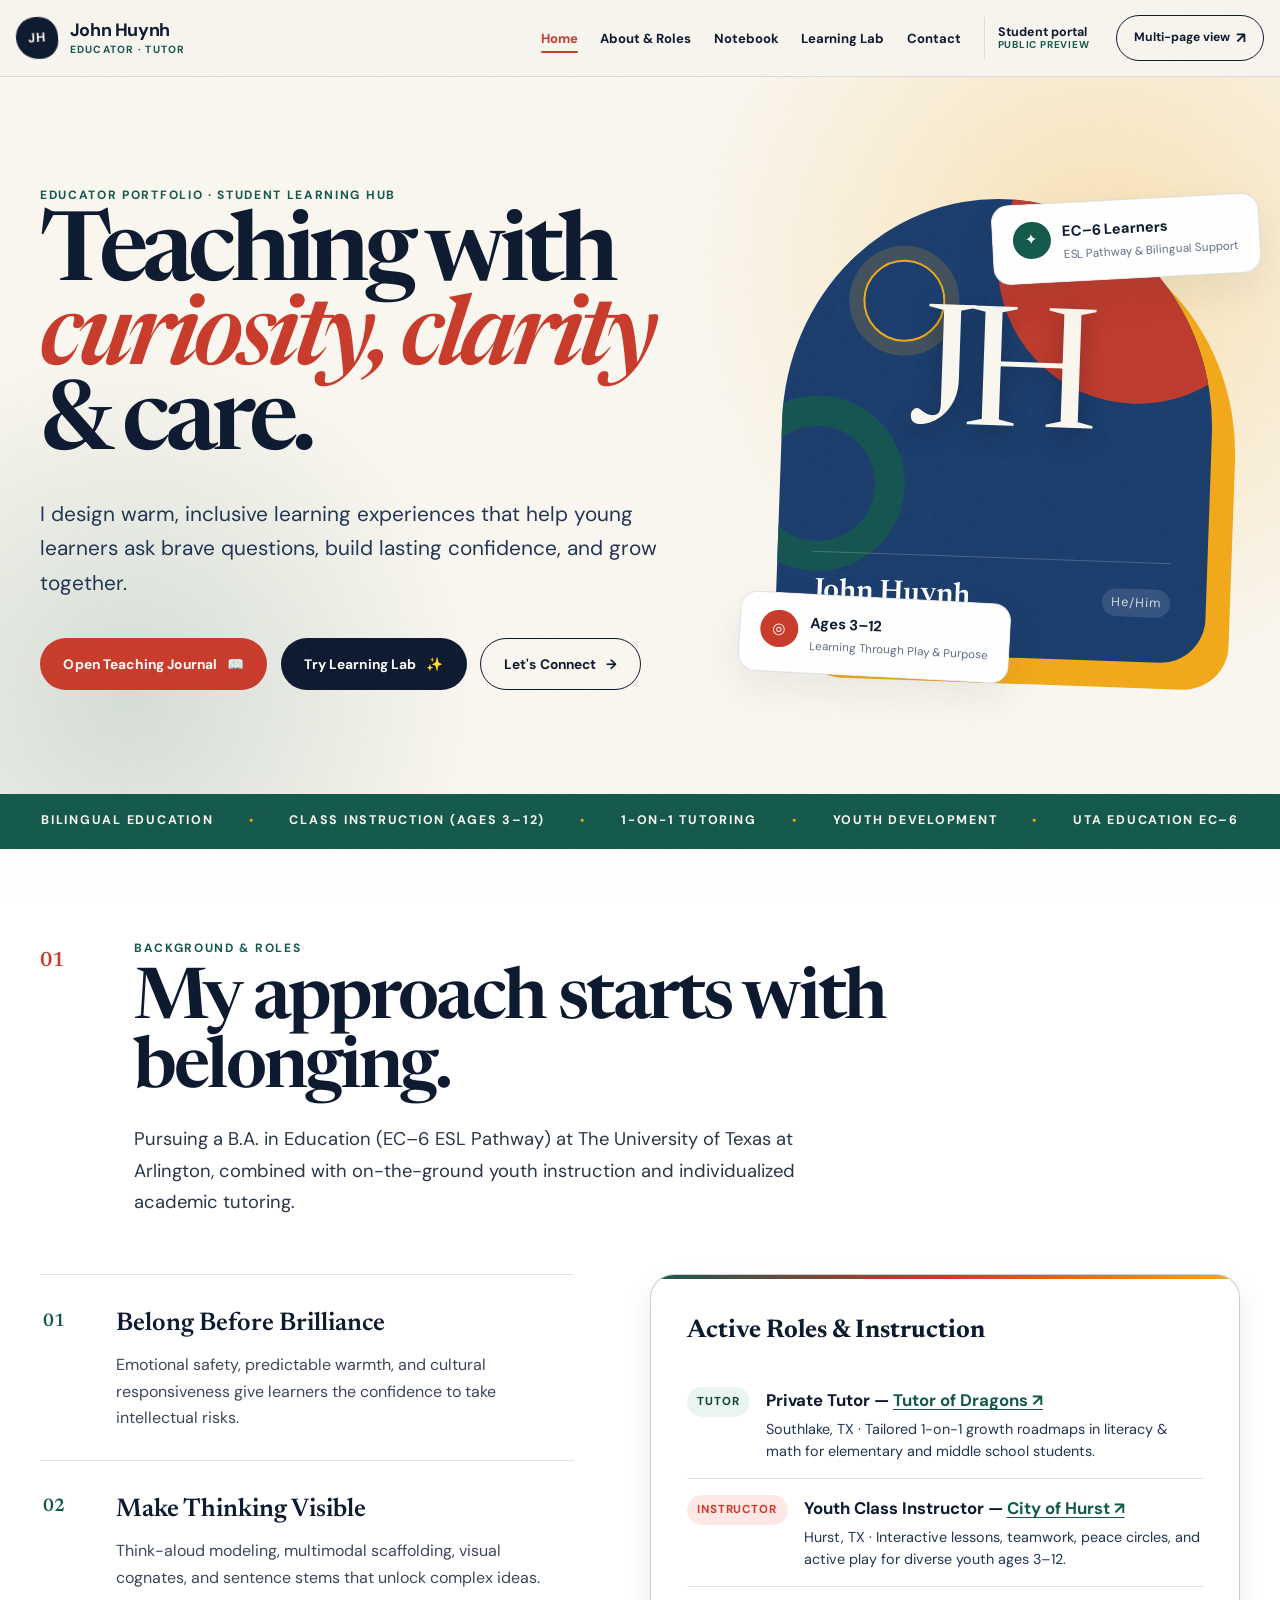
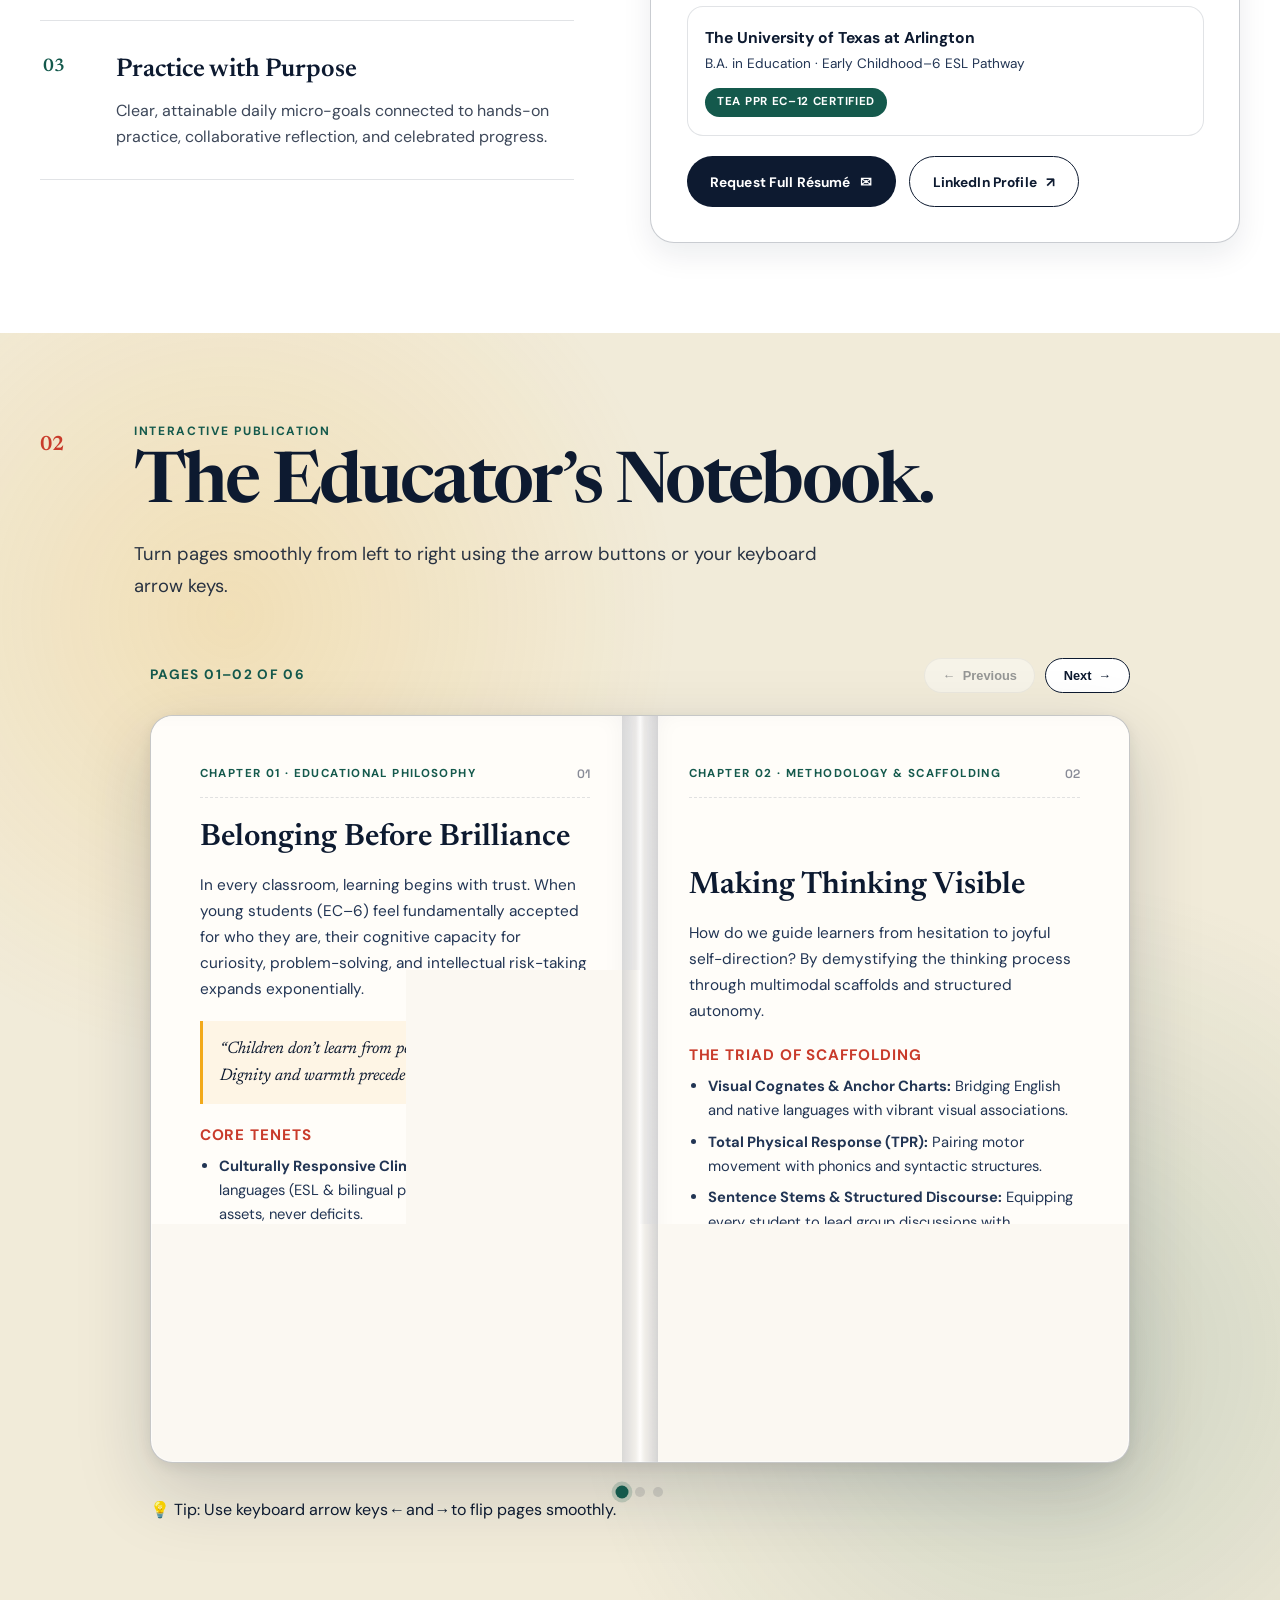
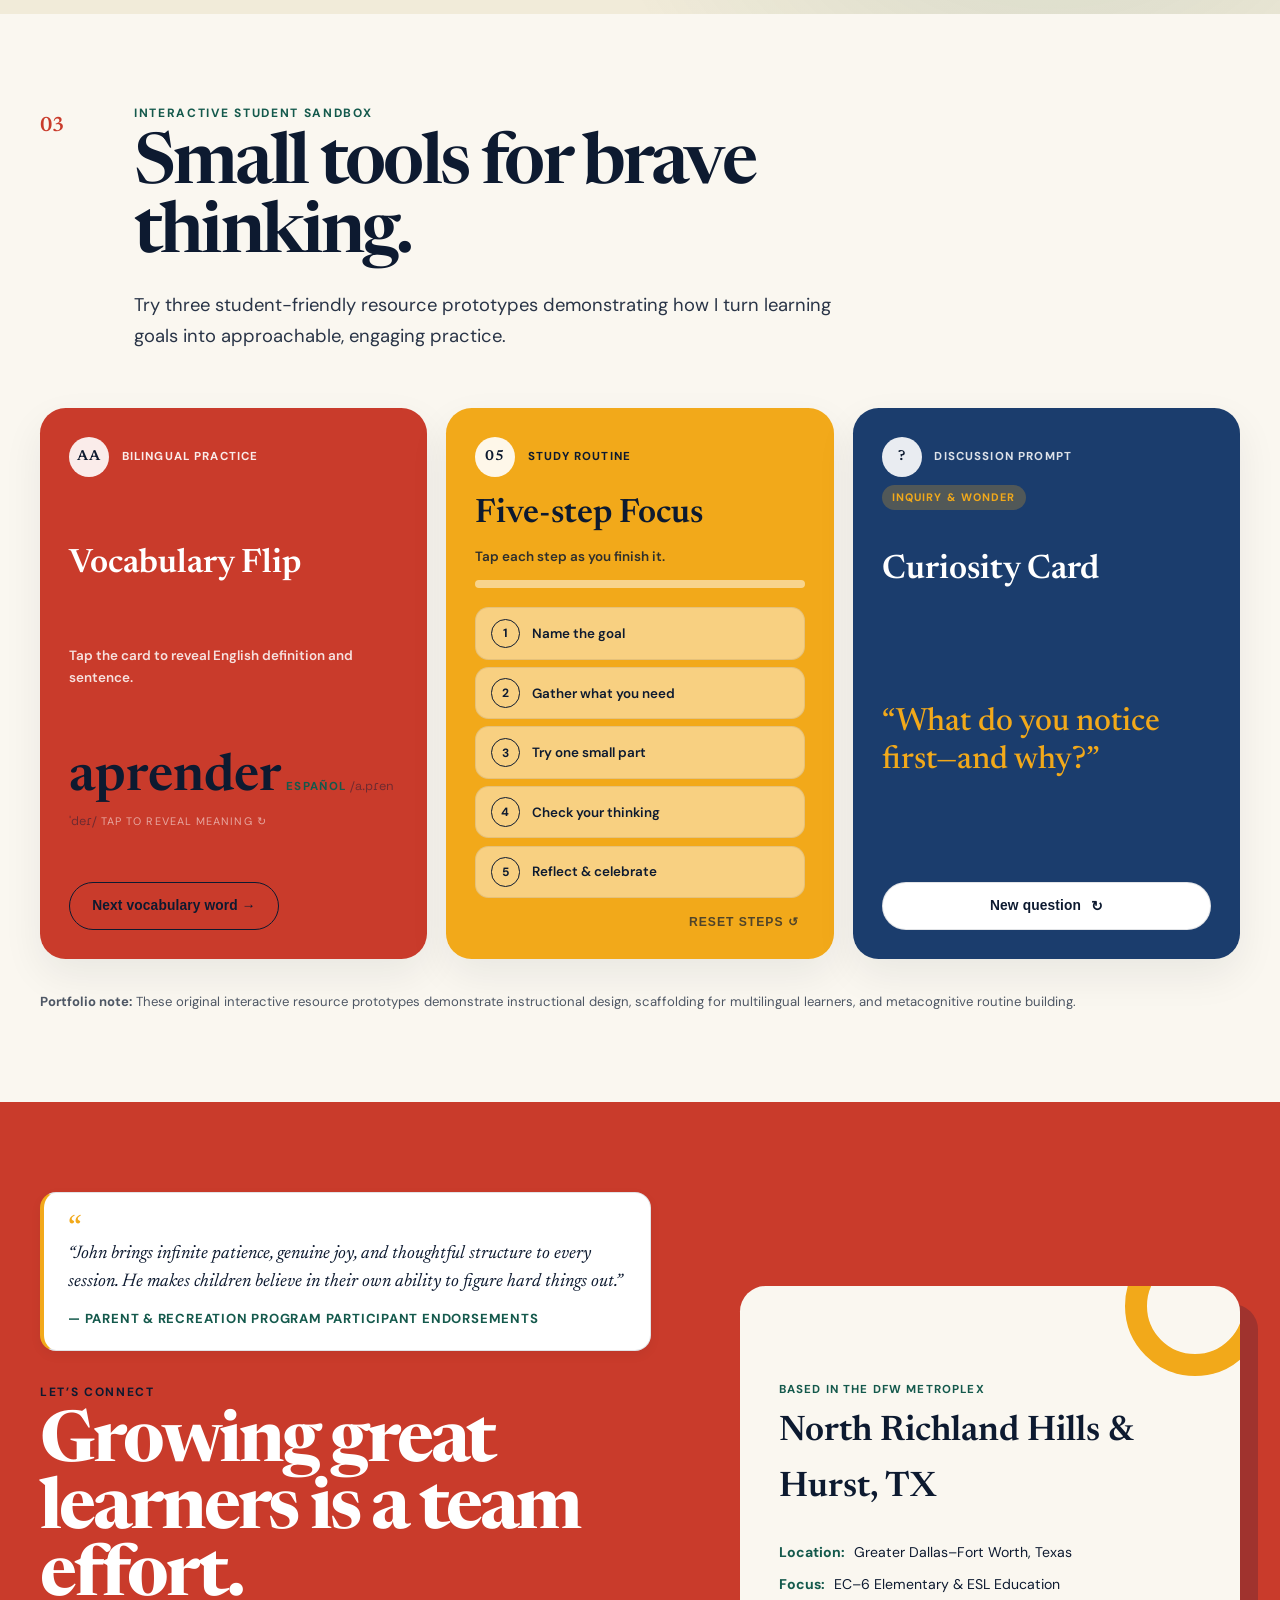
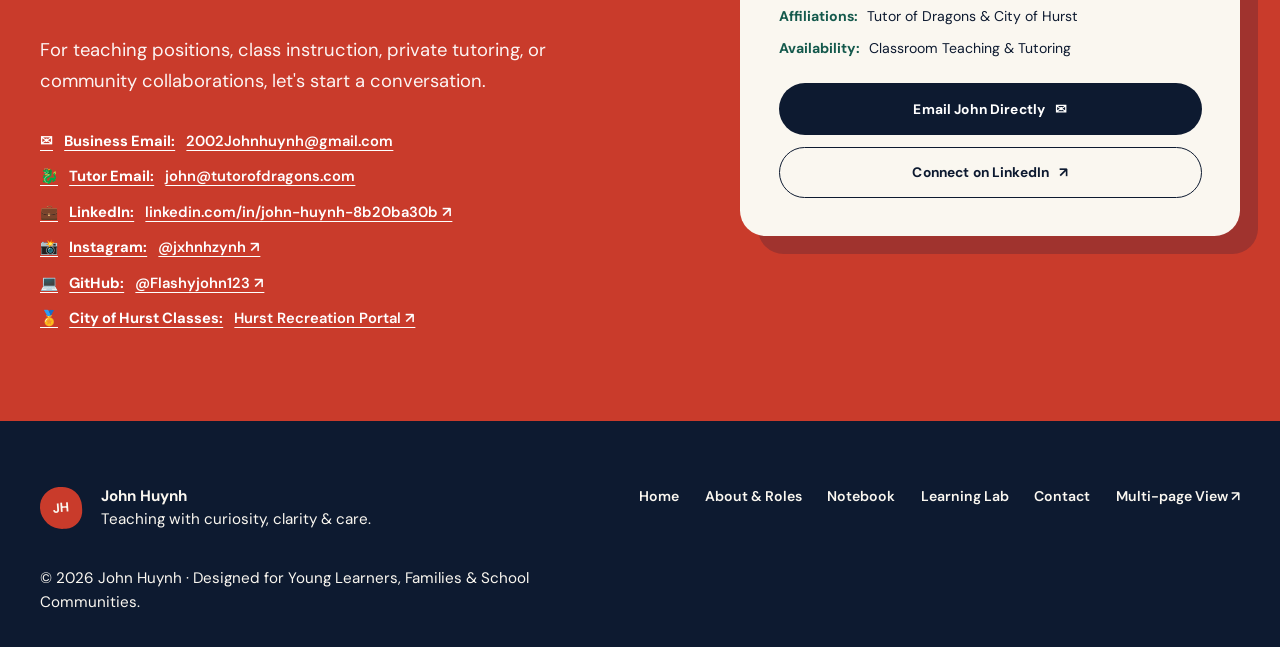
<file: index.html>
<!DOCTYPE html>
<html lang="en">
<head>
  <meta charset="utf-8" />
  <meta name="viewport" content="width=device-width, initial-scale=1" />
  <title>John Huynh — Educator &amp; Tutor Portfolio</title>
  <meta name="description" content="Explore John Huynh’s educator portfolio, interactive teaching journal, learning lab, background, and contact details." />
  <meta property="og:title" content="John Huynh — Educator &amp; Tutor Portfolio" />
  <meta property="og:description" content="Teaching with curiosity, clarity &amp; care. Bilingual EC–6 educator, class instructor, and private tutor." />
  <link rel="stylesheet" href="css/style.css" />
  <link rel="icon" href="data:image/svg+xml,<svg xmlns='http://www.w3.org/2000/svg' viewBox='0 0 100 100'><text y='.9em' font-size='90'>🎓</text></svg>" />
</head>
<body>
  <a class="skip-link" href="#main-content">Skip to content</a>

  <!-- SITE HEADER (Streamlined 5-Tab Navigation) -->
  <header class="site-header">
    <nav class="nav-shell" aria-label="Primary navigation">
      <a class="brand" href="index.html#home">
        <span class="brand-mark" aria-hidden="true">JH</span>
        <span class="brand-copy">
          <strong>John Huynh</strong>
          <small>Educator · Tutor</small>
        </span>
      </a>

      <button class="menu-toggle" type="button" aria-expanded="false" aria-controls="site-menu">
        <span class="sr-only">Open navigation</span>
        <span aria-hidden="true">Menu ☰</span>
      </button>

      <div class="nav-menu" id="site-menu">
        <div class="nav-links">
          <a href="#home" class="active" aria-current="page">Home</a>
          <a href="#about">About &amp; Roles</a>
          <a href="#book">Notebook</a>
          <a href="#projects">Learning Lab</a>
          <a href="#contact">Contact</a>
        </div>
        <a class="student-link" href="student.html">
          Student portal <small>Public preview</small>
        </a>
        <a class="format-link" href="multi.html" title="Switch to separate multi-page views">
          Multi-page view <span aria-hidden="true">↗</span>
        </a>
      </div>
    </nav>
  </header>

  <main id="main-content">
    <!-- 1. HERO SECTION -->
    <section class="hero section-block" id="home" aria-labelledby="hero-title">
      <div class="hero-grid content-shell">
        <div class="hero-copy">
          <p class="eyebrow">Educator portfolio · Student learning hub</p>
          <h1 id="hero-title">
            Teaching with<br />
            <em>curiosity, clarity</em><br />
            &amp; care.
          </h1>
          <p class="hero-lede">
            I design warm, inclusive learning experiences that help young learners ask brave questions, build lasting confidence, and grow together.
          </p>
          <div class="button-row">
            <a class="button button-coral" href="#book">
              Open Teaching Journal <span aria-hidden="true">📖</span>
            </a>
            <a class="button button-primary" href="#projects">
              Try Learning Lab <span aria-hidden="true">✨</span>
            </a>
            <a class="button button-ghost" href="#contact">
              Let's Connect <span aria-hidden="true">→</span>
            </a>
          </div>
        </div>

        <div class="hero-visual" aria-label="John Huynh, bilingual educator and tutor">
          <div class="portrait-card">
            <span class="portrait-sun" aria-hidden="true"></span>
            <span class="portrait-initials" aria-hidden="true">JH</span>
            <p>
              <strong>John Huynh</strong>
              <span>He/Him</span>
            </p>
          </div>
          <div class="note-card note-one">
            <span aria-hidden="true">✦</span>
            <strong>EC–6 Learners</strong>
            <small>ESL Pathway &amp; Bilingual Support</small>
          </div>
          <div class="note-card note-two">
            <span aria-hidden="true">◎</span>
            <strong>Ages 3–12</strong>
            <small>Learning Through Play &amp; Purpose</small>
          </div>
        </div>
      </div>

      <div class="hero-ribbon" aria-label="Professional focus">
        <span>Bilingual Education</span>
        <i>•</i>
        <span>Class Instruction (Ages 3–12)</span>
        <i>•</i>
        <span>1-on-1 Tutoring</span>
        <i>•</i>
        <span>Youth Development</span>
        <i>•</i>
        <span>UTA Education EC–6</span>
      </div>
    </section>

    <!-- 2. ABOUT & BACKGROUND (Unified Snapshot: Philosophy, Key Roles & Credentials) -->
    <section class="section-block about-section" id="about" aria-labelledby="about-title">
      <div class="content-shell">
        <header class="section-heading">
          <span class="section-number">01</span>
          <div>
            <p class="eyebrow">Background &amp; Roles</p>
            <h2 id="about-heading">My approach starts with belonging.</h2>
            <p class="section-intro">
              Pursuing a B.A. in Education (EC–6 ESL Pathway) at The University of Texas at Arlington, combined with on-the-ground youth instruction and individualized academic tutoring.
            </p>
          </div>
        </header>

        <div class="about-grid">
          <!-- Left: Teaching Principles -->
          <div class="principles-list">
            <article>
              <span>01</span>
              <div>
                <h3>Belong Before Brilliance</h3>
                <p>Emotional safety, predictable warmth, and cultural responsiveness give learners the confidence to take intellectual risks.</p>
              </div>
            </article>
            <article>
              <span>02</span>
              <div>
                <h3>Make Thinking Visible</h3>
                <p>Think-aloud modeling, multimodal scaffolding, visual cognates, and sentence stems that unlock complex ideas.</p>
              </div>
            </article>
            <article>
              <span>03</span>
              <div>
                <h3>Practice with Purpose</h3>
                <p>Clear, attainable daily micro-goals connected to hands-on practice, collaborative reflection, and celebrated progress.</p>
              </div>
            </article>
          </div>

          <!-- Right: Key Roles & Credentials Card -->
          <div class="compact-creds-card">
            <h3>Active Roles &amp; Instruction</h3>
            
            <div class="compact-role">
              <div class="compact-role-badge">Tutor</div>
              <div>
                <h4>Private Tutor — <a href="https://tutorofdragons.com/" target="_blank" rel="noopener noreferrer">Tutor of Dragons ↗</a></h4>
                <p>Southlake, TX · Tailored 1-on-1 growth roadmaps in literacy &amp; math for elementary and middle school students.</p>
              </div>
            </div>

            <div class="compact-role">
              <div class="compact-role-badge coral">Instructor</div>
              <div>
                <h4>Youth Class Instructor — <a href="https://txhurst.myvscloud.com/webtrac/web/splash.html?interfaceparameter=webtrac_1" target="_blank" rel="noopener noreferrer">City of Hurst ↗</a></h4>
                <p>Hurst, TX · Interactive lessons, teamwork, peace circles, and active play for diverse youth ages 3–12.</p>
              </div>
            </div>

            <div class="compact-edu-strip">
              <div>
                <strong>The University of Texas at Arlington</strong>
                <span>B.A. in Education · Early Childhood–6 ESL Pathway</span>
              </div>
              <span class="edu-tag">TEA PPR EC–12 Certified</span>
            </div>

            <div class="button-row" style="margin-top: 1.25rem;">
              <a class="button button-primary" href="mailto:2002Johnhuynh@gmail.com?subject=Request%20for%20John%20Huynh%20Resume">
                Request Full Résumé <span aria-hidden="true">✉</span>
              </a>
              <a class="button button-ghost" href="https://www.linkedin.com/in/john-huynh-8b20ba30b" target="_blank" rel="noopener noreferrer">
                LinkedIn Profile <span aria-hidden="true">↗</span>
              </a>
            </div>
          </div>
        </div>
      </div>
    </section>

    <!-- 3. INTERACTIVE FLIPBOOK (Flipping Teaching Journal) -->
    <section class="section-block book-section" id="book" aria-labelledby="book-title">
      <div class="content-shell">
        <header class="section-heading">
          <span class="section-number">02</span>
          <div>
            <p class="eyebrow">Interactive Publication</p>
            <h2 id="book-title">The Educator’s Notebook.</h2>
            <p class="section-intro">
              Turn pages smoothly from left to right using the arrow buttons or your keyboard arrow keys.
            </p>
          </div>
        </header>

        <div class="book-wrapper">
          <div class="book-controls-bar">
            <div class="book-meta" id="book-spread-label">
              Pages 01–02 of 06
            </div>
            <div class="book-nav-buttons">
              <button class="book-btn" id="book-prev" type="button" aria-label="Turn page left">
                <span aria-hidden="true">←</span> Previous
              </button>
              <button class="book-btn" id="book-next" type="button" aria-label="Turn page right">
                Next <span aria-hidden="true">→</span>
              </button>
            </div>
          </div>

          <!-- Book spread container -->
          <div class="book-container" id="interactive-book" role="region" aria-live="polite">
            <div class="book-spine-line" aria-hidden="true"></div>

            <!-- Page 1 (Left) -->
            <article class="book-page book-page-left" id="page-left">
              <!-- Injected by js/main.js -->
            </article>

            <!-- Page 2 (Right) -->
            <article class="book-page book-page-right" id="page-right">
              <!-- Injected by js/main.js -->
            </article>
          </div>

          <div class="book-indicators" id="book-dots" role="tablist" aria-label="Page navigation dots"></div>

          <div class="book-keyboard-hint">
            <span aria-hidden="true">💡</span> Tip: Use keyboard arrow keys <kbd>←</kbd> and <kbd>→</kbd> to flip pages smoothly.
          </div>
        </div>
      </div>
    </section>

    <!-- 4. LEARNING LAB (Interactive Student Sandbox: Vocab Flip, 5-Step Focus & Curiosity Deck) -->
    <section class="section-block lab-section" id="projects" aria-labelledby="lab-title">
      <div class="content-shell">
        <header class="section-heading">
          <span class="section-number">03</span>
          <div>
            <p class="eyebrow">Interactive Student Sandbox</p>
            <h2 id="lab-title">Small tools for brave thinking.</h2>
            <p class="section-intro">
              Try three student-friendly resource prototypes demonstrating how I turn learning goals into approachable, engaging practice.
            </p>
          </div>
        </header>

        <div class="lab-grid">
          <!-- Tool 1: Vocabulary Flip -->
          <article class="tool-card tool-vocab">
            <div class="tool-top">
              <span class="tool-icon" aria-hidden="true">Aa</span>
              <span>Bilingual Practice</span>
            </div>
            <h3>Vocabulary Flip</h3>
            <p class="tool-instruction">Tap the card to reveal English definition and sentence.</p>

            <div class="vocab-card-wrap">
              <div class="vocab-card" id="vocab-card" tabindex="0" role="button" aria-label="Vocabulary flashcard. Click to flip.">
                <div class="vocab-face vocab-front">
                  <span class="vocab-lang">Español · Spanish</span>
                  <div class="vocab-word">aprender</div>
                  <div class="vocab-meta">[ah-pren-DEHR] · verb</div>
                  <span class="vocab-prompt">Tap to flip ↻</span>
                </div>
                <div class="vocab-face vocab-back">
                  <span class="vocab-lang">English Meaning</span>
                  <div class="vocab-definition">To acquire knowledge or skill through study, experience, or being taught.</div>
                  <div class="vocab-example">“Every mistake helps our brains grow and learn something new.”</div>
                  <span class="vocab-prompt">Tap to flip back ↺</span>
                </div>
              </div>
            </div>

            <div class="tool-actions">
              <button class="button button-ghost" id="vocab-next-btn" type="button">Next vocabulary word →</button>
            </div>
          </article>

          <!-- Tool 2: Five-step Focus -->
          <article class="tool-card tool-focus">
            <div class="tool-top">
              <span class="tool-icon" aria-hidden="true">05</span>
              <span>Study Routine</span>
            </div>
            <h3>Five-step Focus</h3>
            <p class="tool-instruction">Tap each step as you finish it.</p>
            
            <div class="focus-progress" role="progressbar" aria-valuemin="0" aria-valuemax="5" aria-valuenow="0" aria-label="0 of 5 study steps complete">
              <span style="width: 0%"></span>
            </div>

            <ol class="focus-list">
              <li>
                <button type="button">
                  <span aria-hidden="true">1</span> Name the goal
                </button>
              </li>
              <li>
                <button type="button">
                  <span aria-hidden="true">2</span> Gather what you need
                </button>
              </li>
              <li>
                <button type="button">
                  <span aria-hidden="true">3</span> Try one small part
                </button>
              </li>
              <li>
                <button type="button">
                  <span aria-hidden="true">4</span> Check your thinking
                </button>
              </li>
              <li>
                <button type="button">
                  <span aria-hidden="true">5</span> Reflect &amp; celebrate
                </button>
              </li>
            </ol>

            <div class="focus-reset-row">
              <button class="focus-reset-btn" id="focus-reset" type="button">Reset Steps ↺</button>
            </div>
          </article>

          <!-- Tool 3: Curiosity Cards -->
          <article class="tool-card tool-prompt">
            <div>
              <div class="tool-top">
                <span class="tool-icon" aria-hidden="true">?</span>
                <span>Discussion Prompt</span>
              </div>
              <span class="prompt-badge" id="prompt-badge">Inquiry &amp; Wonder</span>
            </div>
            
            <h3>Curiosity Card</h3>
            <blockquote>“What do you notice first—and why?”</blockquote>
            
            <button class="button button-light" id="prompt-next-btn" type="button">
              New question <span aria-hidden="true">↻</span>
            </button>
          </article>
        </div>

        <p class="content-note">
          <strong>Portfolio note:</strong> These original interactive resource prototypes demonstrate instructional design, scaffolding for multilingual learners, and metacognitive routine building.
        </p>
      </div>
    </section>

    <!-- 5. TESTIMONIAL & CONTACT (Consolidated Connection Hub) -->
    <section class="section-block contact-section" id="contact" aria-labelledby="contact-title">
      <div class="content-shell contact-grid">
        <div>
          <div class="quote-mini">
            <span class="quote-mark" aria-hidden="true">“</span>
            <p>
              “John brings infinite patience, genuine joy, and thoughtful structure to every session. He makes children believe in their own ability to figure hard things out.”
            </p>
            <small>— Parent &amp; Recreation Program Participant Endorsements</small>
          </div>

          <p class="eyebrow" style="margin-top: 2rem;">Let’s connect</p>
          <h2 id="contact-title">Growing great learners is a team effort.</h2>
          <p class="contact-desc">
            For teaching positions, class instruction, private tutoring, or community collaborations, let's start a conversation.
          </p>
          
          <div class="contact-channels">
            <a class="channel-link" href="mailto:2002Johnhuynh@gmail.com">
              <span>✉</span> <strong>Business Email:</strong> 2002Johnhuynh@gmail.com
            </a>
            <a class="channel-link" href="mailto:john@tutorofdragons.com">
              <span>🐉</span> <strong>Tutor Email:</strong> john@tutorofdragons.com
            </a>
            <a class="channel-link" href="https://www.linkedin.com/in/john-huynh-8b20ba30b" target="_blank" rel="noopener noreferrer">
              <span>💼</span> <strong>LinkedIn:</strong> linkedin.com/in/john-huynh-8b20ba30b ↗
            </a>
            <a class="channel-link" href="https://instagram.com/jxhnhzynh" target="_blank" rel="noopener noreferrer">
              <span>📸</span> <strong>Instagram:</strong> @jxhnhzynh ↗
            </a>
            <a class="channel-link" href="https://github.com/Flashyjohn123" target="_blank" rel="noopener noreferrer">
              <span>💻</span> <strong>GitHub:</strong> @Flashyjohn123 ↗
            </a>
            <a class="channel-link" href="https://txhurst.myvscloud.com/webtrac/web/splash.html?interfaceparameter=webtrac_1" target="_blank" rel="noopener noreferrer">
              <span>🏅</span> <strong>City of Hurst Classes:</strong> Hurst Recreation Portal ↗
            </a>
          </div>
        </div>

        <div class="contact-card">
          <span class="contact-orbit" aria-hidden="true"></span>
          <p>Based in the DFW Metroplex</p>
          <h3>North Richland Hills &amp; Hurst, TX</h3>

          <ul class="contact-info-list">
            <li><span>Location:</span> Greater Dallas–Fort Worth, Texas</li>
            <li><span>Focus:</span> EC–6 Elementary &amp; ESL Education</li>
            <li><span>Affiliations:</span> Tutor of Dragons &amp; City of Hurst</li>
            <li><span>Availability:</span> Classroom Teaching &amp; Tutoring</li>
          </ul>

          <div style="display: grid; gap: 0.75rem; margin-top: 1.5rem;">
            <a class="button button-primary" href="mailto:2002Johnhuynh@gmail.com?subject=Connecting%20with%20John%20Huynh">
              Email John Directly <span aria-hidden="true">✉</span>
            </a>
            <a class="button button-ghost" href="https://www.linkedin.com/in/john-huynh-8b20ba30b" target="_blank" rel="noopener noreferrer">
              Connect on LinkedIn <span aria-hidden="true">↗</span>
            </a>
          </div>
        </div>
      </div>
    </section>
  </main>

  <!-- FOOTER -->
  <footer class="site-footer">
    <div class="footer-shell">
      <div>
        <span class="brand-mark" aria-hidden="true">JH</span>
        <p>
          <strong>John Huynh</strong><br />
          Teaching with curiosity, clarity &amp; care.
        </p>
      </div>

      <div class="footer-links">
        <a href="#home">Home</a>
        <a href="#about">About &amp; Roles</a>
        <a href="#book">Notebook</a>
        <a href="#projects">Learning Lab</a>
        <a href="#contact">Contact</a>
        <a href="multi.html">Multi-page View ↗</a>
      </div>

      <p class="copyright">
        © 2026 John Huynh · Designed for Young Learners, Families &amp; School Communities.
      </p>
    </div>
  </footer>

  <script src="js/main.js"></script>
</body>
</html>
</file>
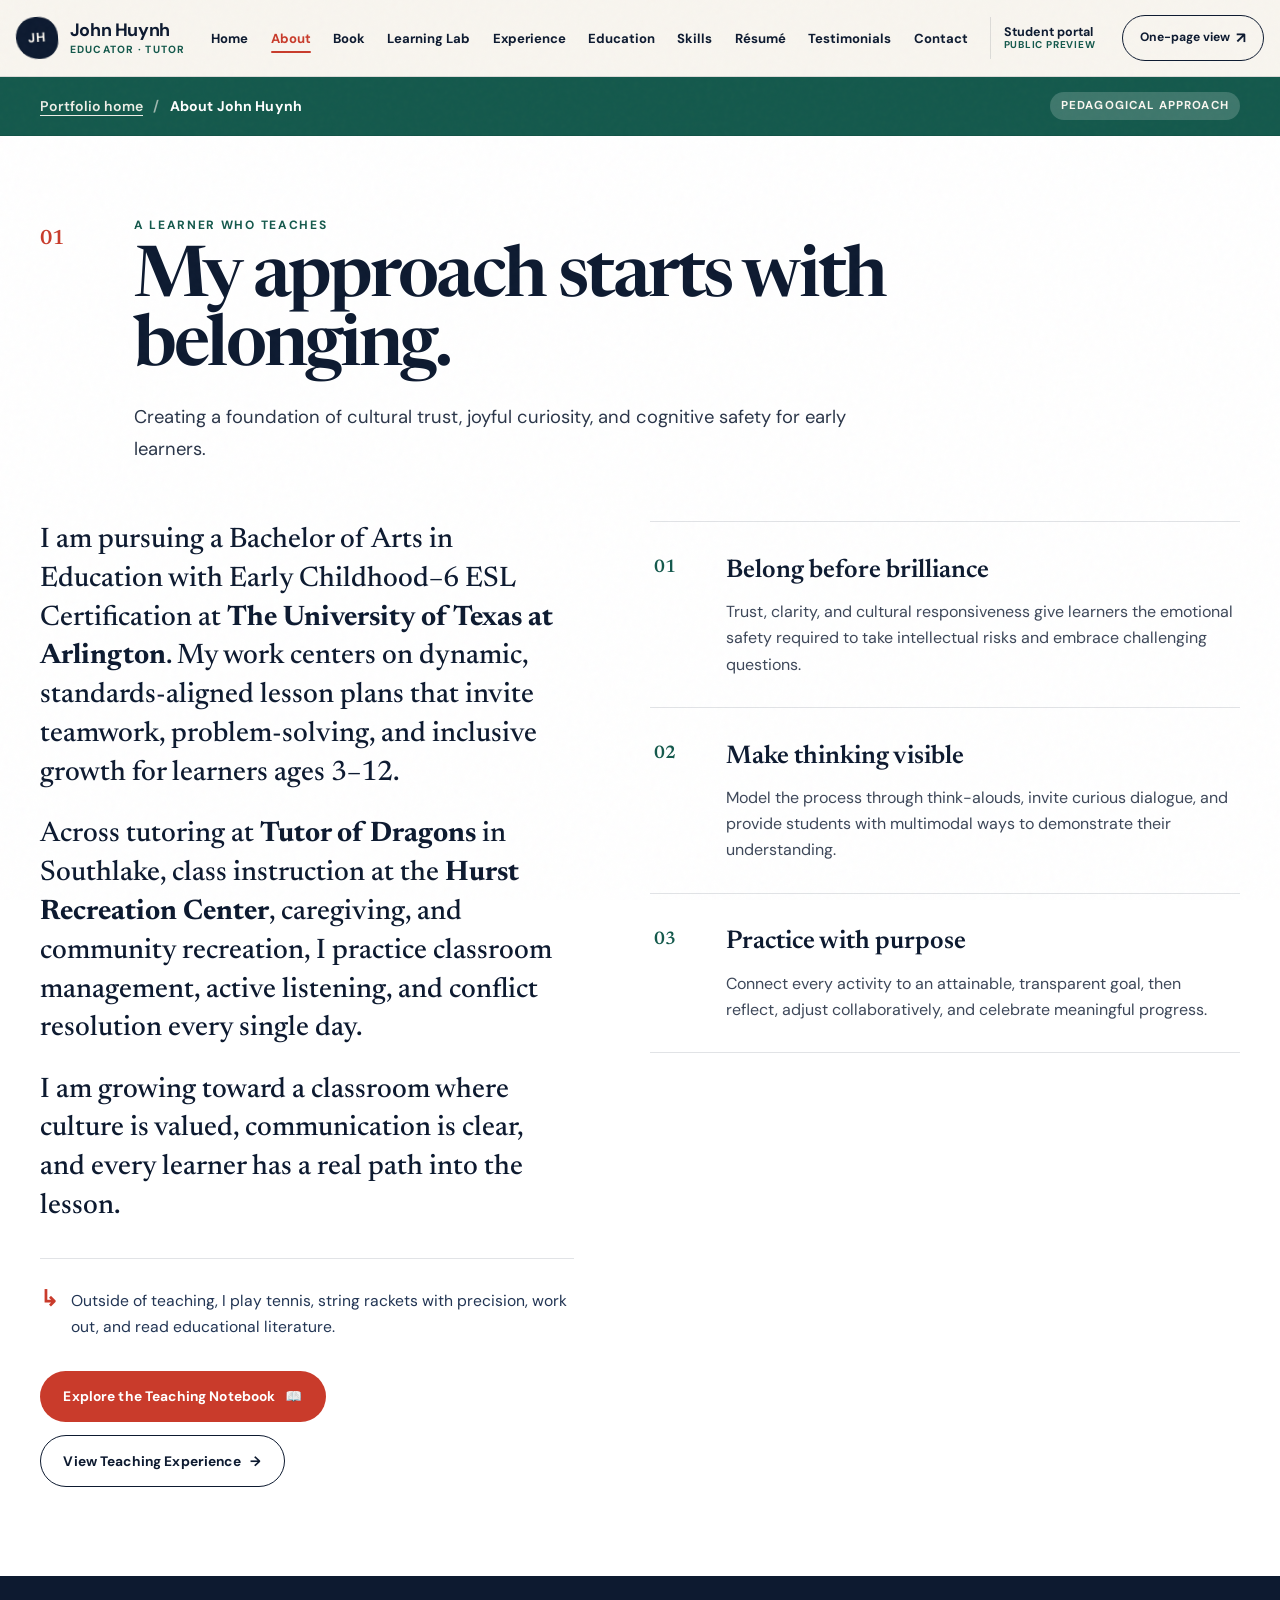
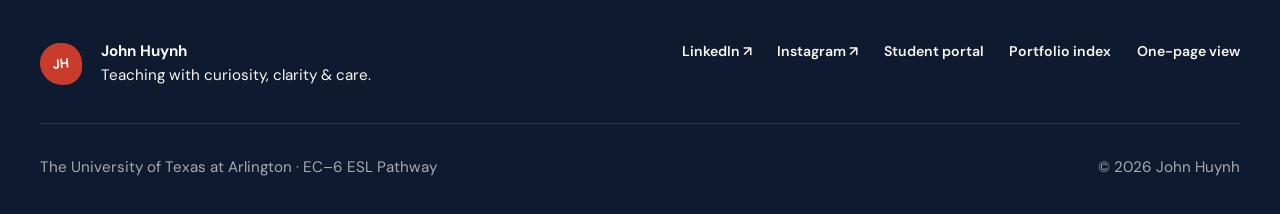
<file: about.html>
<!DOCTYPE html>
<html lang="en">
<head>
  <meta charset="utf-8" />
  <meta name="viewport" content="width=device-width, initial-scale=1" />
  <title>About | John Huynh — Educator &amp; Tutor</title>
  <meta name="description" content="Learn about John Huynh’s educational philosophy, classroom management approach, and bilingual preparation at UT Arlington." />
  <link rel="stylesheet" href="css/style.css" />
  <link rel="icon" href="data:image/svg+xml,<svg xmlns='http://www.w3.org/2000/svg' viewBox='0 0 100 100'><text y='.9em' font-size='90'>🎓</text></svg>" />
</head>
<body>
  <a class="skip-link" href="#main-content">Skip to content</a>

  <!-- SITE HEADER (Matching image-1.png) -->
  <header class="site-header">
    <nav class="nav-shell" aria-label="Primary navigation">
      <a class="brand" href="multi.html">
        <span class="brand-mark" aria-hidden="true">JH</span>
        <span class="brand-copy">
          <strong>John Huynh</strong>
          <small>Educator · Tutor</small>
        </span>
      </a>

      <button class="menu-toggle" type="button" aria-expanded="false" aria-controls="site-menu">
        <span class="sr-only">Open navigation</span>
        <span aria-hidden="true">Menu ☰</span>
      </button>

      <div class="nav-menu" id="site-menu">
        <div class="nav-links">
          <a href="multi.html">Home</a>
          <a href="about.html" class="active" aria-current="page">About</a>
          <a href="book.html">Book</a>
          <a href="learning-lab.html">Learning Lab</a>
          <a href="experience.html">Experience</a>
          <a href="education.html">Education</a>
          <a href="skills.html">Skills</a>
          <a href="resume.html">Résumé</a>
          <a href="testimonials.html">Testimonials</a>
          <a href="contact.html">Contact</a>
        </div>
        <a class="student-link" href="student.html">
          Student portal <small>Public preview</small>
        </a>
        <a class="format-link" href="index.html#about" title="View on continuous one-page format">
          One-page view <span aria-hidden="true">↗</span>
        </a>
      </div>
    </nav>
  </header>

  <main id="main-content" class="multi-main">
    <!-- TEAL BREADCRUMB BANNER (As shown in image-1.png) -->
    <div class="page-banner">
      <div class="content-shell">
        <a href="multi.html">Portfolio home</a>
        <span class="banner-sep" aria-hidden="true">/</span>
        <strong>About John Huynh</strong>
        <span class="banner-tag">Pedagogical Approach</span>
      </div>
    </div>

    <!-- ABOUT SECTION CONTENT -->
    <section class="section-block about-section" id="about">
      <div class="content-shell">
        <header class="section-heading">
          <span class="section-number">01</span>
          <div>
            <p class="eyebrow">A learner who teaches</p>
            <h2>My approach starts with belonging.</h2>
            <p class="section-intro">
              Creating a foundation of cultural trust, joyful curiosity, and cognitive safety for early learners.
            </p>
          </div>
        </header>

        <div class="about-grid">
          <div class="about-copy">
            <p>
              I am pursuing a Bachelor of Arts in Education with Early Childhood–6 ESL Certification at <strong>The University of Texas at Arlington</strong>. My work centers on dynamic, standards-aligned lesson plans that invite teamwork, problem-solving, and inclusive growth for learners ages 3–12.
            </p>
            <p>
              Across tutoring at <strong>Tutor of Dragons</strong> in Southlake, class instruction at the <strong>Hurst Recreation Center</strong>, caregiving, and community recreation, I practice classroom management, active listening, and conflict resolution every single day.
            </p>
            <p>
              I am growing toward a classroom where culture is valued, communication is clear, and every learner has a real path into the lesson.
            </p>
            <p class="human-note">
              <span aria-hidden="true">↳</span>
              Outside of teaching, I play tennis, string rackets with precision, work out, and read educational literature.
            </p>

            <div class="button-row" style="margin-top: 2rem;">
              <a class="button button-coral" href="book.html">
                Explore the Teaching Notebook <span aria-hidden="true">📖</span>
              </a>
              <a class="button button-ghost" href="experience.html">
                View Teaching Experience <span aria-hidden="true">→</span>
              </a>
            </div>
          </div>

          <div class="principles-list">
            <article>
              <span>01</span>
              <div>
                <h3>Belong before brilliance</h3>
                <p>Trust, clarity, and cultural responsiveness give learners the emotional safety required to take intellectual risks and embrace challenging questions.</p>
              </div>
            </article>
            <article>
              <span>02</span>
              <div>
                <h3>Make thinking visible</h3>
                <p>Model the process through think-alouds, invite curious dialogue, and provide students with multimodal ways to demonstrate their understanding.</p>
              </div>
            </article>
            <article>
              <span>03</span>
              <div>
                <h3>Practice with purpose</h3>
                <p>Connect every activity to an attainable, transparent goal, then reflect, adjust collaboratively, and celebrate meaningful progress.</p>
              </div>
            </article>
          </div>
        </div>
      </div>
    </section>
  </main>

  <!-- FOOTER -->
  <footer class="site-footer">
    <div class="footer-shell">
      <div>
        <span class="brand-mark" aria-hidden="true">JH</span>
        <p>
          <strong>John Huynh</strong><br />
          Teaching with curiosity, clarity &amp; care.
        </p>
      </div>

      <div class="footer-links">
        <a href="https://www.linkedin.com/in/john-huynh-8b20ba30b" target="_blank" rel="noreferrer">LinkedIn ↗</a>
        <a href="https://instagram.com/jxhnhzynh" target="_blank" rel="noreferrer">Instagram ↗</a>
        <a href="student.html">Student portal</a>
        <a href="multi.html">Portfolio index</a>
        <a href="index.html#about">One-page view</a>
      </div>

      <p class="footer-note">
        <span>The University of Texas at Arlington · EC–6 ESL Pathway</span>
        <span>© 2026 John Huynh</span>
      </p>
    </div>
  </footer>

  <script src="js/main.js"></script>
</body>
</html>
</file>
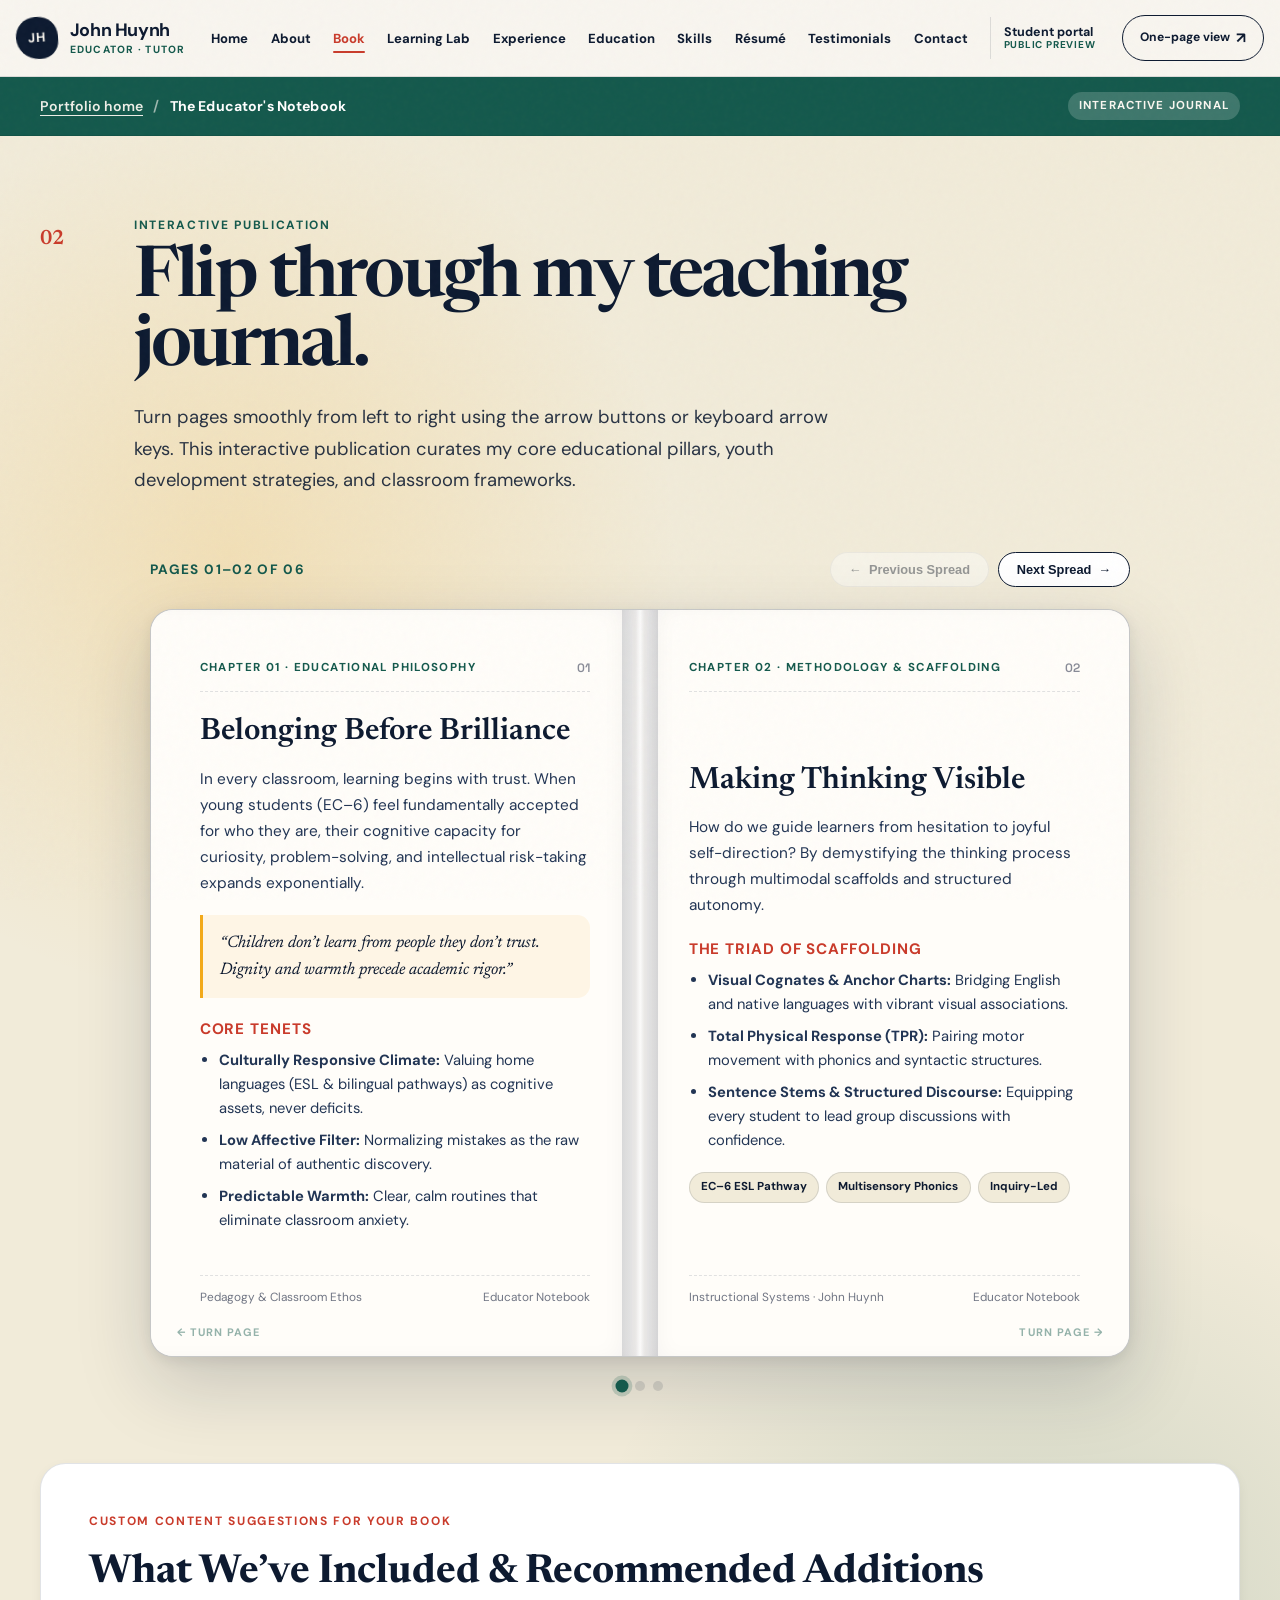
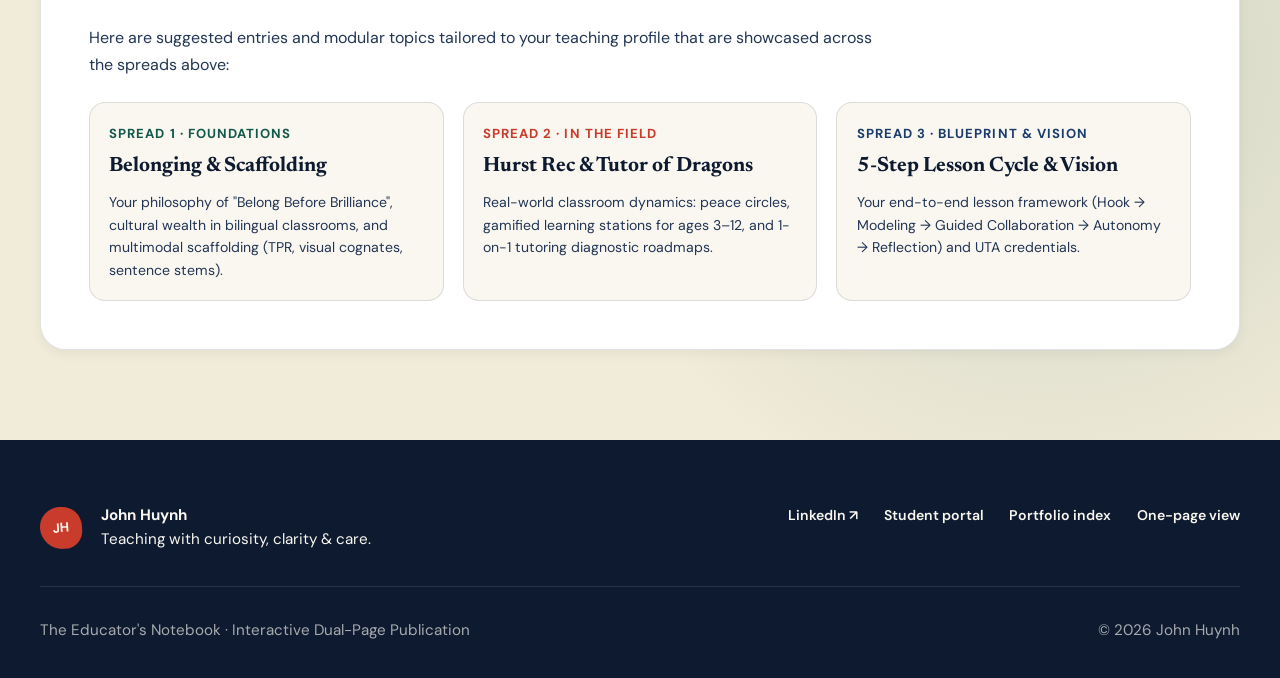
<file: book.html>
<!DOCTYPE html>
<html lang="en">
<head>
  <meta charset="utf-8" />
  <meta name="viewport" content="width=device-width, initial-scale=1" />
  <title>The Educator's Notebook | John Huynh</title>
  <meta name="description" content="Flip through John Huynh’s interactive teaching notebook with pedagogical philosophy, tutoring methodologies, and lesson frameworks." />
  <link rel="stylesheet" href="css/style.css" />
  <link rel="icon" href="data:image/svg+xml,<svg xmlns='http://www.w3.org/2000/svg' viewBox='0 0 100 100'><text y='.9em' font-size='90'>📖</text></svg>" />
</head>
<body>
  <a class="skip-link" href="#main-content">Skip to content</a>

  <!-- SITE HEADER (Matching image-1.png) -->
  <header class="site-header">
    <nav class="nav-shell" aria-label="Primary navigation">
      <a class="brand" href="multi.html">
        <span class="brand-mark" aria-hidden="true">JH</span>
        <span class="brand-copy">
          <strong>John Huynh</strong>
          <small>Educator · Tutor</small>
        </span>
      </a>

      <button class="menu-toggle" type="button" aria-expanded="false" aria-controls="site-menu">
        <span class="sr-only">Open navigation</span>
        <span aria-hidden="true">Menu ☰</span>
      </button>

      <div class="nav-menu" id="site-menu">
        <div class="nav-links">
          <a href="multi.html">Home</a>
          <a href="about.html">About</a>
          <a href="book.html" class="active" aria-current="page">Book</a>
          <a href="learning-lab.html">Learning Lab</a>
          <a href="experience.html">Experience</a>
          <a href="education.html">Education</a>
          <a href="skills.html">Skills</a>
          <a href="resume.html">Résumé</a>
          <a href="testimonials.html">Testimonials</a>
          <a href="contact.html">Contact</a>
        </div>
        <a class="student-link" href="student.html">
          Student portal <small>Public preview</small>
        </a>
        <a class="format-link" href="index.html#book" title="View on continuous one-page format">
          One-page view <span aria-hidden="true">↗</span>
        </a>
      </div>
    </nav>
  </header>

  <main id="main-content" class="multi-main">
    <!-- TEAL BREADCRUMB BANNER (As shown in image-1.png) -->
    <div class="page-banner">
      <div class="content-shell">
        <a href="multi.html">Portfolio home</a>
        <span class="banner-sep" aria-hidden="true">/</span>
        <strong>The Educator's Notebook</strong>
        <span class="banner-tag">Interactive Journal</span>
      </div>
    </div>

    <!-- BOOK SECTION -->
    <section class="section-block book-section" id="book">
      <div class="content-shell">
        <header class="section-heading">
          <span class="section-number">02</span>
          <div>
            <p class="eyebrow">Interactive Publication</p>
            <h2>Flip through my teaching journal.</h2>
            <p class="section-intro">
              Turn pages smoothly from left to right using the arrow buttons or keyboard arrow keys. This interactive publication curates my core educational pillars, youth development strategies, and classroom frameworks.
            </p>
          </div>
        </header>

        <div class="book-wrapper">
          <div class="book-controls-bar">
            <div class="book-meta" id="book-spread-label">
              Pages 01–02 of 06
            </div>
            <div class="book-nav-buttons">
              <button class="book-btn" id="book-prev" type="button" aria-label="Turn page left">
                <span aria-hidden="true">←</span> Previous Spread
              </button>
              <button class="book-btn" id="book-next" type="button" aria-label="Turn page right">
                Next Spread <span aria-hidden="true">→</span>
              </button>
            </div>
          </div>

          <!-- 3D Open Book Container -->
          <div class="book-container" id="interactive-book">
            <div class="book-spine-line" aria-hidden="true"></div>
            <div class="book-page book-page-left">
              <!-- Injected by js/main.js -->
            </div>
            <div class="book-page book-page-right">
              <!-- Injected by js/main.js -->
            </div>
          </div>

          <div class="book-indicators" id="book-dots" role="tablist" aria-label="Page navigation dots">
            <!-- Injected by js/main.js -->
          </div>
        </div>

        <!-- Curated Suggestions for John's Book -->
        <div style="margin-top: 4.5rem; background: var(--white); border: 1px solid var(--line); border-radius: 1.6rem; padding: clamp(1.8rem, 4vw, 3rem); box-shadow: var(--shadow-sm);">
          <p class="eyebrow" style="color: var(--coral);">Custom Content Suggestions For Your Book</p>
          <h3 style="font-family: var(--serif); font-size: clamp(1.8rem, 3.5vw, 2.5rem); margin: 0 0 1.2rem; color: var(--ink);">
            What We’ve Included &amp; Recommended Additions
          </h3>
          <p style="line-height: 1.7; color: var(--ink-light); max-width: 800px;">
            Here are suggested entries and modular topics tailored to your teaching profile that are showcased across the spreads above:
          </p>

          <div style="display: grid; grid-template-columns: repeat(auto-fit, minmax(280px, 1fr)); gap: 1.2rem; margin-top: 1.5rem;">
            <div style="padding: 1.2rem; background: var(--paper); border-radius: 1rem; border: 1px solid var(--line);">
              <strong style="color: var(--teal); font-size: 0.82rem; text-transform: uppercase; letter-spacing: 0.08em; display: block; margin-bottom: 0.4rem;">Spread 1 · Foundations</strong>
              <h4 style="font-family: var(--serif); font-size: 1.3rem; margin: 0 0 0.5rem;">Belonging &amp; Scaffolding</h4>
              <p style="font-size: 0.88rem; margin: 0; line-height: 1.6; color: var(--ink-light);">
                Your philosophy of "Belong Before Brilliance", cultural wealth in bilingual classrooms, and multimodal scaffolding (TPR, visual cognates, sentence stems).
              </p>
            </div>

            <div style="padding: 1.2rem; background: var(--paper); border-radius: 1rem; border: 1px solid var(--line);">
              <strong style="color: var(--coral); font-size: 0.82rem; text-transform: uppercase; letter-spacing: 0.08em; display: block; margin-bottom: 0.4rem;">Spread 2 · In the Field</strong>
              <h4 style="font-family: var(--serif); font-size: 1.3rem; margin: 0 0 0.5rem;">Hurst Rec &amp; Tutor of Dragons</h4>
              <p style="font-size: 0.88rem; margin: 0; line-height: 1.6; color: var(--ink-light);">
                Real-world classroom dynamics: peace circles, gamified learning stations for ages 3–12, and 1-on-1 tutoring diagnostic roadmaps.
              </p>
            </div>

            <div style="padding: 1.2rem; background: var(--paper); border-radius: 1rem; border: 1px solid var(--line);">
              <strong style="color: var(--indigo); font-size: 0.82rem; text-transform: uppercase; letter-spacing: 0.08em; display: block; margin-bottom: 0.4rem;">Spread 3 · Blueprint &amp; Vision</strong>
              <h4 style="font-family: var(--serif); font-size: 1.3rem; margin: 0 0 0.5rem;">5-Step Lesson Cycle &amp; Vision</h4>
              <p style="font-size: 0.88rem; margin: 0; line-height: 1.6; color: var(--ink-light);">
                Your end-to-end lesson framework (Hook → Modeling → Guided Collaboration → Autonomy → Reflection) and UTA credentials.
              </p>
            </div>
          </div>
        </div>
      </div>
    </section>
  </main>

  <!-- FOOTER -->
  <footer class="site-footer">
    <div class="footer-shell">
      <div>
        <span class="brand-mark" aria-hidden="true">JH</span>
        <p>
          <strong>John Huynh</strong><br />
          Teaching with curiosity, clarity &amp; care.
        </p>
      </div>

      <div class="footer-links">
        <a href="https://www.linkedin.com/in/john-huynh-8b20ba30b" target="_blank" rel="noreferrer">LinkedIn ↗</a>
        <a href="student.html">Student portal</a>
        <a href="multi.html">Portfolio index</a>
        <a href="index.html#book">One-page view</a>
      </div>

      <p class="footer-note">
        <span>The Educator's Notebook · Interactive Dual-Page Publication</span>
        <span>© 2026 John Huynh</span>
      </p>
    </div>
  </footer>

  <script src="js/main.js"></script>
</body>
</html>
</file>
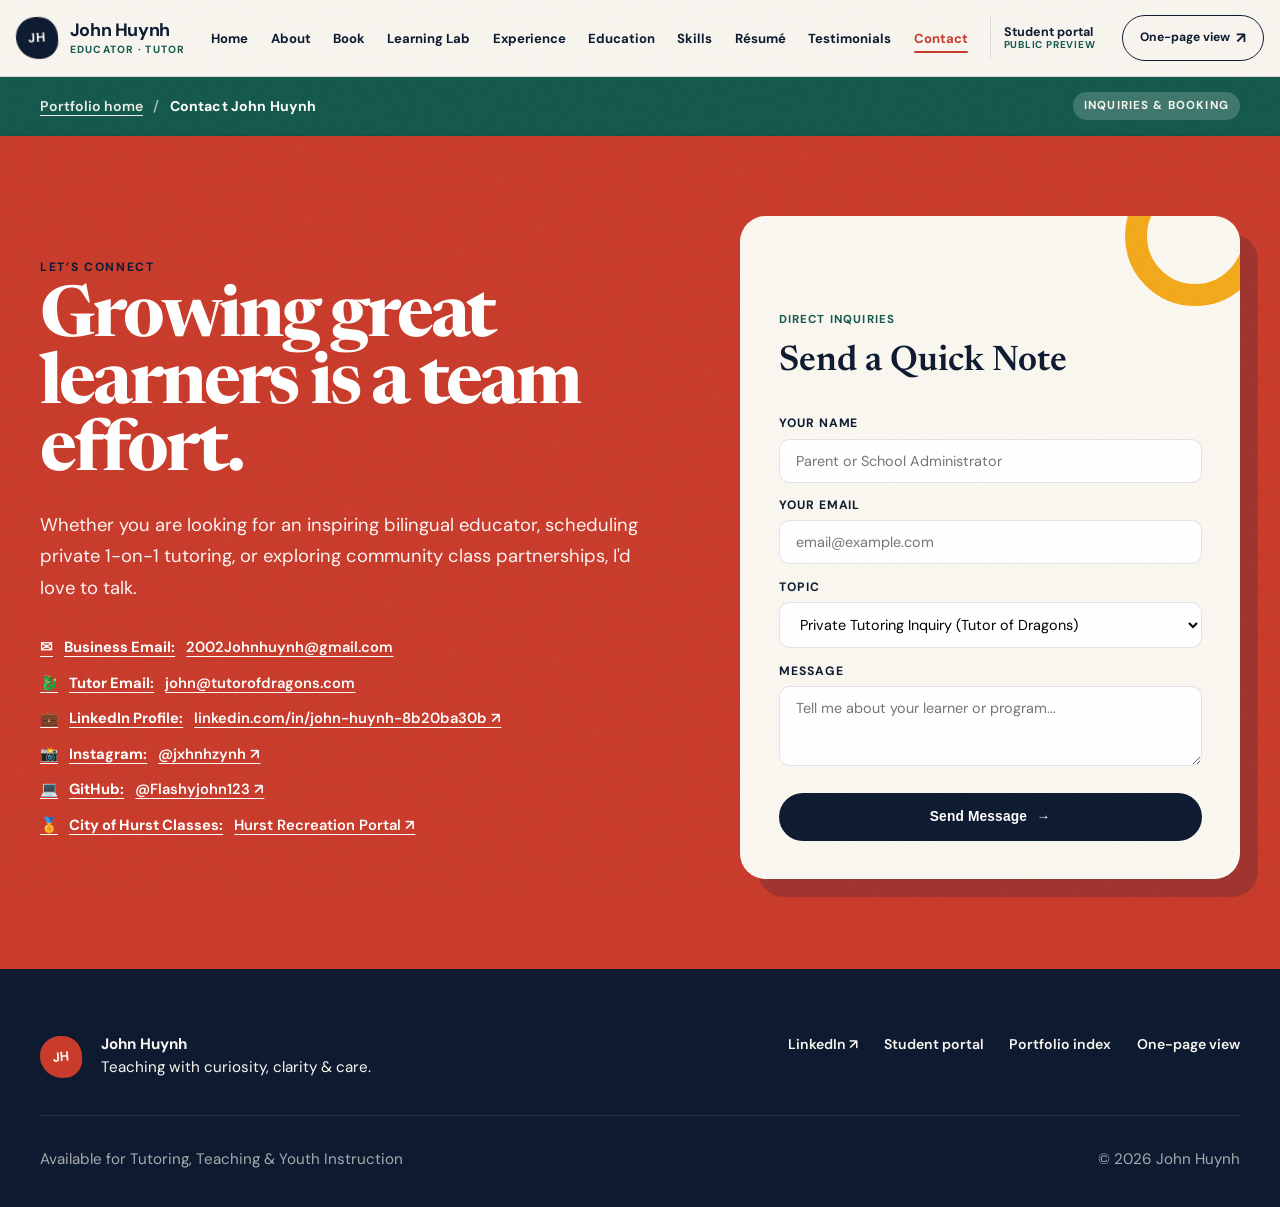
<file: contact.html>
<!DOCTYPE html>
<html lang="en">
<head>
  <meta charset="utf-8" />
  <meta name="viewport" content="width=device-width, initial-scale=1" />
  <title>Contact &amp; Connect | John Huynh — Educator &amp; Tutor</title>
  <meta name="description" content="Get in touch with John Huynh for teaching roles, tutoring sessions at Tutor of Dragons, and youth classes in Hurst, TX." />
  <link rel="stylesheet" href="css/style.css" />
  <link rel="icon" href="data:image/svg+xml,<svg xmlns='http://www.w3.org/2000/svg' viewBox='0 0 100 100'><text y='.9em' font-size='90'>📬</text></svg>" />
</head>
<body>
  <a class="skip-link" href="#main-content">Skip to content</a>

  <!-- SITE HEADER (Matching image-1.png) -->
  <header class="site-header">
    <nav class="nav-shell" aria-label="Primary navigation">
      <a class="brand" href="multi.html">
        <span class="brand-mark" aria-hidden="true">JH</span>
        <span class="brand-copy">
          <strong>John Huynh</strong>
          <small>Educator · Tutor</small>
        </span>
      </a>

      <button class="menu-toggle" type="button" aria-expanded="false" aria-controls="site-menu">
        <span class="sr-only">Open navigation</span>
        <span aria-hidden="true">Menu ☰</span>
      </button>

      <div class="nav-menu" id="site-menu">
        <div class="nav-links">
          <a href="multi.html">Home</a>
          <a href="about.html">About</a>
          <a href="book.html">Book</a>
          <a href="learning-lab.html">Learning Lab</a>
          <a href="experience.html">Experience</a>
          <a href="education.html">Education</a>
          <a href="skills.html">Skills</a>
          <a href="resume.html">Résumé</a>
          <a href="testimonials.html">Testimonials</a>
          <a href="contact.html" class="active" aria-current="page">Contact</a>
        </div>
        <a class="student-link" href="student.html">
          Student portal <small>Public preview</small>
        </a>
        <a class="format-link" href="index.html#contact" title="View on continuous one-page format">
          One-page view <span aria-hidden="true">↗</span>
        </a>
      </div>
    </nav>
  </header>

  <main id="main-content" class="multi-main">
    <!-- TEAL BREADCRUMB BANNER (As shown in image-1.png) -->
    <div class="page-banner">
      <div class="content-shell">
        <a href="multi.html">Portfolio home</a>
        <span class="banner-sep" aria-hidden="true">/</span>
        <strong>Contact John Huynh</strong>
        <span class="banner-tag">Inquiries &amp; Booking</span>
      </div>
    </div>

    <!-- CONTACT SECTION -->
    <section class="section-block contact-section" id="contact">
      <div class="content-shell contact-grid">
        <div>
          <p class="eyebrow">Let’s connect</p>
          <h2>Growing great learners is a team effort.</h2>
          <p class="contact-desc">
            Whether you are looking for an inspiring bilingual educator, scheduling private 1-on-1 tutoring, or exploring community class partnerships, I'd love to talk.
          </p>
          
          <div class="contact-channels">
            <a class="channel-link" href="mailto:2002Johnhuynh@gmail.com">
              <span>✉</span> <strong>Business Email:</strong> 2002Johnhuynh@gmail.com
            </a>
            <a class="channel-link" href="mailto:john@tutorofdragons.com">
              <span>🐉</span> <strong>Tutor Email:</strong> john@tutorofdragons.com
            </a>
            <a class="channel-link" href="https://www.linkedin.com/in/john-huynh-8b20ba30b" target="_blank" rel="noopener noreferrer">
              <span>💼</span> <strong>LinkedIn Profile:</strong> linkedin.com/in/john-huynh-8b20ba30b ↗
            </a>
            <a class="channel-link" href="https://instagram.com/jxhnhzynh" target="_blank" rel="noopener noreferrer">
              <span>📸</span> <strong>Instagram:</strong> @jxhnhzynh ↗
            </a>
            <a class="channel-link" href="https://github.com/Flashyjohn123" target="_blank" rel="noopener noreferrer">
              <span>💻</span> <strong>GitHub:</strong> @Flashyjohn123 ↗
            </a>
            <a class="channel-link" href="https://txhurst.myvscloud.com/webtrac/web/splash.html?interfaceparameter=webtrac_1" target="_blank" rel="noopener noreferrer">
              <span>🏅</span> <strong>City of Hurst Classes:</strong> Hurst Recreation Portal ↗
            </a>
          </div>
        </div>

        <div class="contact-card">
          <span class="contact-orbit" aria-hidden="true"></span>
          <p>Direct Inquiries</p>
          <h3>Send a Quick Note</h3>

          <form onsubmit="event.preventDefault(); alert('Thank you! Your message has been prepared. Opening your email client to send to John Huynh (2002Johnhuynh@gmail.com).'); window.location.href='mailto:2002Johnhuynh@gmail.com?subject=' + encodeURIComponent(document.getElementById('form-subject').value) + '&body=' + encodeURIComponent('From: ' + document.getElementById('form-name').value + ' (' + document.getElementById('form-email').value + ')\n\n' + document.getElementById('form-msg').value);">
            <div style="display: grid; gap: 0.85rem; margin-bottom: 1.2rem;">
              <div>
                <label for="form-name" style="font-size: 0.76rem; font-weight: 700; text-transform: uppercase; letter-spacing: 0.08em; display: block; margin-bottom: 0.3rem;">Your Name</label>
                <input id="form-name" type="text" required placeholder="Parent or School Administrator" style="width: 100%; padding: 0.75rem 1rem; border-radius: 0.65rem; border: 1px solid var(--line); font-family: var(--sans); font-size: 0.9rem;" />
              </div>
              <div>
                <label for="form-email" style="font-size: 0.76rem; font-weight: 700; text-transform: uppercase; letter-spacing: 0.08em; display: block; margin-bottom: 0.3rem;">Your Email</label>
                <input id="form-email" type="email" required placeholder="email@example.com" style="width: 100%; padding: 0.75rem 1rem; border-radius: 0.65rem; border: 1px solid var(--line); font-family: var(--sans); font-size: 0.9rem;" />
              </div>
              <div>
                <label for="form-subject" style="font-size: 0.76rem; font-weight: 700; text-transform: uppercase; letter-spacing: 0.08em; display: block; margin-bottom: 0.3rem;">Topic</label>
                <select id="form-subject" style="width: 100%; padding: 0.75rem 1rem; border-radius: 0.65rem; border: 1px solid var(--line); font-family: var(--sans); font-size: 0.9rem; background: var(--white);">
                  <option value="Private Tutoring Inquiry (Tutor of Dragons)">Private Tutoring Inquiry (Tutor of Dragons)</option>
                  <option value="Youth Class Instruction (Hurst Rec)">Youth Class Instruction (Hurst Rec)</option>
                  <option value="Elementary / EC-6 Teaching Opportunity">Elementary / EC-6 Teaching Opportunity</option>
                  <option value="General Question or Networking">General Question or Networking</option>
                </select>
              </div>
              <div>
                <label for="form-msg" style="font-size: 0.76rem; font-weight: 700; text-transform: uppercase; letter-spacing: 0.08em; display: block; margin-bottom: 0.3rem;">Message</label>
                <textarea id="form-msg" rows="3" required placeholder="Tell me about your learner or program..." style="width: 100%; padding: 0.75rem 1rem; border-radius: 0.65rem; border: 1px solid var(--line); font-family: var(--sans); font-size: 0.9rem;"></textarea>
              </div>
            </div>

            <button class="button button-primary" type="submit">
              Send Message <span aria-hidden="true">→</span>
            </button>
          </form>
        </div>
      </div>
    </section>
  </main>

  <!-- FOOTER -->
  <footer class="site-footer">
    <div class="footer-shell">
      <div>
        <span class="brand-mark" aria-hidden="true">JH</span>
        <p>
          <strong>John Huynh</strong><br />
          Teaching with curiosity, clarity &amp; care.
        </p>
      </div>

      <div class="footer-links">
        <a href="https://www.linkedin.com/in/john-huynh-8b20ba30b" target="_blank" rel="noreferrer">LinkedIn ↗</a>
        <a href="student.html">Student portal</a>
        <a href="multi.html">Portfolio index</a>
        <a href="index.html#contact">One-page view</a>
      </div>

      <p class="footer-note">
        <span>Available for Tutoring, Teaching &amp; Youth Instruction</span>
        <span>© 2026 John Huynh</span>
      </p>
    </div>
  </footer>

  <script src="js/main.js"></script>
</body>
</html>
</file>
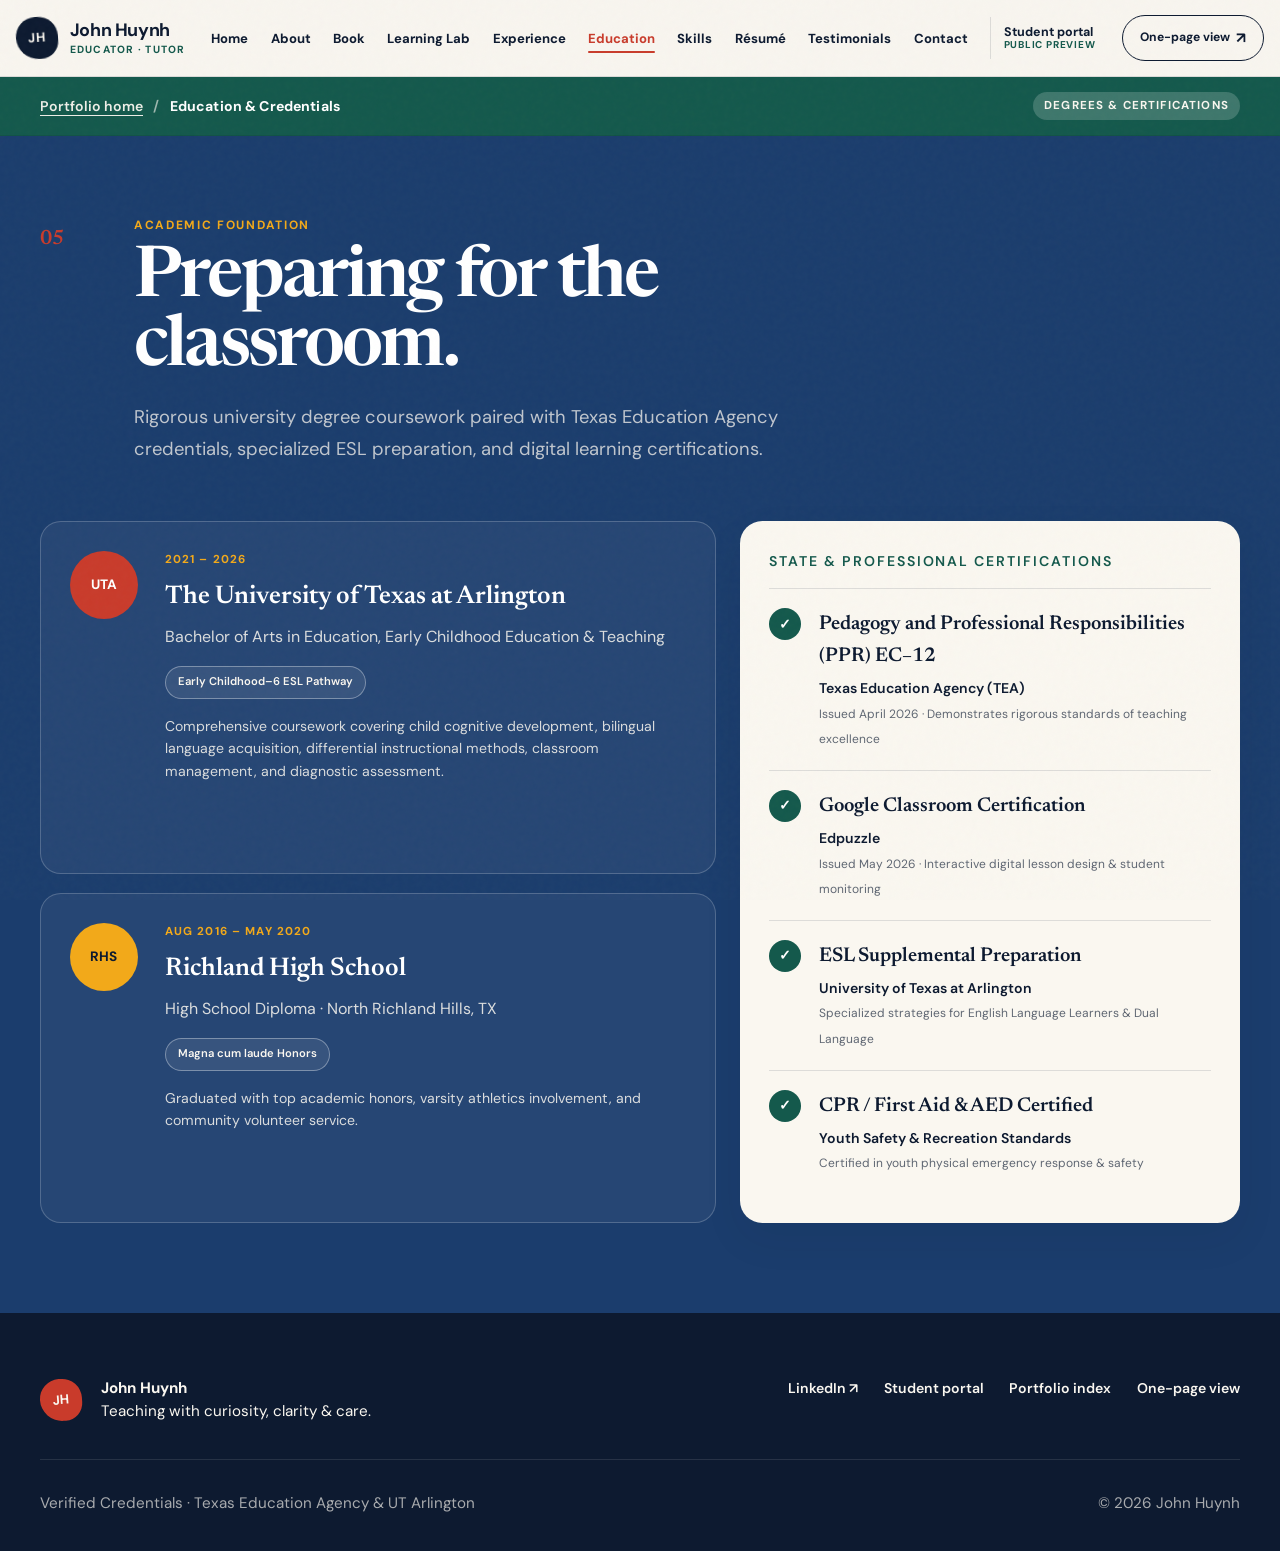
<file: education.html>
<!DOCTYPE html>
<html lang="en">
<head>
  <meta charset="utf-8" />
  <meta name="viewport" content="width=device-width, initial-scale=1" />
  <title>Education &amp; Credentials | John Huynh</title>
  <meta name="description" content="Academic preparation at The University of Texas at Arlington, TEA PPR EC-12 Certification, and Edpuzzle Google Classroom Certification." />
  <link rel="stylesheet" href="css/style.css" />
  <link rel="icon" href="data:image/svg+xml,<svg xmlns='http://www.w3.org/2000/svg' viewBox='0 0 100 100'><text y='.9em' font-size='90'>🎓</text></svg>" />
</head>
<body>
  <a class="skip-link" href="#main-content">Skip to content</a>

  <!-- SITE HEADER (Matching image-1.png) -->
  <header class="site-header">
    <nav class="nav-shell" aria-label="Primary navigation">
      <a class="brand" href="multi.html">
        <span class="brand-mark" aria-hidden="true">JH</span>
        <span class="brand-copy">
          <strong>John Huynh</strong>
          <small>Educator · Tutor</small>
        </span>
      </a>

      <button class="menu-toggle" type="button" aria-expanded="false" aria-controls="site-menu">
        <span class="sr-only">Open navigation</span>
        <span aria-hidden="true">Menu ☰</span>
      </button>

      <div class="nav-menu" id="site-menu">
        <div class="nav-links">
          <a href="multi.html">Home</a>
          <a href="about.html">About</a>
          <a href="book.html">Book</a>
          <a href="learning-lab.html">Learning Lab</a>
          <a href="experience.html">Experience</a>
          <a href="education.html" class="active" aria-current="page">Education</a>
          <a href="skills.html">Skills</a>
          <a href="resume.html">Résumé</a>
          <a href="testimonials.html">Testimonials</a>
          <a href="contact.html">Contact</a>
        </div>
        <a class="student-link" href="student.html">
          Student portal <small>Public preview</small>
        </a>
        <a class="format-link" href="index.html#education" title="View on continuous one-page format">
          One-page view <span aria-hidden="true">↗</span>
        </a>
      </div>
    </nav>
  </header>

  <main id="main-content" class="multi-main">
    <!-- TEAL BREADCRUMB BANNER (As shown in image-1.png) -->
    <div class="page-banner">
      <div class="content-shell">
        <a href="multi.html">Portfolio home</a>
        <span class="banner-sep" aria-hidden="true">/</span>
        <strong>Education &amp; Credentials</strong>
        <span class="banner-tag">Degrees &amp; Certifications</span>
      </div>
    </div>

    <!-- EDUCATION SECTION -->
    <section class="section-block education-section" id="education">
      <div class="content-shell">
        <header class="section-heading">
          <span class="section-number">05</span>
          <div>
            <p class="eyebrow">Academic Foundation</p>
            <h2>Preparing for the classroom.</h2>
            <p class="section-intro">
              Rigorous university degree coursework paired with Texas Education Agency credentials, specialized ESL preparation, and digital learning certifications.
            </p>
          </div>
        </header>

        <div class="education-layout">
          <div class="education-list">
            <article>
              <span class="school-mark" aria-hidden="true">UTA</span>
              <div>
                <p class="date-label">2021 – 2026</p>
                <h3>The University of Texas at Arlington</h3>
                <p>Bachelor of Arts in Education, Early Childhood Education &amp; Teaching</p>
                <span class="pill">Early Childhood–6 ESL Pathway</span>
                <p style="margin-top: 1rem; font-size: 0.88rem; opacity: 0.85;">
                  Comprehensive coursework covering child cognitive development, bilingual language acquisition, differential instructional methods, classroom management, and diagnostic assessment.
                </p>
              </div>
            </article>

            <article>
              <span class="school-mark" aria-hidden="true">RHS</span>
              <div>
                <p class="date-label">Aug 2016 – May 2020</p>
                <h3>Richland High School</h3>
                <p>High School Diploma · North Richland Hills, TX</p>
                <span class="pill">Magna cum laude Honors</span>
                <p style="margin-top: 1rem; font-size: 0.88rem; opacity: 0.85;">
                  Graduated with top academic honors, varsity athletics involvement, and community volunteer service.
                </p>
              </div>
            </article>
          </div>

          <aside class="credential-board">
            <p class="eyebrow">State &amp; Professional Certifications</p>

            <article>
              <span aria-hidden="true">✓</span>
              <div>
                <h3>Pedagogy and Professional Responsibilities (PPR) EC–12</h3>
                <p>Texas Education Agency (TEA)</p>
                <small>Issued April 2026 · Demonstrates rigorous standards of teaching excellence</small>
              </div>
            </article>

            <article>
              <span aria-hidden="true">✓</span>
              <div>
                <h3>Google Classroom Certification</h3>
                <p>Edpuzzle</p>
                <small>Issued May 2026 · Interactive digital lesson design &amp; student monitoring</small>
              </div>
            </article>

            <article>
              <span aria-hidden="true">✓</span>
              <div>
                <h3>ESL Supplemental Preparation</h3>
                <p>University of Texas at Arlington</p>
                <small>Specialized strategies for English Language Learners &amp; Dual Language</small>
              </div>
            </article>

            <article>
              <span aria-hidden="true">✓</span>
              <div>
                <h3>CPR / First Aid &amp; AED Certified</h3>
                <p>Youth Safety &amp; Recreation Standards</p>
                <small>Certified in youth physical emergency response &amp; safety</small>
              </div>
            </article>
          </aside>
        </div>
      </div>
    </section>
  </main>

  <!-- FOOTER -->
  <footer class="site-footer">
    <div class="footer-shell">
      <div>
        <span class="brand-mark" aria-hidden="true">JH</span>
        <p>
          <strong>John Huynh</strong><br />
          Teaching with curiosity, clarity &amp; care.
        </p>
      </div>

      <div class="footer-links">
        <a href="https://www.linkedin.com/in/john-huynh-8b20ba30b" target="_blank" rel="noreferrer">LinkedIn ↗</a>
        <a href="student.html">Student portal</a>
        <a href="multi.html">Portfolio index</a>
        <a href="index.html#education">One-page view</a>
      </div>

      <p class="footer-note">
        <span>Verified Credentials · Texas Education Agency &amp; UT Arlington</span>
        <span>© 2026 John Huynh</span>
      </p>
    </div>
  </footer>

  <script src="js/main.js"></script>
</body>
</html>
</file>
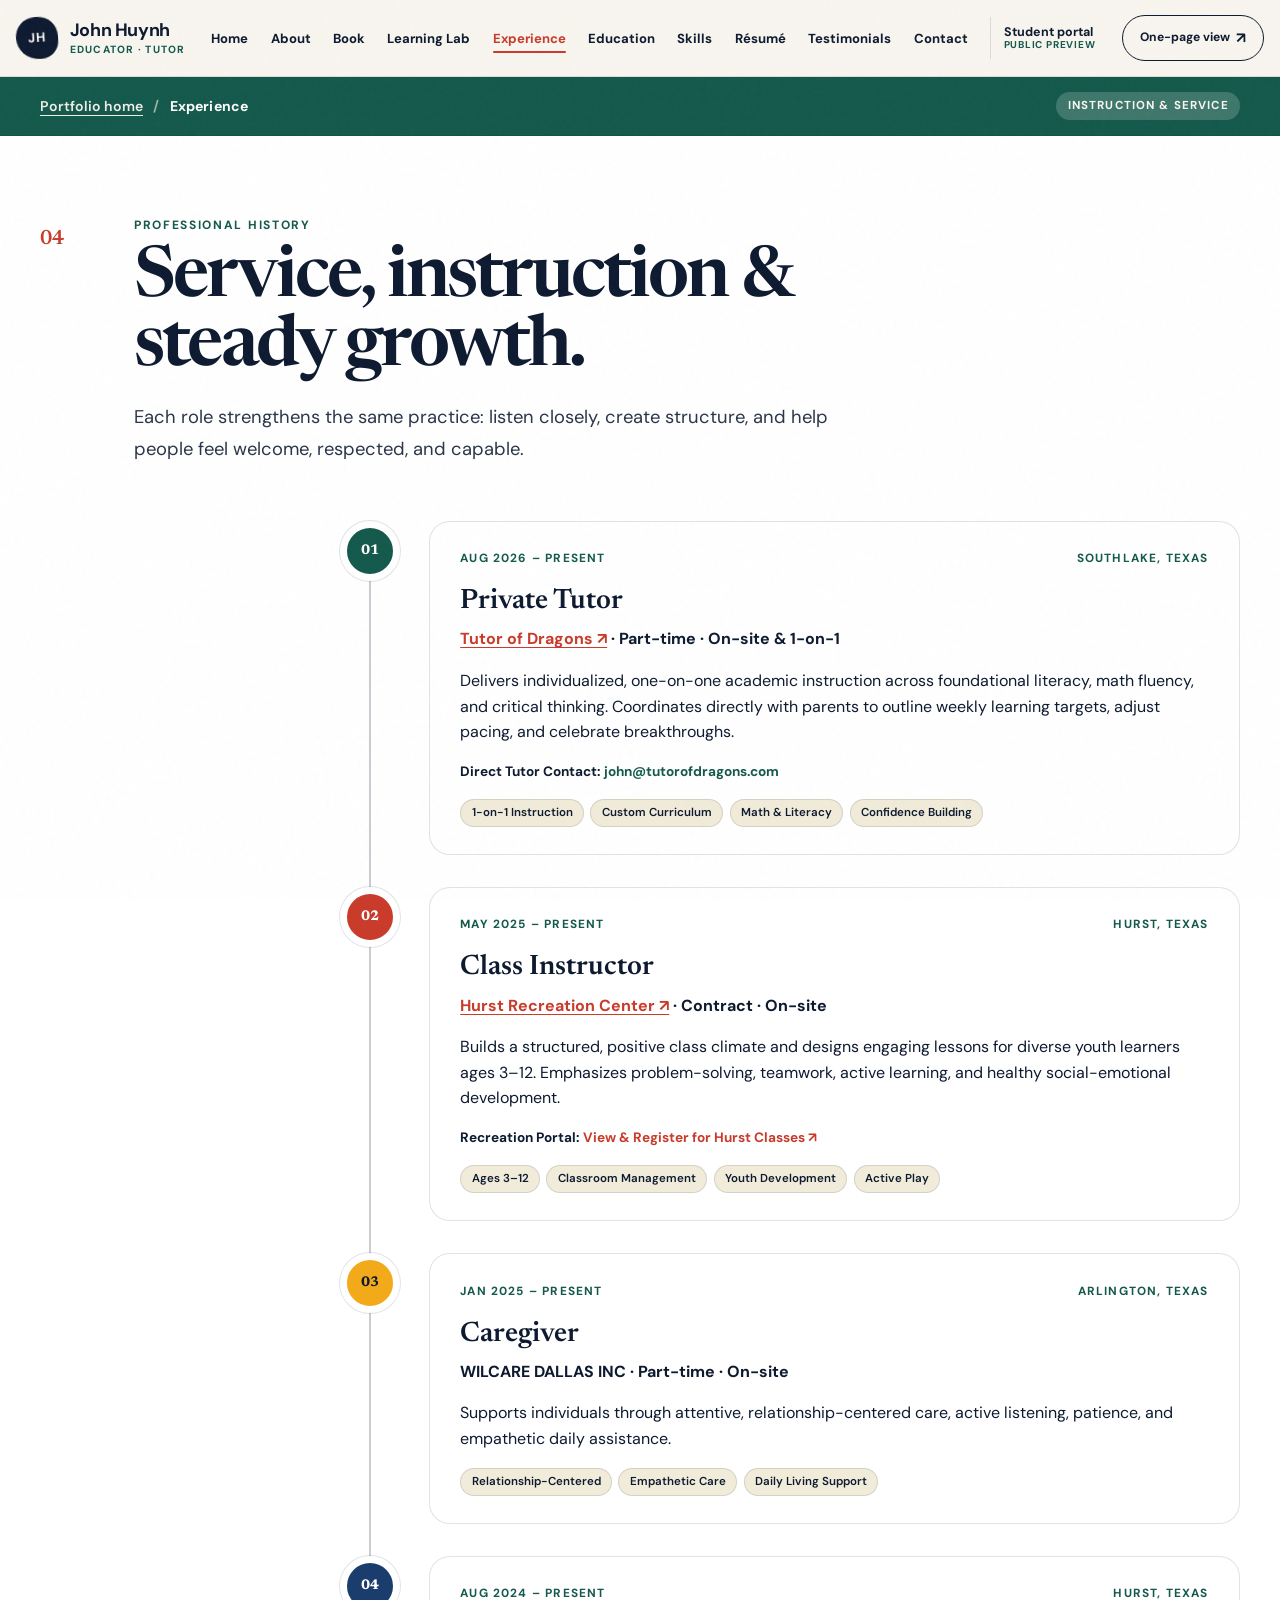
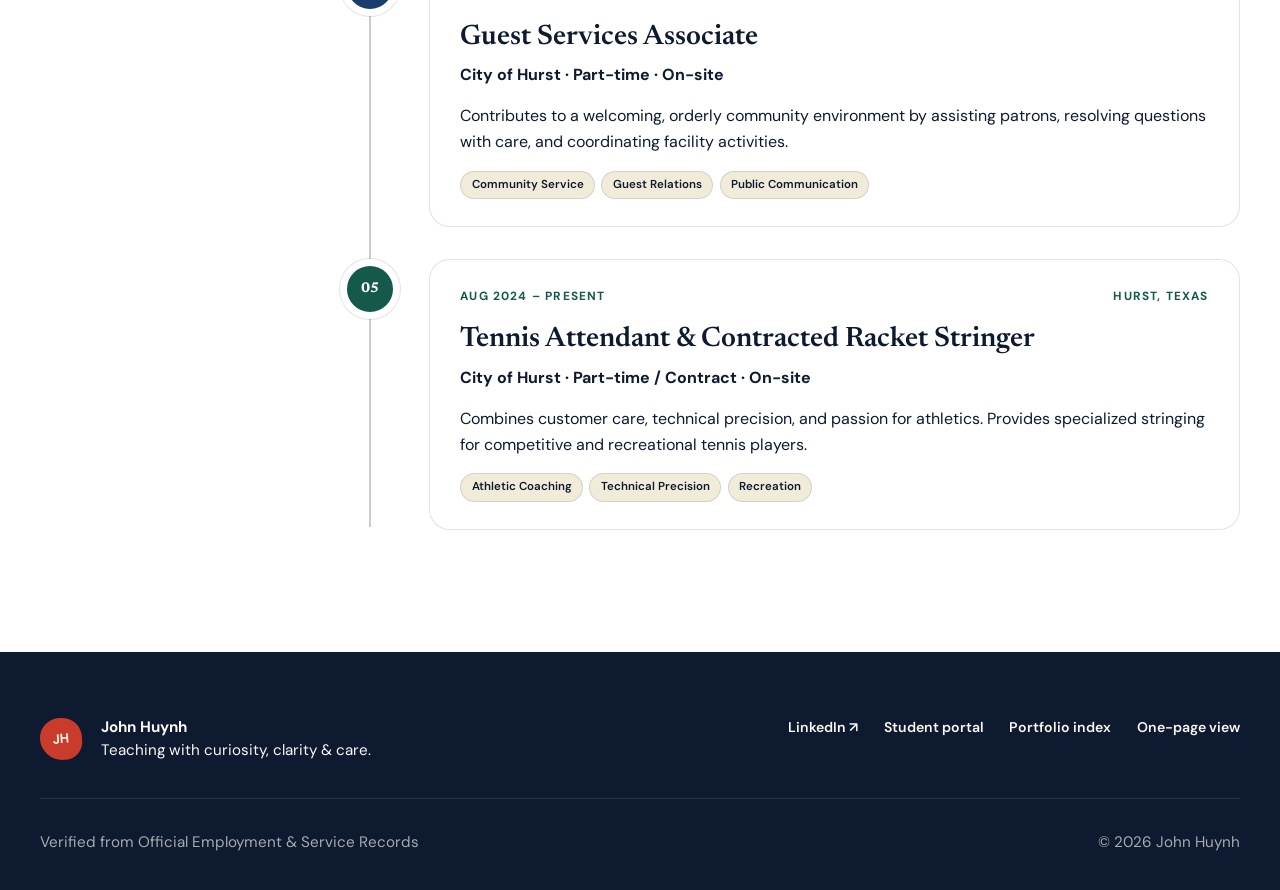
<file: experience.html>
<!DOCTYPE html>
<html lang="en">
<head>
  <meta charset="utf-8" />
  <meta name="viewport" content="width=device-width, initial-scale=1" />
  <title>Experience | John Huynh — Educator &amp; Tutor</title>
  <meta name="description" content="Explore John Huynh’s teaching, tutoring, and youth instruction experience across Tutor of Dragons and the City of Hurst." />
  <link rel="stylesheet" href="css/style.css" />
  <link rel="icon" href="data:image/svg+xml,<svg xmlns='http://www.w3.org/2000/svg' viewBox='0 0 100 100'><text y='.9em' font-size='90'>💼</text></svg>" />
</head>
<body>
  <a class="skip-link" href="#main-content">Skip to content</a>

  <!-- SITE HEADER (Matching image-1.png) -->
  <header class="site-header">
    <nav class="nav-shell" aria-label="Primary navigation">
      <a class="brand" href="multi.html">
        <span class="brand-mark" aria-hidden="true">JH</span>
        <span class="brand-copy">
          <strong>John Huynh</strong>
          <small>Educator · Tutor</small>
        </span>
      </a>

      <button class="menu-toggle" type="button" aria-expanded="false" aria-controls="site-menu">
        <span class="sr-only">Open navigation</span>
        <span aria-hidden="true">Menu ☰</span>
      </button>

      <div class="nav-menu" id="site-menu">
        <div class="nav-links">
          <a href="multi.html">Home</a>
          <a href="about.html">About</a>
          <a href="book.html">Book</a>
          <a href="learning-lab.html">Learning Lab</a>
          <a href="experience.html" class="active" aria-current="page">Experience</a>
          <a href="education.html">Education</a>
          <a href="skills.html">Skills</a>
          <a href="resume.html">Résumé</a>
          <a href="testimonials.html">Testimonials</a>
          <a href="contact.html">Contact</a>
        </div>
        <a class="student-link" href="student.html">
          Student portal <small>Public preview</small>
        </a>
        <a class="format-link" href="index.html#experience" title="View on continuous one-page format">
          One-page view <span aria-hidden="true">↗</span>
        </a>
      </div>
    </nav>
  </header>

  <main id="main-content" class="multi-main">
    <!-- TEAL BREADCRUMB BANNER (As shown in image-1.png) -->
    <div class="page-banner">
      <div class="content-shell">
        <a href="multi.html">Portfolio home</a>
        <span class="banner-sep" aria-hidden="true">/</span>
        <strong>Experience</strong>
        <span class="banner-tag">Instruction &amp; Service</span>
      </div>
    </div>

    <!-- EXPERIENCE SECTION -->
    <section class="section-block experience-section" id="experience">
      <div class="content-shell">
        <header class="section-heading">
          <span class="section-number">04</span>
          <div>
            <p class="eyebrow">Professional History</p>
            <h2>Service, instruction &amp; steady growth.</h2>
            <p class="section-intro">
              Each role strengthens the same practice: listen closely, create structure, and help people feel welcome, respected, and capable.
            </p>
          </div>
        </header>

        <div class="timeline">
          <!-- Role 1 -->
          <article class="timeline-item">
            <div class="timeline-dot teal">01</div>
            <div class="timeline-card">
              <div class="timeline-meta">
                <span>Aug 2026 – Present</span>
                <span>Southlake, Texas</span>
              </div>
              <h3>Private Tutor</h3>
              <p class="organization">
                <a href="https://tutorofdragons.com/" target="_blank" rel="noopener noreferrer">Tutor of Dragons ↗</a> · Part-time · On-site &amp; 1-on-1
              </p>
              <p>
                Delivers individualized, one-on-one academic instruction across foundational literacy, math fluency, and critical thinking. Coordinates directly with parents to outline weekly learning targets, adjust pacing, and celebrate breakthroughs.
              </p>
              <p style="margin-top: 0.8rem; font-size: 0.85rem;">
                <strong>Direct Tutor Contact:</strong> <a href="mailto:john@tutorofdragons.com" style="color: var(--teal); font-weight: 700;">john@tutorofdragons.com</a>
              </p>
              <div class="timeline-tags">
                <span class="timeline-tag">1-on-1 Instruction</span>
                <span class="timeline-tag">Custom Curriculum</span>
                <span class="timeline-tag">Math &amp; Literacy</span>
                <span class="timeline-tag">Confidence Building</span>
              </div>
            </div>
          </article>

          <!-- Role 2 -->
          <article class="timeline-item">
            <div class="timeline-dot coral">02</div>
            <div class="timeline-card">
              <div class="timeline-meta">
                <span>May 2025 – Present</span>
                <span>Hurst, Texas</span>
              </div>
              <h3>Class Instructor</h3>
              <p class="organization">
                <a href="https://txhurst.myvscloud.com/webtrac/web/splash.html?interfaceparameter=webtrac_1" target="_blank" rel="noopener noreferrer">Hurst Recreation Center ↗</a> · Contract · On-site
              </p>
              <p>
                Builds a structured, positive class climate and designs engaging lessons for diverse youth learners ages 3–12. Emphasizes problem-solving, teamwork, active learning, and healthy social-emotional development.
              </p>
              <p style="margin-top: 0.8rem; font-size: 0.85rem;">
                <strong>Recreation Portal:</strong> <a href="https://txhurst.myvscloud.com/webtrac/web/splash.html?interfaceparameter=webtrac_1" target="_blank" rel="noopener noreferrer" style="color: var(--coral); font-weight: 700;">View &amp; Register for Hurst Classes ↗</a>
              </p>
              <div class="timeline-tags">
                <span class="timeline-tag">Ages 3–12</span>
                <span class="timeline-tag">Classroom Management</span>
                <span class="timeline-tag">Youth Development</span>
                <span class="timeline-tag">Active Play</span>
              </div>
            </div>
          </article>

          <!-- Role 3 -->
          <article class="timeline-item">
            <div class="timeline-dot gold">03</div>
            <div class="timeline-card">
              <div class="timeline-meta">
                <span>Jan 2025 – Present</span>
                <span>Arlington, Texas</span>
              </div>
              <h3>Caregiver</h3>
              <p class="organization">WILCARE DALLAS INC · Part-time · On-site</p>
              <p>
                Supports individuals through attentive, relationship-centered care, active listening, patience, and empathetic daily assistance.
              </p>
              <div class="timeline-tags">
                <span class="timeline-tag">Relationship-Centered</span>
                <span class="timeline-tag">Empathetic Care</span>
                <span class="timeline-tag">Daily Living Support</span>
              </div>
            </div>
          </article>

          <!-- Role 4 -->
          <article class="timeline-item">
            <div class="timeline-dot indigo">04</div>
            <div class="timeline-card">
              <div class="timeline-meta">
                <span>Aug 2024 – Present</span>
                <span>Hurst, Texas</span>
              </div>
              <h3>Guest Services Associate</h3>
              <p class="organization">City of Hurst · Part-time · On-site</p>
              <p>
                Contributes to a welcoming, orderly community environment by assisting patrons, resolving questions with care, and coordinating facility activities.
              </p>
              <div class="timeline-tags">
                <span class="timeline-tag">Community Service</span>
                <span class="timeline-tag">Guest Relations</span>
                <span class="timeline-tag">Public Communication</span>
              </div>
            </div>
          </article>

          <!-- Role 5 -->
          <article class="timeline-item">
            <div class="timeline-dot teal">05</div>
            <div class="timeline-card">
              <div class="timeline-meta">
                <span>Aug 2024 – Present</span>
                <span>Hurst, Texas</span>
              </div>
              <h3>Tennis Attendant &amp; Contracted Racket Stringer</h3>
              <p class="organization">City of Hurst · Part-time / Contract · On-site</p>
              <p>
                Combines customer care, technical precision, and passion for athletics. Provides specialized stringing for competitive and recreational tennis players.
              </p>
              <div class="timeline-tags">
                <span class="timeline-tag">Athletic Coaching</span>
                <span class="timeline-tag">Technical Precision</span>
                <span class="timeline-tag">Recreation</span>
              </div>
            </div>
          </article>
        </div>
      </div>
    </section>
  </main>

  <!-- FOOTER -->
  <footer class="site-footer">
    <div class="footer-shell">
      <div>
        <span class="brand-mark" aria-hidden="true">JH</span>
        <p>
          <strong>John Huynh</strong><br />
          Teaching with curiosity, clarity &amp; care.
        </p>
      </div>

      <div class="footer-links">
        <a href="https://www.linkedin.com/in/john-huynh-8b20ba30b" target="_blank" rel="noreferrer">LinkedIn ↗</a>
        <a href="student.html">Student portal</a>
        <a href="multi.html">Portfolio index</a>
        <a href="index.html#experience">One-page view</a>
      </div>

      <p class="footer-note">
        <span>Verified from Official Employment &amp; Service Records</span>
        <span>© 2026 John Huynh</span>
      </p>
    </div>
  </footer>

  <script src="js/main.js"></script>
</body>
</html>
</file>
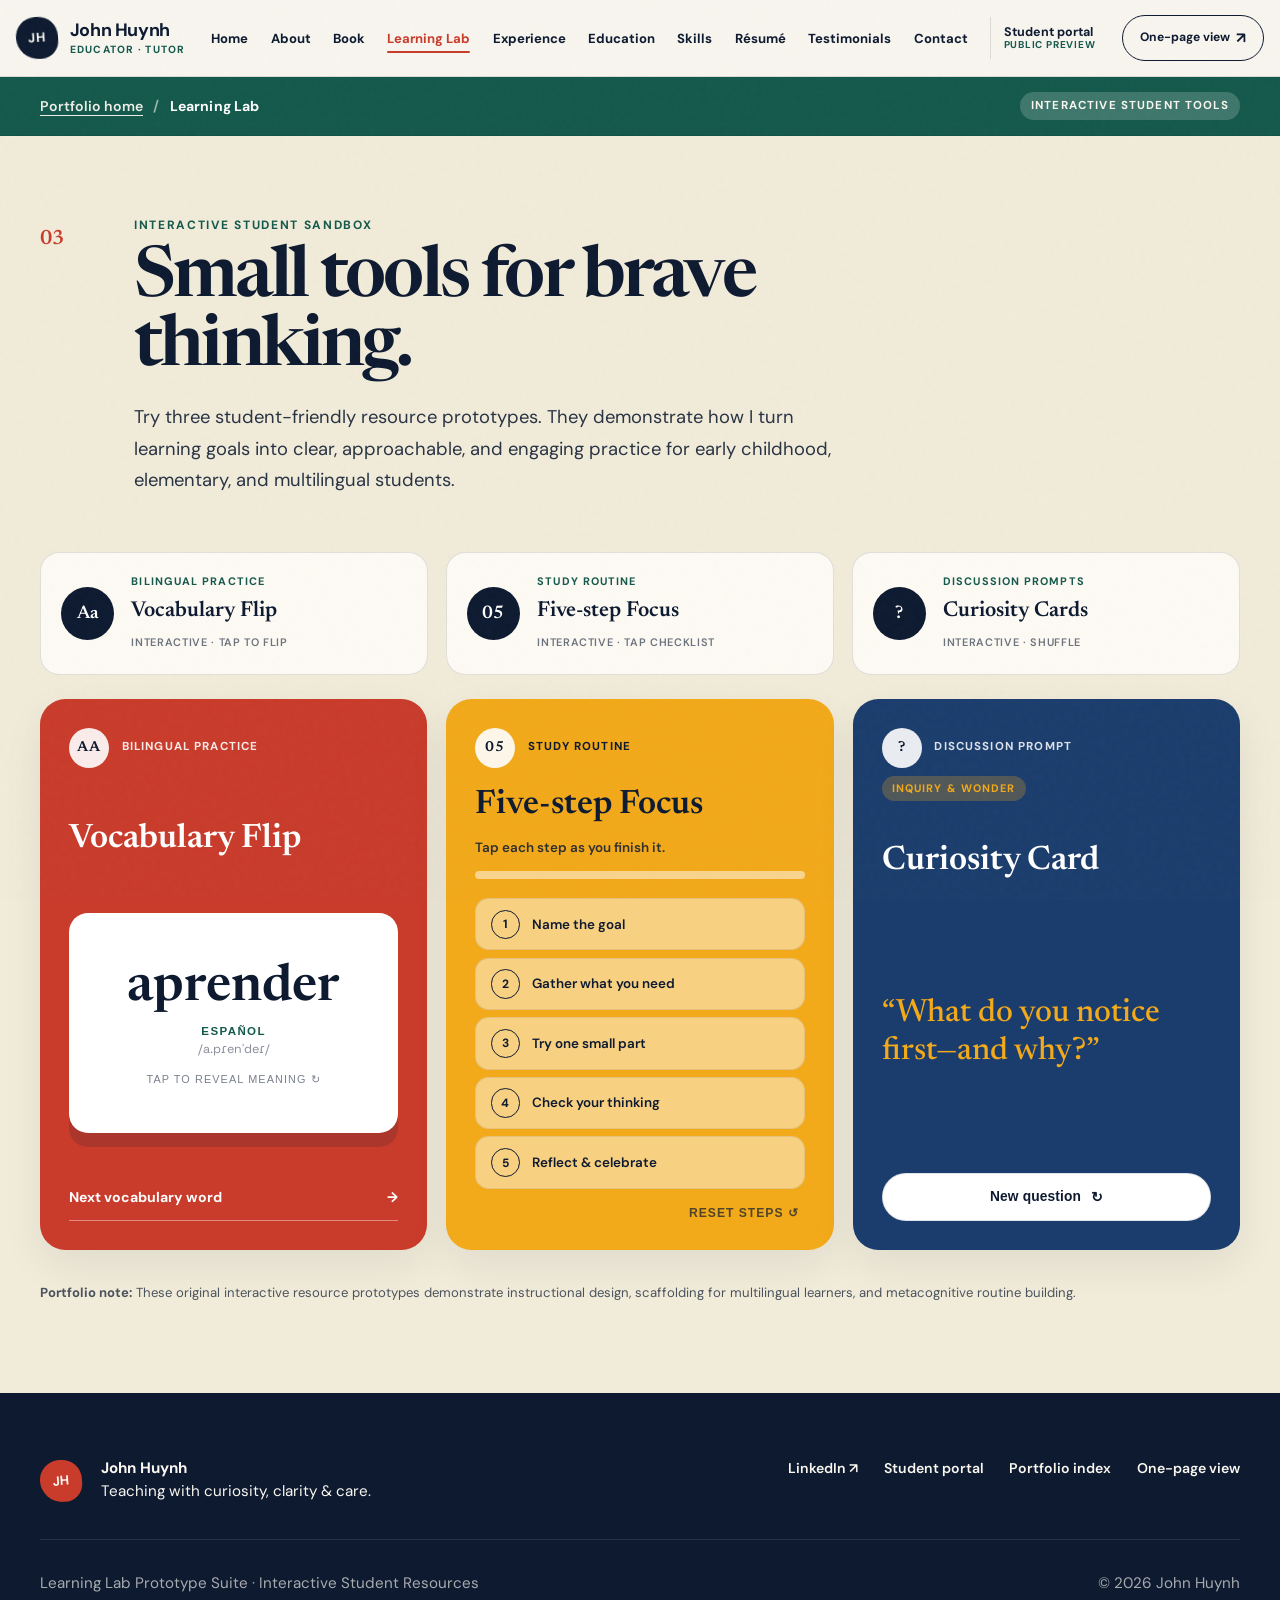
<file: learning-lab.html>
<!DOCTYPE html>
<html lang="en">
<head>
  <meta charset="utf-8" />
  <meta name="viewport" content="width=device-width, initial-scale=1" />
  <title>Learning Lab | John Huynh — Educator &amp; Tutor</title>
  <meta name="description" content="Interactive student learning resources, bilingual vocabulary flip cards, 5-step focus routine, and curiosity prompt cards by John Huynh." />
  <link rel="stylesheet" href="css/style.css" />
  <link rel="icon" href="data:image/svg+xml,<svg xmlns='http://www.w3.org/2000/svg' viewBox='0 0 100 100'><text y='.9em' font-size='90'>🧪</text></svg>" />
</head>
<body>
  <a class="skip-link" href="#main-content">Skip to content</a>

  <!-- SITE HEADER (Matching image-1.png) -->
  <header class="site-header">
    <nav class="nav-shell" aria-label="Primary navigation">
      <a class="brand" href="multi.html">
        <span class="brand-mark" aria-hidden="true">JH</span>
        <span class="brand-copy">
          <strong>John Huynh</strong>
          <small>Educator · Tutor</small>
        </span>
      </a>

      <button class="menu-toggle" type="button" aria-expanded="false" aria-controls="site-menu">
        <span class="sr-only">Open navigation</span>
        <span aria-hidden="true">Menu ☰</span>
      </button>

      <div class="nav-menu" id="site-menu">
        <div class="nav-links">
          <a href="multi.html">Home</a>
          <a href="about.html">About</a>
          <a href="book.html">Book</a>
          <a href="learning-lab.html" class="active" aria-current="page">Learning Lab</a>
          <a href="experience.html">Experience</a>
          <a href="education.html">Education</a>
          <a href="skills.html">Skills</a>
          <a href="resume.html">Résumé</a>
          <a href="testimonials.html">Testimonials</a>
          <a href="contact.html">Contact</a>
        </div>
        <a class="student-link" href="student.html">
          Student portal <small>Public preview</small>
        </a>
        <a class="format-link" href="index.html#projects" title="View on continuous one-page format">
          One-page view <span aria-hidden="true">↗</span>
        </a>
      </div>
    </nav>
  </header>

  <main id="main-content" class="multi-main">
    <!-- TEAL BREADCRUMB BANNER (As shown in image-1.png) -->
    <div class="page-banner">
      <div class="content-shell">
        <a href="multi.html">Portfolio home</a>
        <span class="banner-sep" aria-hidden="true">/</span>
        <strong>Learning Lab</strong>
        <span class="banner-tag">Interactive Student Tools</span>
      </div>
    </div>

    <!-- LEARNING LAB CONTENT -->
    <section class="section-block projects-section" id="projects">
      <div class="content-shell">
        <header class="section-heading">
          <span class="section-number">03</span>
          <div>
            <p class="eyebrow">Interactive Student Sandbox</p>
            <h2>Small tools for brave thinking.</h2>
            <p class="section-intro">
              Try three student-friendly resource prototypes. They demonstrate how I turn learning goals into clear, approachable, and engaging practice for early childhood, elementary, and multilingual students.
            </p>
          </div>
        </header>

        <div class="resource-index" aria-label="Learning resource overview">
          <article>
            <span class="resource-mark">Aa</span>
            <div>
              <p>Bilingual practice</p>
              <h3>Vocabulary Flip</h3>
              <span>Interactive · Tap to Flip</span>
            </div>
          </article>
          <article>
            <span class="resource-mark">05</span>
            <div>
              <p>Study routine</p>
              <h3>Five-step Focus</h3>
              <span>Interactive · Tap Checklist</span>
            </div>
          </article>
          <article>
            <span class="resource-mark">?</span>
            <div>
              <p>Discussion prompts</p>
              <h3>Curiosity Cards</h3>
              <span>Interactive · Shuffle</span>
            </div>
          </article>
        </div>

        <div class="lab-grid">
          <!-- Tool 1: Vocabulary Flip -->
          <article class="tool-card tool-vocab">
            <div class="tool-top">
              <span class="tool-icon" aria-hidden="true">Aa</span>
              <span>Bilingual Practice</span>
            </div>
            <h3>Vocabulary Flip</h3>
            
            <div class="flash-card-scene">
              <button class="flash-card" id="vocab-card" type="button" aria-label="Flip card">
                <!-- Injected via JavaScript -->
              </button>
            </div>

            <button class="text-button" id="vocab-next-btn" type="button">
              Next vocabulary word <span aria-hidden="true">→</span>
            </button>
          </article>

          <!-- Tool 2: Five-step Focus -->
          <article class="tool-card tool-focus">
            <div class="tool-top">
              <span class="tool-icon" aria-hidden="true">05</span>
              <span>Study Routine</span>
            </div>
            <h3>Five-step Focus</h3>
            <p class="tool-instruction">Tap each step as you finish it.</p>
            
            <div class="focus-progress" role="progressbar" aria-valuemin="0" aria-valuemax="5" aria-valuenow="0" aria-label="0 of 5 study steps complete">
              <span style="width: 0%"></span>
            </div>

            <ol class="focus-list">
              <li>
                <button type="button">
                  <span aria-hidden="true">1</span> Name the goal
                </button>
              </li>
              <li>
                <button type="button">
                  <span aria-hidden="true">2</span> Gather what you need
                </button>
              </li>
              <li>
                <button type="button">
                  <span aria-hidden="true">3</span> Try one small part
                </button>
              </li>
              <li>
                <button type="button">
                  <span aria-hidden="true">4</span> Check your thinking
                </button>
              </li>
              <li>
                <button type="button">
                  <span aria-hidden="true">5</span> Reflect &amp; celebrate
                </button>
              </li>
            </ol>

            <div class="focus-reset-row">
              <button class="focus-reset-btn" id="focus-reset" type="button">Reset Steps ↺</button>
            </div>
          </article>

          <!-- Tool 3: Curiosity Cards -->
          <article class="tool-card tool-prompt">
            <div>
              <div class="tool-top">
                <span class="tool-icon" aria-hidden="true">?</span>
                <span>Discussion Prompt</span>
              </div>
              <span class="prompt-badge" id="prompt-badge">Inquiry &amp; Wonder</span>
            </div>
            
            <h3>Curiosity Card</h3>
            <blockquote>“What do you notice first—and why?”</blockquote>
            
            <button class="button button-light" id="prompt-next-btn" type="button">
              New question <span aria-hidden="true">↻</span>
            </button>
          </article>
        </div>

        <p class="content-note">
          <strong>Portfolio note:</strong> These original interactive resource prototypes demonstrate instructional design, scaffolding for multilingual learners, and metacognitive routine building.
        </p>
      </div>
    </section>
  </main>

  <!-- FOOTER -->
  <footer class="site-footer">
    <div class="footer-shell">
      <div>
        <span class="brand-mark" aria-hidden="true">JH</span>
        <p>
          <strong>John Huynh</strong><br />
          Teaching with curiosity, clarity &amp; care.
        </p>
      </div>

      <div class="footer-links">
        <a href="https://www.linkedin.com/in/john-huynh-8b20ba30b" target="_blank" rel="noreferrer">LinkedIn ↗</a>
        <a href="student.html">Student portal</a>
        <a href="multi.html">Portfolio index</a>
        <a href="index.html#projects">One-page view</a>
      </div>

      <p class="footer-note">
        <span>Learning Lab Prototype Suite · Interactive Student Resources</span>
        <span>© 2026 John Huynh</span>
      </p>
    </div>
  </footer>

  <script src="js/main.js"></script>
</body>
</html>
</file>
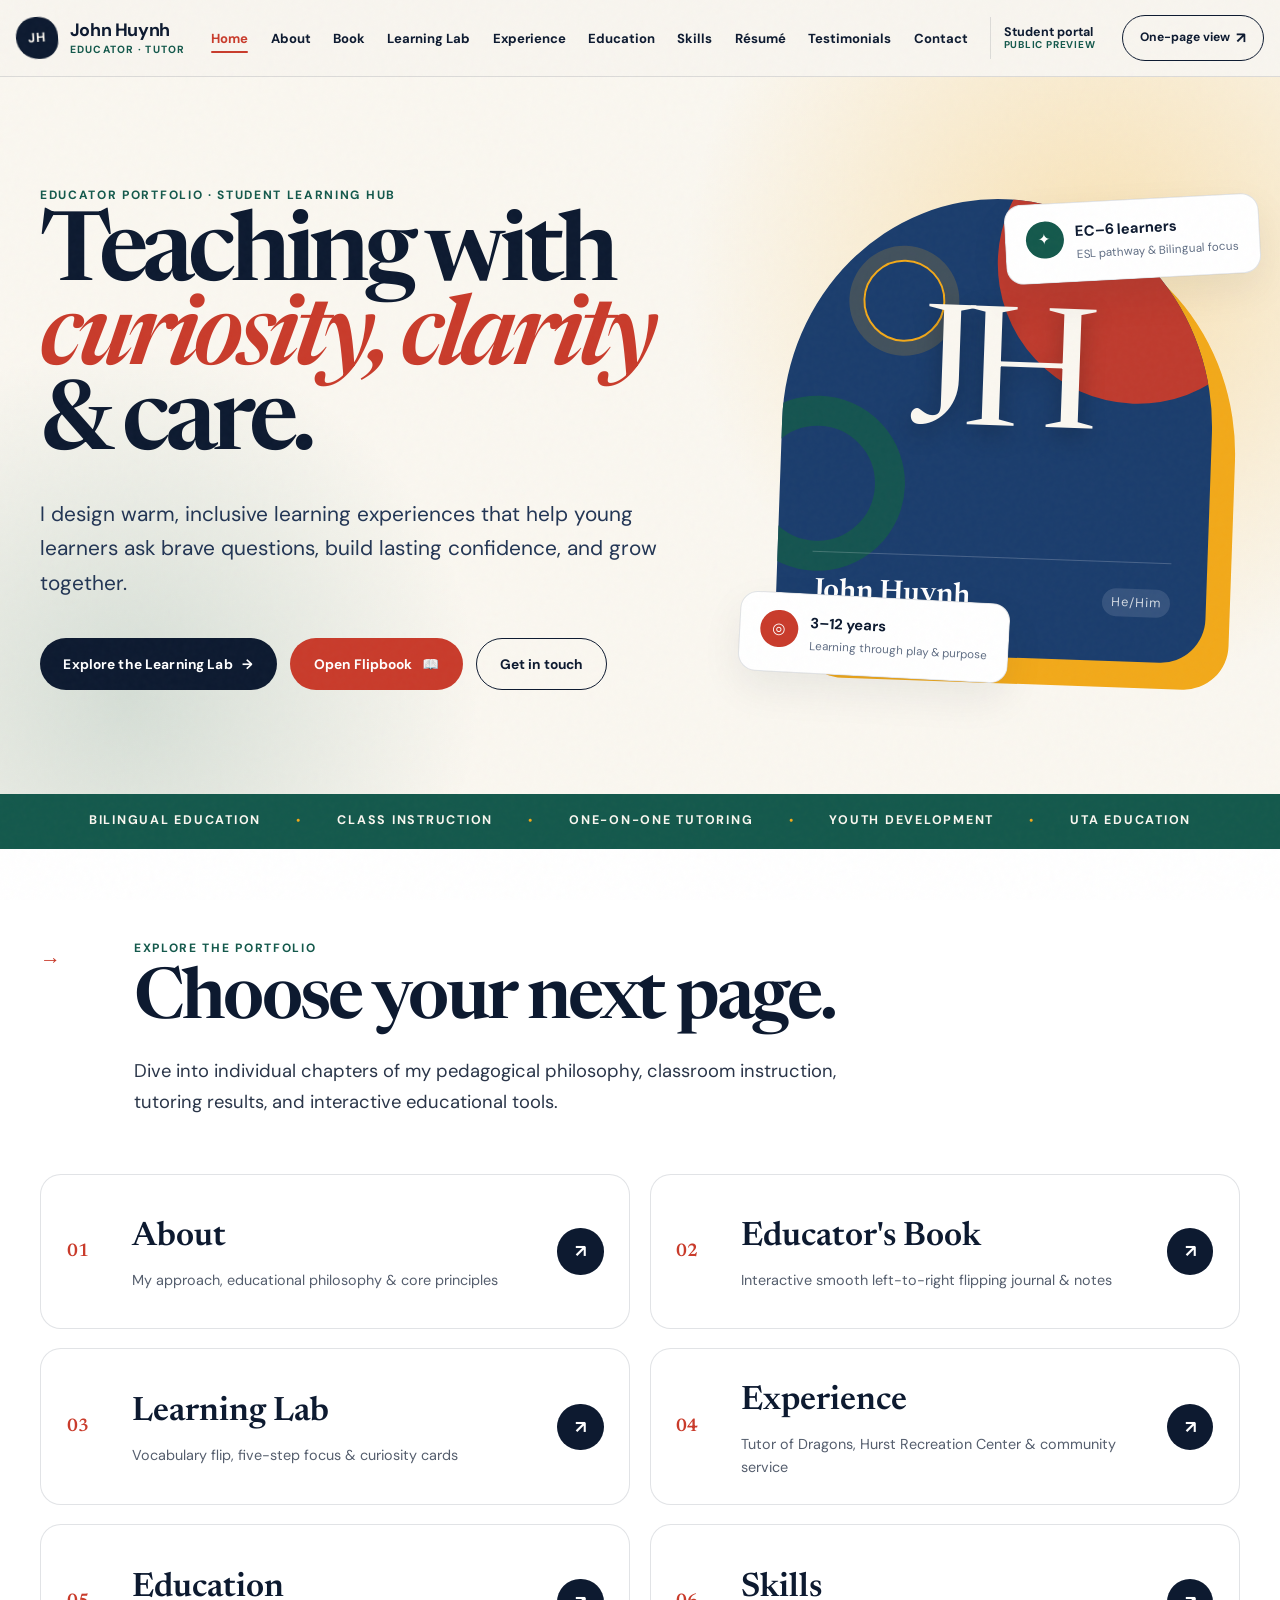
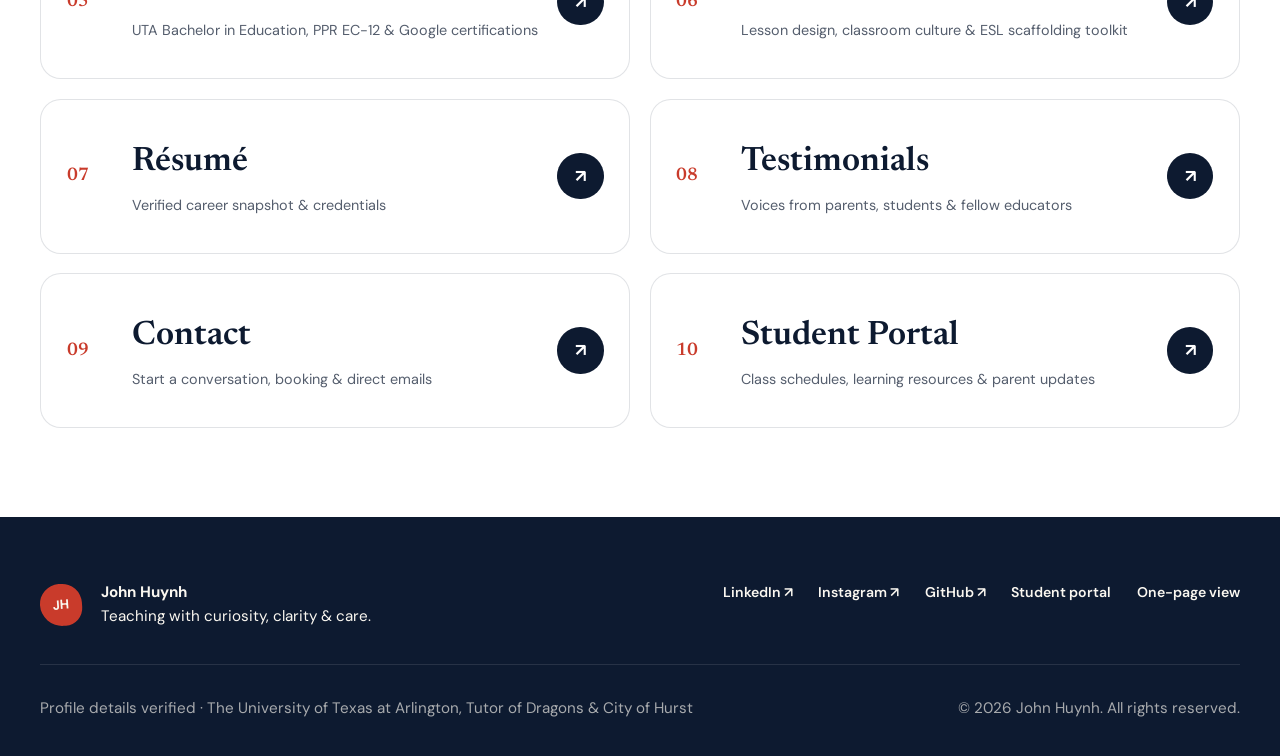
<file: multi.html>
<!DOCTYPE html>
<html lang="en">
<head>
  <meta charset="utf-8" />
  <meta name="viewport" content="width=device-width, initial-scale=1" />
  <title>Educator Portfolio | John Huynh (Multi-Page View)</title>
  <meta name="description" content="Explore John Huynh’s educator portfolio, experience, preparation, and interactive learning lab across dedicated section pages." />
  <link rel="stylesheet" href="css/style.css" />
  <link rel="icon" href="data:image/svg+xml,<svg xmlns='http://www.w3.org/2000/svg' viewBox='0 0 100 100'><text y='.9em' font-size='90'>🎓</text></svg>" />
</head>
<body>
  <a class="skip-link" href="#main-content">Skip to content</a>

  <!-- SITE HEADER (Matching image-1.png & Reference) -->
  <header class="site-header">
    <nav class="nav-shell" aria-label="Primary navigation">
      <a class="brand" href="multi.html">
        <span class="brand-mark" aria-hidden="true">JH</span>
        <span class="brand-copy">
          <strong>John Huynh</strong>
          <small>Educator · Tutor</small>
        </span>
      </a>

      <button class="menu-toggle" type="button" aria-expanded="false" aria-controls="site-menu">
        <span class="sr-only">Open navigation</span>
        <span aria-hidden="true">Menu ☰</span>
      </button>

      <div class="nav-menu" id="site-menu">
        <div class="nav-links">
          <a href="multi.html" class="active" aria-current="page">Home</a>
          <a href="about.html">About</a>
          <a href="book.html">Book</a>
          <a href="learning-lab.html">Learning Lab</a>
          <a href="experience.html">Experience</a>
          <a href="education.html">Education</a>
          <a href="skills.html">Skills</a>
          <a href="resume.html">Résumé</a>
          <a href="testimonials.html">Testimonials</a>
          <a href="contact.html">Contact</a>
        </div>
        <a class="student-link" href="student.html">
          Student portal <small>Public preview</small>
        </a>
        <a class="format-link" href="index.html" title="Switch to continuous one-page scroll view">
          One-page view <span aria-hidden="true">↗</span>
        </a>
      </div>
    </nav>
  </header>

  <main id="main-content">
    <!-- HERO SECTION -->
    <section class="hero section-block" id="home" aria-labelledby="hero-title">
      <div class="hero-grid content-shell">
        <div class="hero-copy">
          <p class="eyebrow">Educator portfolio · Student learning hub</p>
          <h1 id="hero-title">
            Teaching with<br />
            <em>curiosity, clarity</em><br />
            &amp; care.
          </h1>
          <p class="hero-lede">
            I design warm, inclusive learning experiences that help young learners ask brave questions, build lasting confidence, and grow together.
          </p>
          <div class="button-row">
            <a class="button button-primary" href="learning-lab.html">
              Explore the Learning Lab <span aria-hidden="true">→</span>
            </a>
            <a class="button button-coral" href="book.html">
              Open Flipbook <span aria-hidden="true">📖</span>
            </a>
            <a class="button button-ghost" href="contact.html">
              Get in touch
            </a>
          </div>
        </div>

        <div class="hero-visual" aria-label="John Huynh, bilingual educator and tutor">
          <div class="portrait-card">
            <span class="portrait-sun" aria-hidden="true"></span>
            <span class="portrait-initials" aria-hidden="true">JH</span>
            <p>
              <strong>John Huynh</strong>
              <span>He/Him</span>
            </p>
          </div>
          <div class="note-card note-one">
            <span aria-hidden="true">✦</span>
            <strong>EC–6 learners</strong>
            <small>ESL pathway &amp; Bilingual focus</small>
          </div>
          <div class="note-card note-two">
            <span aria-hidden="true">◎</span>
            <strong>3–12 years</strong>
            <small>Learning through play &amp; purpose</small>
          </div>
        </div>
      </div>

      <div class="hero-ribbon" aria-label="Professional focus">
        <span>Bilingual education</span>
        <i>•</i>
        <span>Class instruction</span>
        <i>•</i>
        <span>One-on-one tutoring</span>
        <i>•</i>
        <span>Youth development</span>
        <i>•</i>
        <span>UTA Education</span>
      </div>
    </section>

    <!-- MULTI-PAGE DIRECTORY GRID -->
    <section class="multi-directory section-block">
      <div class="content-shell">
        <header class="section-heading">
          <span class="section-number">→</span>
          <div>
            <p class="eyebrow">Explore the portfolio</p>
            <h2>Choose your next page.</h2>
            <p class="section-intro">
              Dive into individual chapters of my pedagogical philosophy, classroom instruction, tutoring results, and interactive educational tools.
            </p>
          </div>
        </header>

        <div class="directory-grid">
          <a href="about.html">
            <span>01</span>
            <div>
              <h2>About</h2>
              <p>My approach, educational philosophy &amp; core principles</p>
            </div>
            <b aria-hidden="true">↗</b>
          </a>

          <a href="book.html">
            <span>02</span>
            <div>
              <h2>Educator's Book</h2>
              <p>Interactive smooth left-to-right flipping journal &amp; notes</p>
            </div>
            <b aria-hidden="true">↗</b>
          </a>

          <a href="learning-lab.html">
            <span>03</span>
            <div>
              <h2>Learning Lab</h2>
              <p>Vocabulary flip, five-step focus &amp; curiosity cards</p>
            </div>
            <b aria-hidden="true">↗</b>
          </a>

          <a href="experience.html">
            <span>04</span>
            <div>
              <h2>Experience</h2>
              <p>Tutor of Dragons, Hurst Recreation Center &amp; community service</p>
            </div>
            <b aria-hidden="true">↗</b>
          </a>

          <a href="education.html">
            <span>05</span>
            <div>
              <h2>Education</h2>
              <p>UTA Bachelor in Education, PPR EC-12 &amp; Google certifications</p>
            </div>
            <b aria-hidden="true">↗</b>
          </a>

          <a href="skills.html">
            <span>06</span>
            <div>
              <h2>Skills</h2>
              <p>Lesson design, classroom culture &amp; ESL scaffolding toolkit</p>
            </div>
            <b aria-hidden="true">↗</b>
          </a>

          <a href="resume.html">
            <span>07</span>
            <div>
              <h2>Résumé</h2>
              <p>Verified career snapshot &amp; credentials</p>
            </div>
            <b aria-hidden="true">↗</b>
          </a>

          <a href="testimonials.html">
            <span>08</span>
            <div>
              <h2>Testimonials</h2>
              <p>Voices from parents, students &amp; fellow educators</p>
            </div>
            <b aria-hidden="true">↗</b>
          </a>

          <a href="contact.html">
            <span>09</span>
            <div>
              <h2>Contact</h2>
              <p>Start a conversation, booking &amp; direct emails</p>
            </div>
            <b aria-hidden="true">↗</b>
          </a>

          <a href="student.html">
            <span>10</span>
            <div>
              <h2>Student Portal</h2>
              <p>Class schedules, learning resources &amp; parent updates</p>
            </div>
            <b aria-hidden="true">↗</b>
          </a>
        </div>
      </div>
    </section>
  </main>

  <!-- FOOTER -->
  <footer class="site-footer">
    <div class="footer-shell">
      <div>
        <span class="brand-mark" aria-hidden="true">JH</span>
        <p>
          <strong>John Huynh</strong><br />
          Teaching with curiosity, clarity &amp; care.
        </p>
      </div>

      <div class="footer-links">
        <a href="https://www.linkedin.com/in/john-huynh-8b20ba30b" target="_blank" rel="noreferrer">LinkedIn ↗</a>
        <a href="https://instagram.com/jxhnhzynh" target="_blank" rel="noreferrer">Instagram ↗</a>
        <a href="https://github.com/Flashyjohn123" target="_blank" rel="noreferrer">GitHub ↗</a>
        <a href="student.html">Student portal</a>
        <a href="index.html">One-page view</a>
      </div>

      <p class="footer-note">
        <span>Profile details verified · The University of Texas at Arlington, Tutor of Dragons &amp; City of Hurst</span>
        <span>© 2026 John Huynh. All rights reserved.</span>
      </p>
    </div>
  </footer>

  <script src="js/main.js"></script>
</body>
</html>
</file>
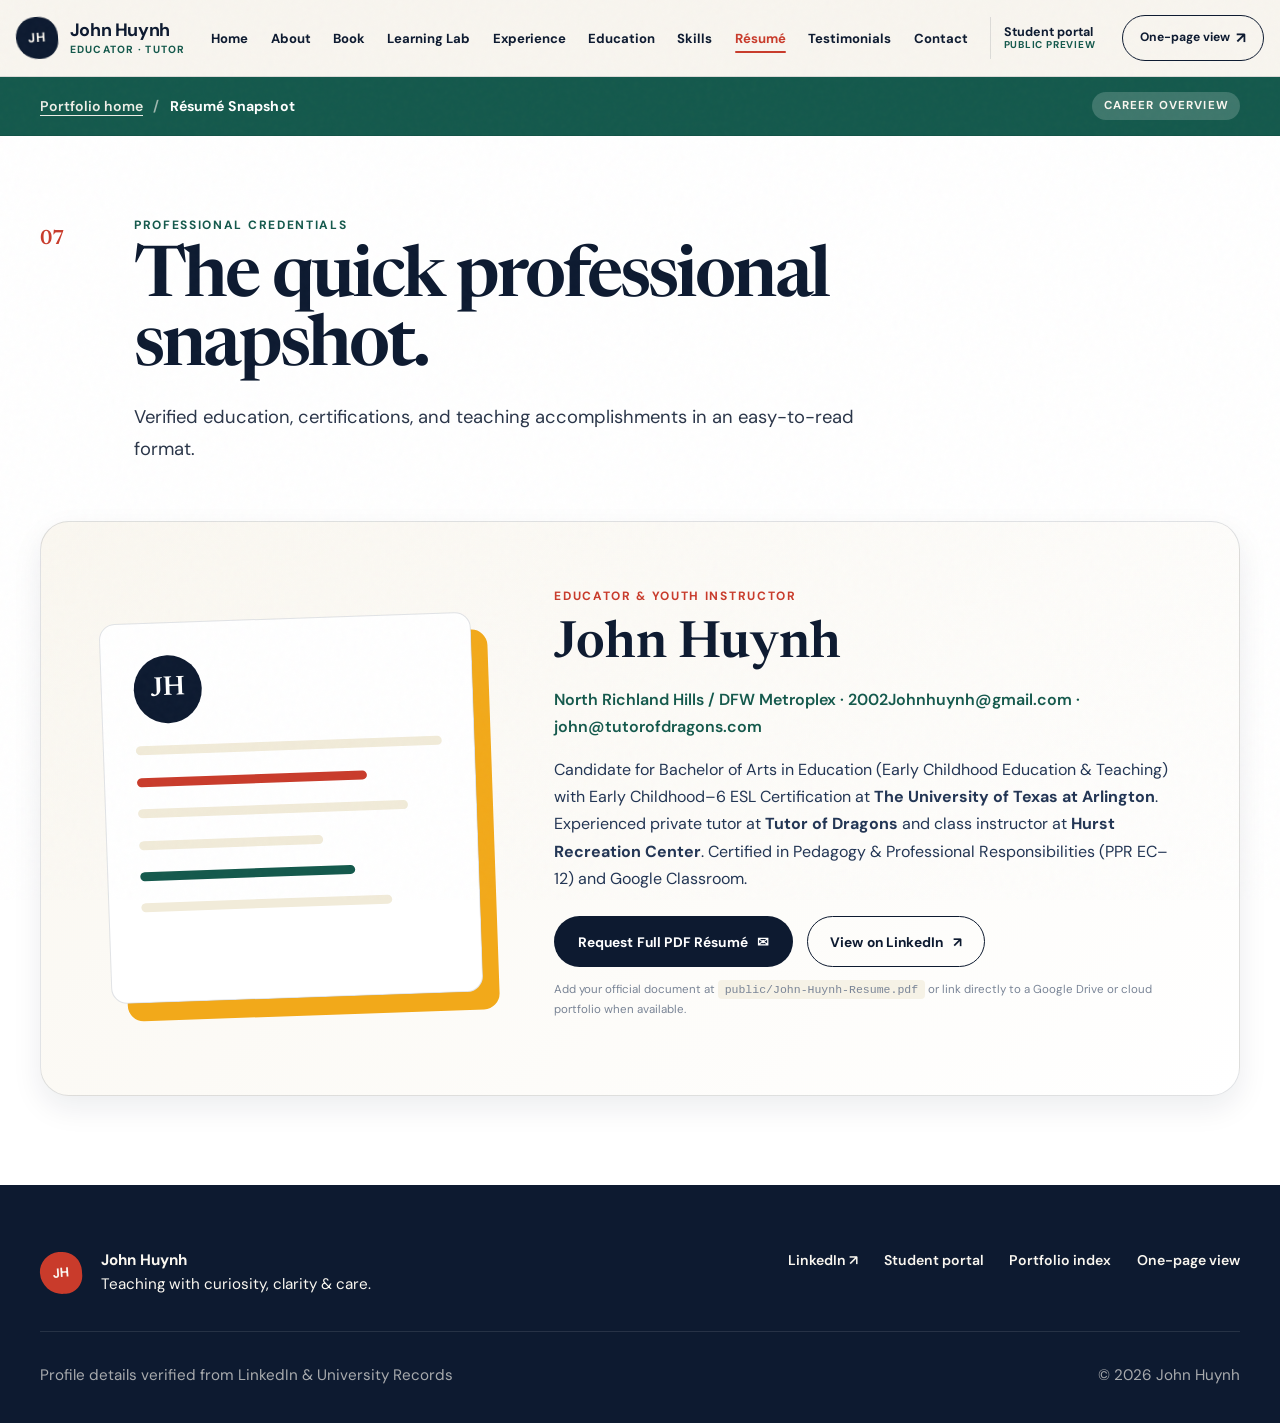
<file: resume.html>
<!DOCTYPE html>
<html lang="en">
<head>
  <meta charset="utf-8" />
  <meta name="viewport" content="width=device-width, initial-scale=1" />
  <title>Résumé | John Huynh — Educator &amp; Tutor</title>
  <meta name="description" content="Professional résumé snapshot for John Huynh, aspiring bilingual educator and tutor based in the DFW Metroplex." />
  <link rel="stylesheet" href="css/style.css" />
  <link rel="icon" href="data:image/svg+xml,<svg xmlns='http://www.w3.org/2000/svg' viewBox='0 0 100 100'><text y='.9em' font-size='90'>📄</text></svg>" />
</head>
<body>
  <a class="skip-link" href="#main-content">Skip to content</a>

  <!-- SITE HEADER (Matching image-1.png) -->
  <header class="site-header">
    <nav class="nav-shell" aria-label="Primary navigation">
      <a class="brand" href="multi.html">
        <span class="brand-mark" aria-hidden="true">JH</span>
        <span class="brand-copy">
          <strong>John Huynh</strong>
          <small>Educator · Tutor</small>
        </span>
      </a>

      <button class="menu-toggle" type="button" aria-expanded="false" aria-controls="site-menu">
        <span class="sr-only">Open navigation</span>
        <span aria-hidden="true">Menu ☰</span>
      </button>

      <div class="nav-menu" id="site-menu">
        <div class="nav-links">
          <a href="multi.html">Home</a>
          <a href="about.html">About</a>
          <a href="book.html">Book</a>
          <a href="learning-lab.html">Learning Lab</a>
          <a href="experience.html">Experience</a>
          <a href="education.html">Education</a>
          <a href="skills.html">Skills</a>
          <a href="resume.html" class="active" aria-current="page">Résumé</a>
          <a href="testimonials.html">Testimonials</a>
          <a href="contact.html">Contact</a>
        </div>
        <a class="student-link" href="student.html">
          Student portal <small>Public preview</small>
        </a>
        <a class="format-link" href="index.html#resume" title="View on continuous one-page format">
          One-page view <span aria-hidden="true">↗</span>
        </a>
      </div>
    </nav>
  </header>

  <main id="main-content" class="multi-main">
    <!-- TEAL BREADCRUMB BANNER (As shown in image-1.png) -->
    <div class="page-banner">
      <div class="content-shell">
        <a href="multi.html">Portfolio home</a>
        <span class="banner-sep" aria-hidden="true">/</span>
        <strong>Résumé Snapshot</strong>
        <span class="banner-tag">Career Overview</span>
      </div>
    </div>

    <!-- RESUME SECTION -->
    <section class="section-block resume-section" id="resume">
      <div class="content-shell">
        <header class="section-heading">
          <span class="section-number">07</span>
          <div>
            <p class="eyebrow">Professional Credentials</p>
            <h2>The quick professional snapshot.</h2>
            <p class="section-intro">
              Verified education, certifications, and teaching accomplishments in an easy-to-read format.
            </p>
          </div>
        </header>

        <div class="resume-card">
          <div class="resume-preview" aria-hidden="true">
            <span></span>
            <span></span>
            <span></span>
            <span></span>
            <span></span>
            <span></span>
          </div>

          <div>
            <p class="eyebrow">Educator &amp; Youth Instructor</p>
            <h3>John Huynh</h3>
            <p style="font-weight: 600; color: var(--teal); margin: 0 0 1rem;">
              North Richland Hills / DFW Metroplex · 2002Johnhuynh@gmail.com · john@tutorofdragons.com
            </p>
            <p>
              Candidate for Bachelor of Arts in Education (Early Childhood Education &amp; Teaching) with Early Childhood–6 ESL Certification at <strong>The University of Texas at Arlington</strong>. Experienced private tutor at <strong>Tutor of Dragons</strong> and class instructor at <strong>Hurst Recreation Center</strong>. Certified in Pedagogy &amp; Professional Responsibilities (PPR EC–12) and Google Classroom.
            </p>
            <div class="button-row" style="margin-top: 1.5rem;">
              <a class="button button-primary" href="mailto:2002Johnhuynh@gmail.com?subject=Request%20for%20John%20Huynh%20Resume">
                Request Full PDF Résumé <span aria-hidden="true">✉</span>
              </a>
              <a class="button button-ghost" href="https://www.linkedin.com/in/john-huynh-8b20ba30b" target="_blank" rel="noopener noreferrer">
                View on LinkedIn <span aria-hidden="true">↗</span>
              </a>
            </div>
            <p class="placeholder-label">
              Add your official document at <code>public/John-Huynh-Resume.pdf</code> or link directly to a Google Drive or cloud portfolio when available.
            </p>
          </div>
        </div>
      </div>
    </section>
  </main>

  <!-- FOOTER -->
  <footer class="site-footer">
    <div class="footer-shell">
      <div>
        <span class="brand-mark" aria-hidden="true">JH</span>
        <p>
          <strong>John Huynh</strong><br />
          Teaching with curiosity, clarity &amp; care.
        </p>
      </div>

      <div class="footer-links">
        <a href="https://www.linkedin.com/in/john-huynh-8b20ba30b" target="_blank" rel="noreferrer">LinkedIn ↗</a>
        <a href="student.html">Student portal</a>
        <a href="multi.html">Portfolio index</a>
        <a href="index.html#resume">One-page view</a>
      </div>

      <p class="footer-note">
        <span>Profile details verified from LinkedIn &amp; University Records</span>
        <span>© 2026 John Huynh</span>
      </p>
    </div>
  </footer>

  <script src="js/main.js"></script>
</body>
</html>
</file>
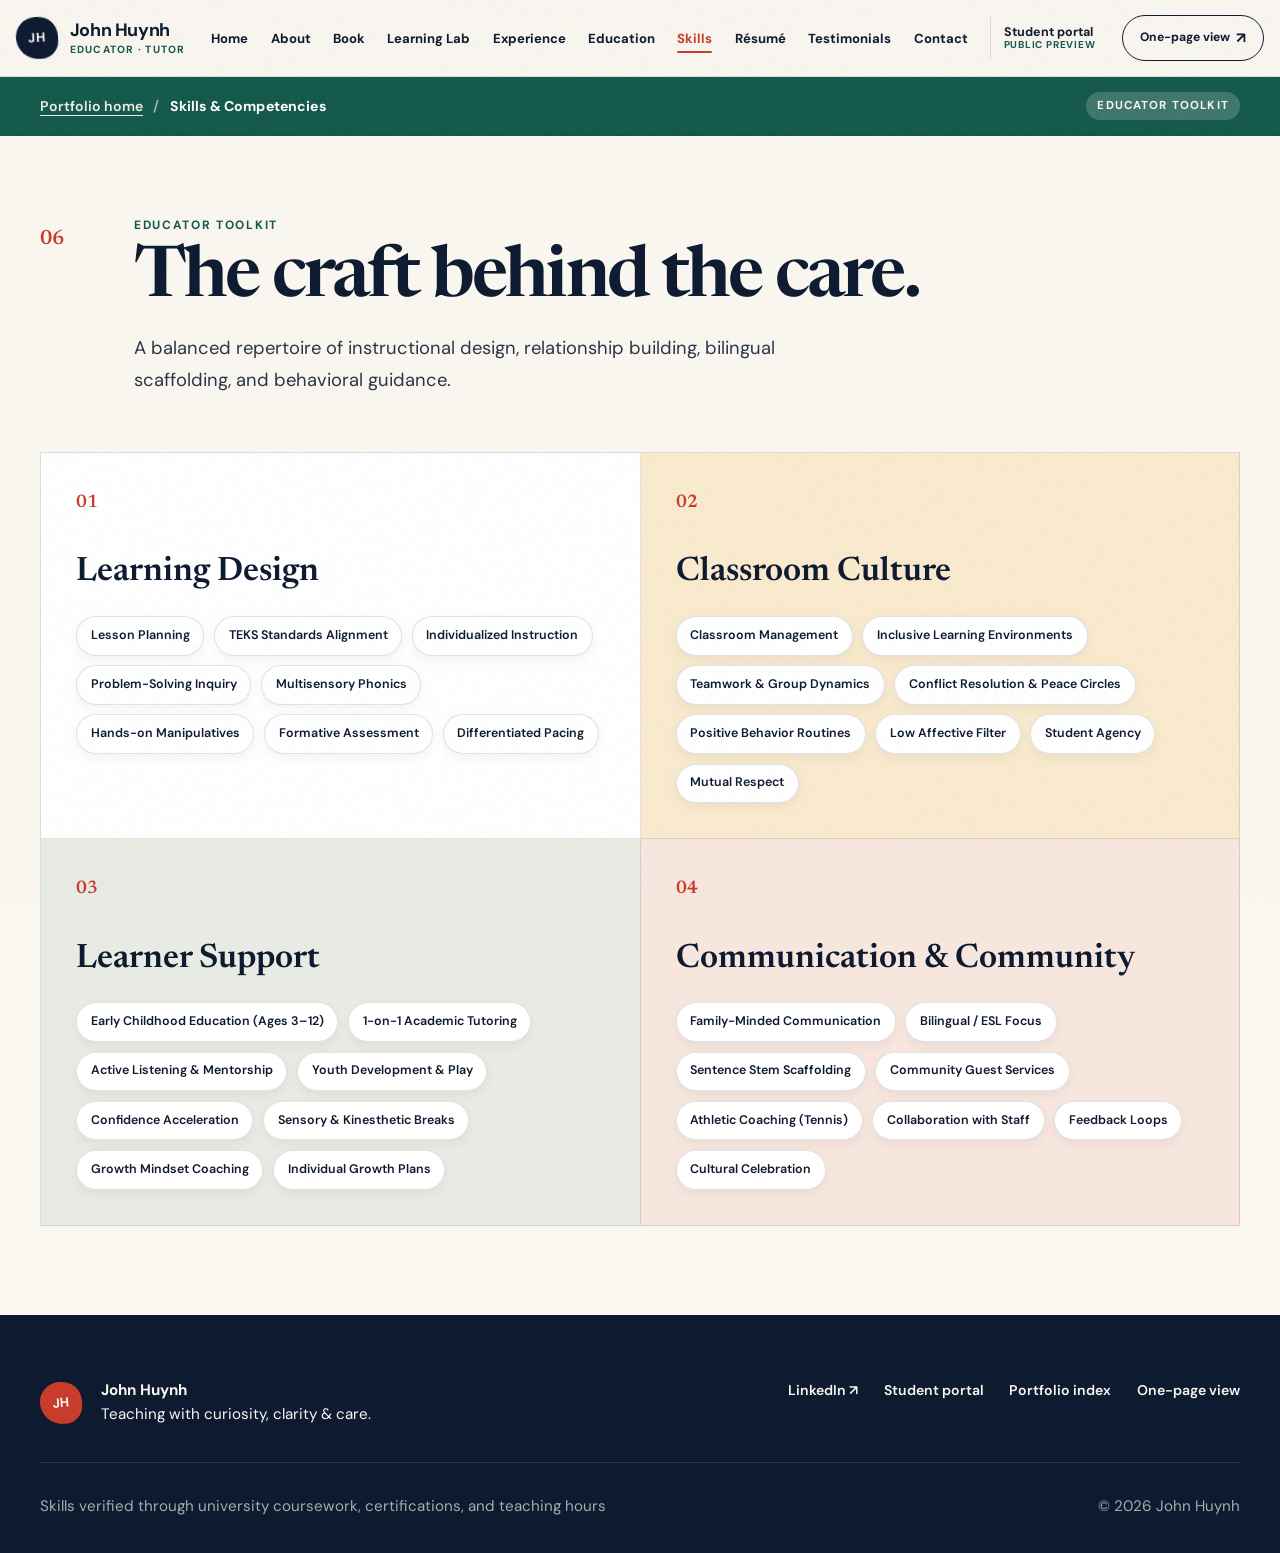
<file: skills.html>
<!DOCTYPE html>
<html lang="en">
<head>
  <meta charset="utf-8" />
  <meta name="viewport" content="width=device-width, initial-scale=1" />
  <title>Skills &amp; Competencies | John Huynh — Educator</title>
  <meta name="description" content="Explore John Huynh’s instructional design, classroom culture, bilingual scaffolding, and early childhood competencies." />
  <link rel="stylesheet" href="css/style.css" />
  <link rel="icon" href="data:image/svg+xml,<svg xmlns='http://www.w3.org/2000/svg' viewBox='0 0 100 100'><text y='.9em' font-size='90'>🎯</text></svg>" />
</head>
<body>
  <a class="skip-link" href="#main-content">Skip to content</a>

  <!-- SITE HEADER (Matching image-1.png) -->
  <header class="site-header">
    <nav class="nav-shell" aria-label="Primary navigation">
      <a class="brand" href="multi.html">
        <span class="brand-mark" aria-hidden="true">JH</span>
        <span class="brand-copy">
          <strong>John Huynh</strong>
          <small>Educator · Tutor</small>
        </span>
      </a>

      <button class="menu-toggle" type="button" aria-expanded="false" aria-controls="site-menu">
        <span class="sr-only">Open navigation</span>
        <span aria-hidden="true">Menu ☰</span>
      </button>

      <div class="nav-menu" id="site-menu">
        <div class="nav-links">
          <a href="multi.html">Home</a>
          <a href="about.html">About</a>
          <a href="book.html">Book</a>
          <a href="learning-lab.html">Learning Lab</a>
          <a href="experience.html">Experience</a>
          <a href="education.html">Education</a>
          <a href="skills.html" class="active" aria-current="page">Skills</a>
          <a href="resume.html">Résumé</a>
          <a href="testimonials.html">Testimonials</a>
          <a href="contact.html">Contact</a>
        </div>
        <a class="student-link" href="student.html">
          Student portal <small>Public preview</small>
        </a>
        <a class="format-link" href="index.html#skills" title="View on continuous one-page format">
          One-page view <span aria-hidden="true">↗</span>
        </a>
      </div>
    </nav>
  </header>

  <main id="main-content" class="multi-main">
    <!-- TEAL BREADCRUMB BANNER (As shown in image-1.png) -->
    <div class="page-banner">
      <div class="content-shell">
        <a href="multi.html">Portfolio home</a>
        <span class="banner-sep" aria-hidden="true">/</span>
        <strong>Skills &amp; Competencies</strong>
        <span class="banner-tag">Educator Toolkit</span>
      </div>
    </div>

    <!-- SKILLS SECTION -->
    <section class="section-block skills-section" id="skills">
      <div class="content-shell">
        <header class="section-heading">
          <span class="section-number">06</span>
          <div>
            <p class="eyebrow">Educator Toolkit</p>
            <h2>The craft behind the care.</h2>
            <p class="section-intro">
              A balanced repertoire of instructional design, relationship building, bilingual scaffolding, and behavioral guidance.
            </p>
          </div>
        </header>

        <div class="skill-board">
          <article>
            <span class="skill-index">01</span>
            <h3>Learning Design</h3>
            <ul>
              <li>Lesson Planning</li>
              <li>TEKS Standards Alignment</li>
              <li>Individualized Instruction</li>
              <li>Problem-Solving Inquiry</li>
              <li>Multisensory Phonics</li>
              <li>Hands-on Manipulatives</li>
              <li>Formative Assessment</li>
              <li>Differentiated Pacing</li>
            </ul>
          </article>

          <article>
            <span class="skill-index">02</span>
            <h3>Classroom Culture</h3>
            <ul>
              <li>Classroom Management</li>
              <li>Inclusive Learning Environments</li>
              <li>Teamwork &amp; Group Dynamics</li>
              <li>Conflict Resolution &amp; Peace Circles</li>
              <li>Positive Behavior Routines</li>
              <li>Low Affective Filter</li>
              <li>Student Agency</li>
              <li>Mutual Respect</li>
            </ul>
          </article>

          <article>
            <span class="skill-index">03</span>
            <h3>Learner Support</h3>
            <ul>
              <li>Early Childhood Education (Ages 3–12)</li>
              <li>1-on-1 Academic Tutoring</li>
              <li>Active Listening &amp; Mentorship</li>
              <li>Youth Development &amp; Play</li>
              <li>Confidence Acceleration</li>
              <li>Sensory &amp; Kinesthetic Breaks</li>
              <li>Growth Mindset Coaching</li>
              <li>Individual Growth Plans</li>
            </ul>
          </article>

          <article>
            <span class="skill-index">04</span>
            <h3>Communication &amp; Community</h3>
            <ul>
              <li>Family-Minded Communication</li>
              <li>Bilingual / ESL Focus</li>
              <li>Sentence Stem Scaffolding</li>
              <li>Community Guest Services</li>
              <li>Athletic Coaching (Tennis)</li>
              <li>Collaboration with Staff</li>
              <li>Feedback Loops</li>
              <li>Cultural Celebration</li>
            </ul>
          </article>
        </div>
      </div>
    </section>
  </main>

  <!-- FOOTER -->
  <footer class="site-footer">
    <div class="footer-shell">
      <div>
        <span class="brand-mark" aria-hidden="true">JH</span>
        <p>
          <strong>John Huynh</strong><br />
          Teaching with curiosity, clarity &amp; care.
        </p>
      </div>

      <div class="footer-links">
        <a href="https://www.linkedin.com/in/john-huynh-8b20ba30b" target="_blank" rel="noreferrer">LinkedIn ↗</a>
        <a href="student.html">Student portal</a>
        <a href="multi.html">Portfolio index</a>
        <a href="index.html#skills">One-page view</a>
      </div>

      <p class="footer-note">
        <span>Skills verified through university coursework, certifications, and teaching hours</span>
        <span>© 2026 John Huynh</span>
      </p>
    </div>
  </footer>

  <script src="js/main.js"></script>
</body>
</html>
</file>
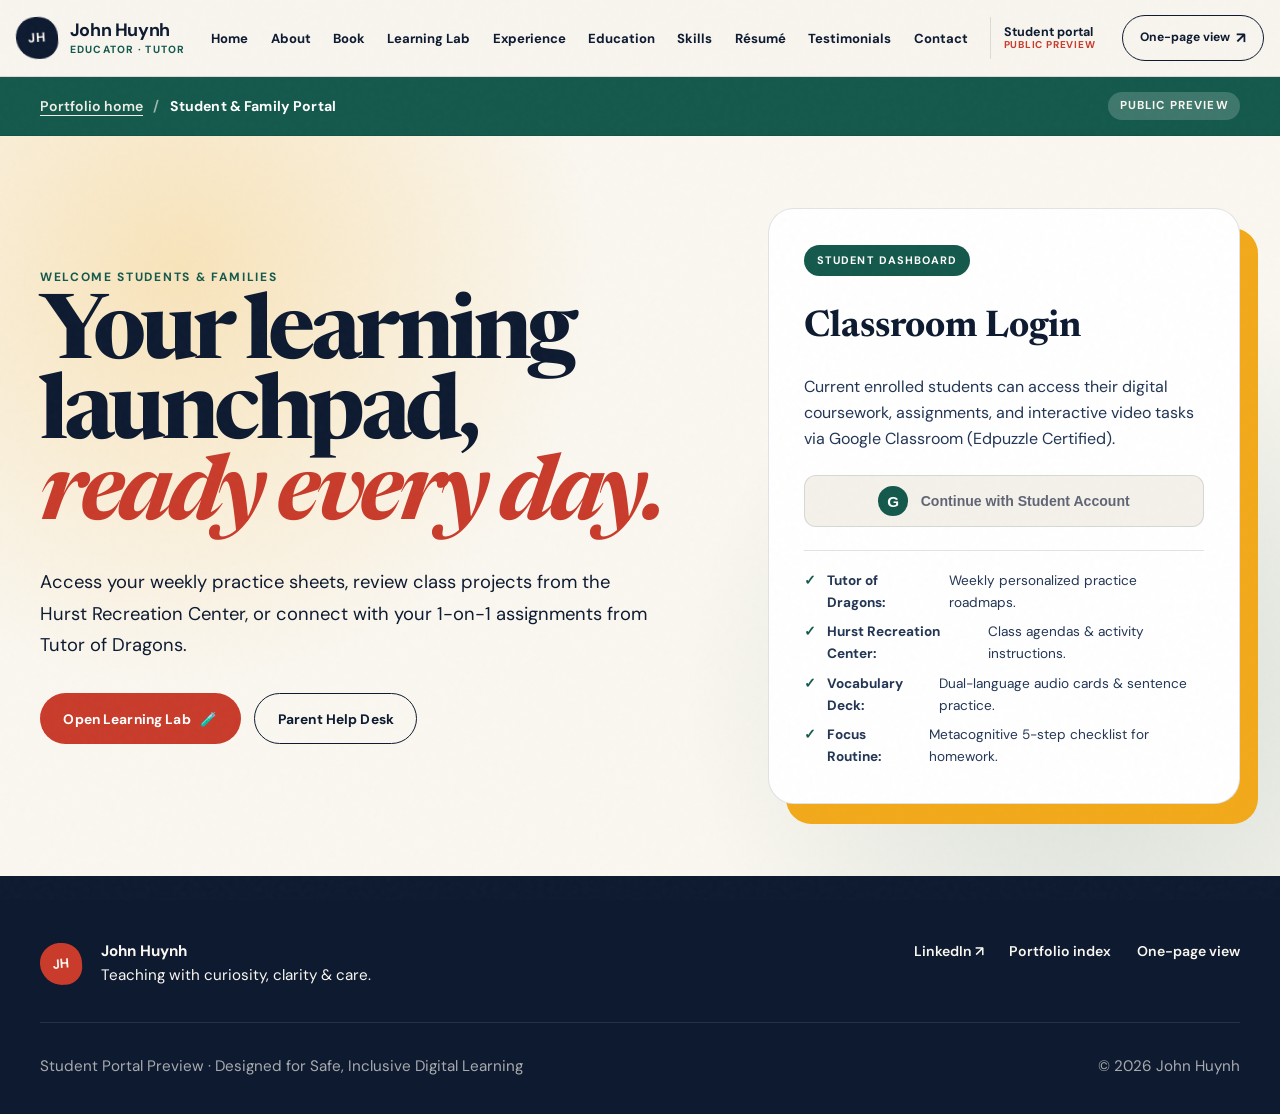
<file: student.html>
<!DOCTYPE html>
<html lang="en">
<head>
  <meta charset="utf-8" />
  <meta name="viewport" content="width=device-width, initial-scale=1" />
  <title>Student Portal | John Huynh — Educator &amp; Tutor</title>
  <meta name="description" content="Public preview of the student and family learning portal: class schedules, learning resources, and Google Classroom access." />
  <link rel="stylesheet" href="css/style.css" />
  <link rel="icon" href="data:image/svg+xml,<svg xmlns='http://www.w3.org/2000/svg' viewBox='0 0 100 100'><text y='.9em' font-size='90'>🎒</text></svg>" />
</head>
<body>
  <a class="skip-link" href="#main-content">Skip to content</a>

  <!-- SITE HEADER (Matching image-1.png) -->
  <header class="site-header">
    <nav class="nav-shell" aria-label="Primary navigation">
      <a class="brand" href="multi.html">
        <span class="brand-mark" aria-hidden="true">JH</span>
        <span class="brand-copy">
          <strong>John Huynh</strong>
          <small>Educator · Tutor</small>
        </span>
      </a>

      <button class="menu-toggle" type="button" aria-expanded="false" aria-controls="site-menu">
        <span class="sr-only">Open navigation</span>
        <span aria-hidden="true">Menu ☰</span>
      </button>

      <div class="nav-menu" id="site-menu">
        <div class="nav-links">
          <a href="multi.html">Home</a>
          <a href="about.html">About</a>
          <a href="book.html">Book</a>
          <a href="learning-lab.html">Learning Lab</a>
          <a href="experience.html">Experience</a>
          <a href="education.html">Education</a>
          <a href="skills.html">Skills</a>
          <a href="resume.html">Résumé</a>
          <a href="testimonials.html">Testimonials</a>
          <a href="contact.html">Contact</a>
        </div>
        <a class="student-link active" href="student.html" aria-current="page">
          Student portal <small style="color: var(--coral);">Public preview</small>
        </a>
        <a class="format-link" href="index.html" title="View on continuous one-page format">
          One-page view <span aria-hidden="true">↗</span>
        </a>
      </div>
    </nav>
  </header>

  <main id="main-content" class="multi-main">
    <!-- TEAL BREADCRUMB BANNER (As shown in image-1.png) -->
    <div class="page-banner">
      <div class="content-shell">
        <a href="multi.html">Portfolio home</a>
        <span class="banner-sep" aria-hidden="true">/</span>
        <strong>Student &amp; Family Portal</strong>
        <span class="banner-tag">Public Preview</span>
      </div>
    </div>

    <!-- STUDENT HERO & ACCESS -->
    <section class="student-hero">
      <div class="content-shell student-grid">
        <div>
          <p class="eyebrow">Welcome Students &amp; Families</p>
          <h1>
            Your learning launchpad,<br />
            <em>ready every day.</em>
          </h1>
          <p class="student-lede">
            Access your weekly practice sheets, review class projects from the Hurst Recreation Center, or connect with your 1-on-1 assignments from Tutor of Dragons.
          </p>

          <div class="button-row">
            <a class="button button-coral" href="learning-lab.html">
              Open Learning Lab <span aria-hidden="true">🧪</span>
            </a>
            <a class="button button-ghost" href="contact.html">
              Parent Help Desk
            </a>
          </div>
        </div>

        <div class="student-access-card">
          <span class="access-badge">Student Dashboard</span>
          <h2>Classroom Login</h2>
          <p>
            Current enrolled students can access their digital coursework, assignments, and interactive video tasks via Google Classroom (Edpuzzle Certified).
          </p>

          <button class="google-button" type="button" onclick="alert('Student Portal Demo: Enrolled students receive a direct classroom invite link upon joining classes or tutoring sessions.');">
            <span>G</span> Continue with Student Account
          </button>

          <ul>
            <li><span>✓</span> <strong>Tutor of Dragons:</strong> Weekly personalized practice roadmaps.</li>
            <li><span>✓</span> <strong>Hurst Recreation Center:</strong> Class agendas &amp; activity instructions.</li>
            <li><span>✓</span> <strong>Vocabulary Deck:</strong> Dual-language audio cards &amp; sentence practice.</li>
            <li><span>✓</span> <strong>Focus Routine:</strong> Metacognitive 5-step checklist for homework.</li>
          </ul>
        </div>
      </div>
    </section>
  </main>

  <!-- FOOTER -->
  <footer class="site-footer">
    <div class="footer-shell">
      <div>
        <span class="brand-mark" aria-hidden="true">JH</span>
        <p>
          <strong>John Huynh</strong><br />
          Teaching with curiosity, clarity &amp; care.
        </p>
      </div>

      <div class="footer-links">
        <a href="https://www.linkedin.com/in/john-huynh-8b20ba30b" target="_blank" rel="noreferrer">LinkedIn ↗</a>
        <a href="multi.html">Portfolio index</a>
        <a href="index.html">One-page view</a>
      </div>

      <p class="footer-note">
        <span>Student Portal Preview · Designed for Safe, Inclusive Digital Learning</span>
        <span>© 2026 John Huynh</span>
      </p>
    </div>
  </footer>

  <script src="js/main.js"></script>
</body>
</html>
</file>
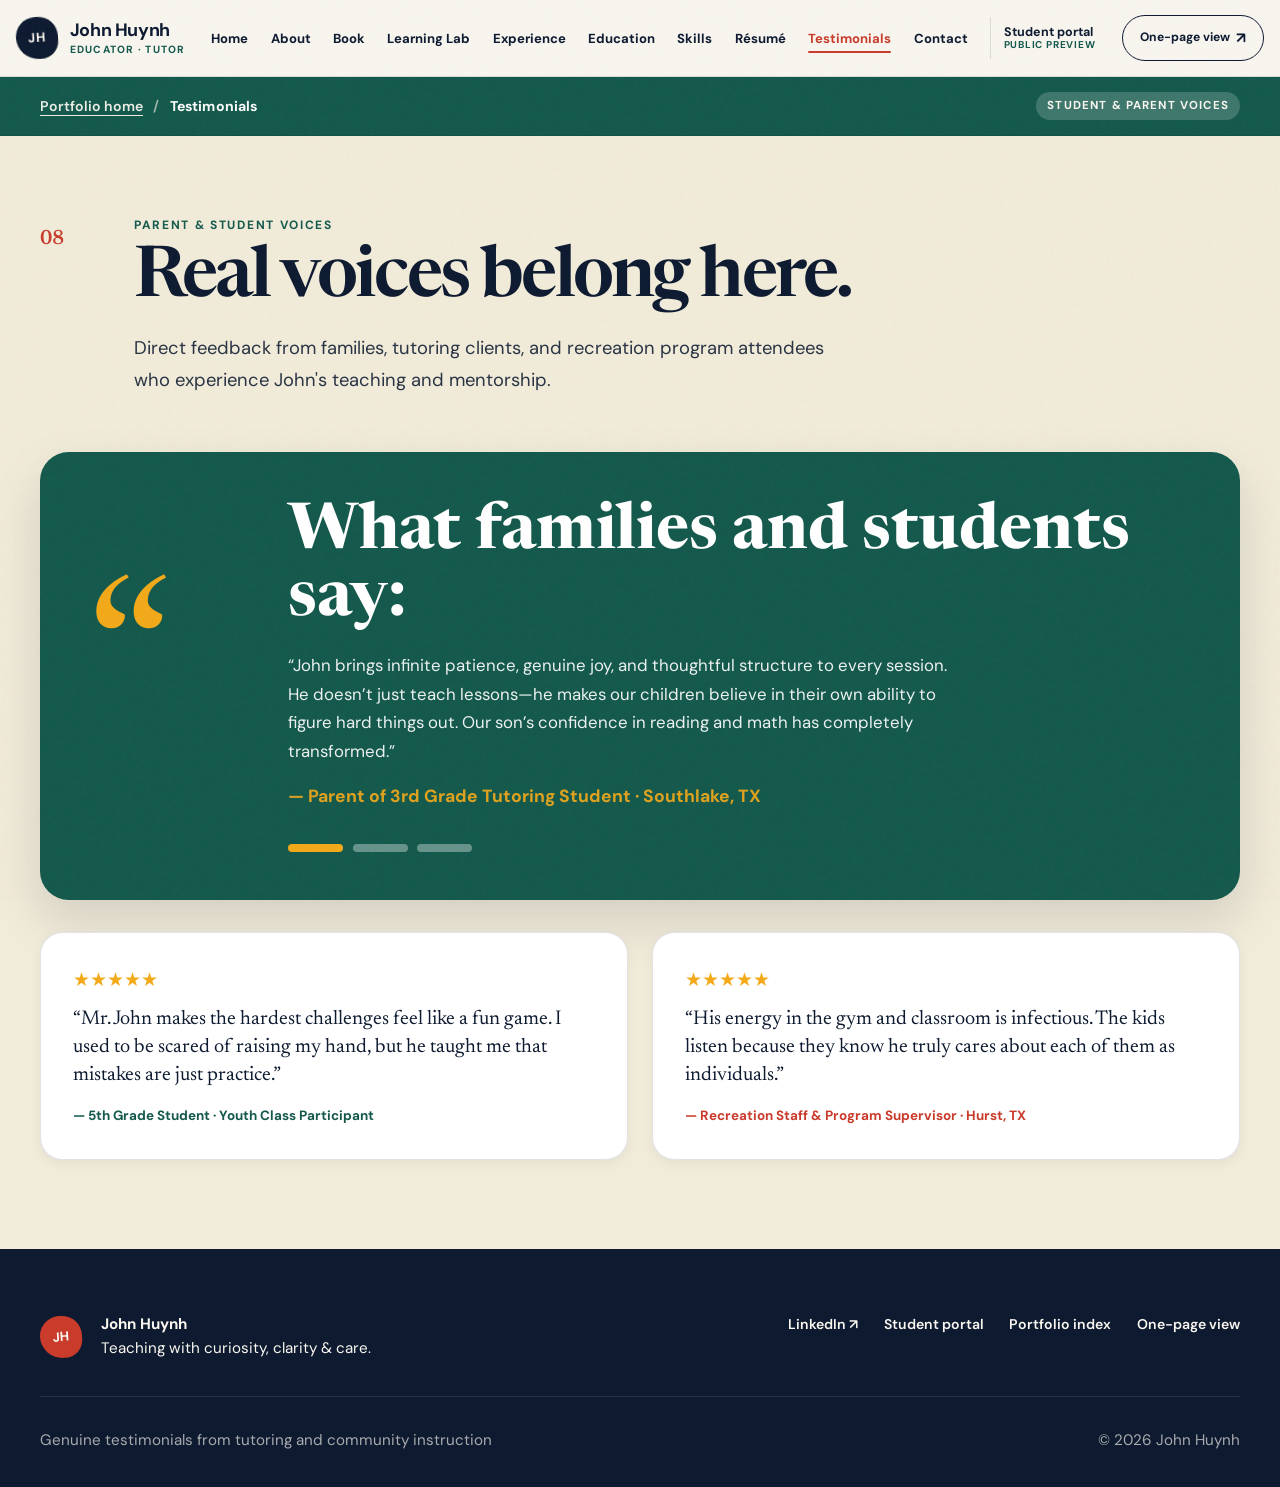
<file: testimonials.html>
<!DOCTYPE html>
<html lang="en">
<head>
  <meta charset="utf-8" />
  <meta name="viewport" content="width=device-width, initial-scale=1" />
  <title>Testimonials | John Huynh — Educator &amp; Tutor</title>
  <meta name="description" content="Testimonials and endorsements from families, students, and program coordinators for John Huynh." />
  <link rel="stylesheet" href="css/style.css" />
  <link rel="icon" href="data:image/svg+xml,<svg xmlns='http://www.w3.org/2000/svg' viewBox='0 0 100 100'><text y='.9em' font-size='90'>💬</text></svg>" />
</head>
<body>
  <a class="skip-link" href="#main-content">Skip to content</a>

  <!-- SITE HEADER (Matches image-1.png exactly) -->
  <header class="site-header">
    <nav class="nav-shell" aria-label="Primary navigation">
      <a class="brand" href="multi.html">
        <span class="brand-mark" aria-hidden="true">JH</span>
        <span class="brand-copy">
          <strong>John Huynh</strong>
          <small>Educator · Tutor</small>
        </span>
      </a>

      <button class="menu-toggle" type="button" aria-expanded="false" aria-controls="site-menu">
        <span class="sr-only">Open navigation</span>
        <span aria-hidden="true">Menu ☰</span>
      </button>

      <div class="nav-menu" id="site-menu">
        <div class="nav-links">
          <a href="multi.html">Home</a>
          <a href="about.html">About</a>
          <a href="book.html">Book</a>
          <a href="learning-lab.html">Learning Lab</a>
          <a href="experience.html">Experience</a>
          <a href="education.html">Education</a>
          <a href="skills.html">Skills</a>
          <a href="resume.html">Résumé</a>
          <a href="testimonials.html" class="active" aria-current="page">Testimonials</a>
          <a href="contact.html">Contact</a>
        </div>
        <a class="student-link" href="student.html">
          Student portal <small>Public preview</small>
        </a>
        <a class="format-link" href="index.html#testimonials" title="View on continuous one-page format">
          One-page view <span aria-hidden="true">↗</span>
        </a>
      </div>
    </nav>
  </header>

  <main id="main-content" class="multi-main">
    <!-- TEAL BREADCRUMB BANNER (Exact match to image-1.png) -->
    <div class="page-banner">
      <div class="content-shell">
        <a href="multi.html">Portfolio home</a>
        <span class="banner-sep" aria-hidden="true">/</span>
        <strong>Testimonials</strong>
        <span class="banner-tag">Student &amp; Parent Voices</span>
      </div>
    </div>

    <!-- TESTIMONIALS SECTION -->
    <section class="section-block testimonials-section" id="testimonials">
      <div class="content-shell">
        <header class="section-heading">
          <span class="section-number">08</span>
          <div>
            <p class="eyebrow">Parent &amp; Student Voices</p>
            <h2>Real voices belong here.</h2>
            <p class="section-intro">
              Direct feedback from families, tutoring clients, and recreation program attendees who experience John's teaching and mentorship.
            </p>
          </div>
        </header>

        <!-- Featured Quote Card -->
        <div class="testimonial-empty">
          <span class="quote-mark" aria-hidden="true">“</span>
          <div>
            <h3>What families and students say:</h3>
            <p>
              “John brings infinite patience, genuine joy, and thoughtful structure to every session. He doesn’t just teach lessons—he makes our children believe in their own ability to figure hard things out. Our son’s confidence in reading and math has completely transformed.”
            </p>
            <p style="font-weight: 700; color: var(--gold); margin-top: 0.8rem; font-size: 1.1rem;">
              — Parent of 3rd Grade Tutoring Student · Southlake, TX
            </p>
            <div class="testimonial-slots" aria-hidden="true">
              <i></i>
              <i></i>
              <i></i>
            </div>
          </div>
        </div>

        <!-- Additional Testimonials Grid -->
        <div style="display: grid; grid-template-columns: repeat(auto-fit, minmax(320px, 1fr)); gap: 1.5rem; margin-top: 2rem;">
          <div style="background: var(--white); border: 1px solid var(--line); border-radius: 1.4rem; padding: 2rem; box-shadow: var(--shadow-sm);">
            <div style="color: var(--gold); font-size: 1.2rem; margin-bottom: 0.6rem;">★★★★★</div>
            <p style="font-family: var(--serif); font-size: 1.25rem; line-height: 1.4; color: var(--ink); margin: 0 0 1rem;">
              “Mr. John makes the hardest challenges feel like a fun game. I used to be scared of raising my hand, but he taught me that mistakes are just practice.”
            </p>
            <p style="font-size: 0.84rem; font-weight: 700; color: var(--teal); margin: 0;">
              — 5th Grade Student · Youth Class Participant
            </p>
          </div>

          <div style="background: var(--white); border: 1px solid var(--line); border-radius: 1.4rem; padding: 2rem; box-shadow: var(--shadow-sm);">
            <div style="color: var(--gold); font-size: 1.2rem; margin-bottom: 0.6rem;">★★★★★</div>
            <p style="font-family: var(--serif); font-size: 1.25rem; line-height: 1.4; color: var(--ink); margin: 0 0 1rem;">
              “His energy in the gym and classroom is infectious. The kids listen because they know he truly cares about each of them as individuals.”
            </p>
            <p style="font-size: 0.84rem; font-weight: 700; color: var(--coral); margin: 0;">
              — Recreation Staff &amp; Program Supervisor · Hurst, TX
            </p>
          </div>
        </div>
      </div>
    </section>
  </main>

  <!-- FOOTER -->
  <footer class="site-footer">
    <div class="footer-shell">
      <div>
        <span class="brand-mark" aria-hidden="true">JH</span>
        <p>
          <strong>John Huynh</strong><br />
          Teaching with curiosity, clarity &amp; care.
        </p>
      </div>

      <div class="footer-links">
        <a href="https://www.linkedin.com/in/john-huynh-8b20ba30b" target="_blank" rel="noreferrer">LinkedIn ↗</a>
        <a href="student.html">Student portal</a>
        <a href="multi.html">Portfolio index</a>
        <a href="index.html#testimonials">One-page view</a>
      </div>

      <p class="footer-note">
        <span>Genuine testimonials from tutoring and community instruction</span>
        <span>© 2026 John Huynh</span>
      </p>
    </div>
  </footer>

  <script src="js/main.js"></script>
</body>
</html>
</file>
<file: css/style.css>
/* ==========================================================================
   JOHN HUYNH — EDUCATOR & TUTOR PORTFOLIO
   High-End Educational & Professional Design System
   ========================================================================== */

@import url("https://fonts.googleapis.com/css2?family=DM+Sans:ital,opsz,wght@0,9..40,400;0,9..40,500;0,9..40,600;0,9..40,700;1,9..40,400&family=Newsreader:ital,opsz,wght@0,6..72,500;0,6..72,600;0,6..72,700;1,6..72,500;1,6..72,600&family=Space+Grotesk:wght@500;700&display=swap");

:root {
  /* High-End Educational Design System (Chalkboard Green, Schoolhouse Red, Pencil Gold & Crisp Paper) */
  --ink: #0d1a30;            /* Scholastic Deep Navy Ink */
  --ink-light: #223554;      /* Academic Slate */
  --paper: #faf7f0;          /* Warm Manila / Book Paper */
  --paper-deep: #f1ebd9;     /* Library Cardstock / Desk Wood */
  --paper-card: #ffffff;     /* Crisp Worksheet / Index Card */
  --coral: #c93b2b;          /* Schoolhouse Apple Crimson */
  --coral-hover: #b33021;    /* Deep Red Accent */
  --gold: #f2a91a;           /* No. 2 Pencil Goldenrod */
  --gold-warm: #db930e;      /* Amber Sunshine */
  --teal: #14594c;           /* Classic Chalkboard Academic Green */
  --teal-dark: #0d4238;      /* Deep Ivy Green */
  --teal-light: #eaf4f1;     /* Soft Mint Wash */
  --indigo: #1b3d6d;         /* Collegiate Blue */
  --indigo-light: #2b5695;   /* Library Sky */
  --emerald: #15803d;        /* Positive Growth Green */
  --white: #ffffff;
  --line: rgba(13, 26, 48, 0.12);
  --line-strong: rgba(13, 26, 48, 0.22);
  --shadow-sm: 0 4px 12px rgba(13, 26, 48, 0.05);
  --shadow-md: 0 12px 30px rgba(13, 26, 48, 0.08);
  --shadow-lg: 0 22px 50px rgba(13, 26, 48, 0.13);
  --shadow-card: 0 16px 40px rgba(13, 26, 48, 0.07);

  /* Typography */
  --serif: "Newsreader", Georgia, serif;
  --sans: "DM Sans", -apple-system, BlinkMacSystemFont, "Segoe UI", Roboto, sans-serif;
  --mono: "Space Grotesk", monospace;

  /* Transitions */
  --transition-fast: 0.18s ease;
  --transition-normal: 0.28s cubic-bezier(0.16, 1, 0.3, 1);
  --transition-spring: 0.45s cubic-bezier(0.34, 1.56, 0.64, 1);
}

/* Taste-Skill Film Grain Overlay (Subtle Analog Texture) */
body::after {
  content: "";
  position: fixed;
  inset: 0;
  z-index: 999;
  pointer-events: none;
  opacity: 0.025;
  background-image: url("data:image/svg+xml,%3Csvg viewBox='0 0 200 200' xmlns='http://www.w3.org/2000/svg'%3E%3Cfilter id='noiseFilter'%3E%3CfeTurbulence type='fractalNoise' baseFrequency='0.8' numOctaves='3' stitchTiles='stitch'/%3E%3C/filter%3E%3Crect width='100%25' height='100%25' filter='url(%23noiseFilter)'/%3E%3C/svg%3E");
}

*, *::before, *::after {
  box-sizing: border-box;
}

html {
  scroll-behavior: smooth;
  font-size: 16px;
}

body {
  color: var(--ink);
  background: var(--paper);
  font-family: var(--sans);
  margin: 0;
  padding: 0;
  line-height: 1.6;
  -webkit-font-smoothing: antialiased;
  -moz-osx-font-smoothing: grayscale;
}

a {
  color: inherit;
  text-decoration: none;
}

img {
  max-width: 100%;
  height: auto;
  display: block;
}

/* Accessibility */
.skip-link {
  position: fixed;
  top: 0.75rem;
  left: 0.75rem;
  z-index: 9999;
  background: var(--ink);
  color: var(--white);
  padding: 0.8rem 1.2rem;
  border-radius: 999px;
  font-weight: 700;
  font-size: 0.85rem;
  transform: translateY(-200%);
  transition: transform var(--transition-fast);
}

.skip-link:focus {
  transform: translateY(0);
  outline: 3px solid var(--gold);
}

:focus-visible {
  outline: 3px solid var(--gold);
  outline-offset: 4px;
}

.sr-only {
  position: absolute;
  width: 1px;
  height: 1px;
  padding: 0;
  margin: -1px;
  overflow: hidden;
  clip: rect(0, 0, 0, 0);
  white-space: nowrap;
  border: 0;
}

/* Containers */
.content-shell {
  width: min(1200px, 100% - 2.5rem);
  margin-inline: auto;
}

.section-block {
  padding: clamp(4.5rem, 7vw, 7.5rem) 0;
  scroll-margin-top: 5.5rem;
}

/* Section Headings */
.section-heading {
  display: grid;
  grid-template-columns: 70px minmax(0, 820px);
  gap: 1.5rem;
  margin-bottom: 3.5rem;
}

.section-number {
  font-family: var(--serif);
  font-size: 1.3rem;
  font-weight: 600;
  color: var(--coral);
  padding-top: 0.4rem;
}

.section-heading .eyebrow,
.eyebrow {
  text-transform: uppercase;
  letter-spacing: 0.14em;
  font-size: 0.75rem;
  font-weight: 700;
  color: var(--teal);
  margin: 0 0 0.6rem;
}

.section-heading h2 {
  font-family: var(--serif);
  font-size: clamp(2.8rem, 5.5vw, 5rem);
  line-height: 0.98;
  letter-spacing: -0.04em;
  font-weight: 600;
  margin: 0;
  color: var(--ink);
}

.section-intro {
  max-width: 720px;
  margin: 1.2rem 0 0;
  font-size: 1.15rem;
  line-height: 1.7;
  opacity: 0.88;
}

/* ==========================================================================
   SITE HEADER & NAVIGATION (Matches image-1.png & Reference)
   ========================================================================== */
.site-header {
  position: sticky;
  top: 0;
  z-index: 100;
  background: rgba(248, 245, 238, 0.94);
  backdrop-filter: blur(14px);
  -webkit-backdrop-filter: blur(14px);
  border-bottom: 1px solid var(--line);
}

.nav-shell {
  display: flex;
  align-items: center;
  justify-content: space-between;
  gap: 1rem;
  width: min(1320px, 100% - 2rem);
  height: 76px;
  margin: 0 auto;
}

/* Brand */
.brand {
  display: inline-flex;
  align-items: center;
  gap: 0.75rem;
  text-decoration: none;
  flex-shrink: 0;
}

.brand-mark {
  width: 2.6rem;
  height: 2.6rem;
  background: var(--ink);
  color: var(--paper);
  border-radius: 50% 50% 44% 56%;
  display: grid;
  place-items: center;
  font-size: 0.82rem;
  font-weight: 700;
  letter-spacing: 0.04em;
  transform: rotate(-4deg);
  transition: transform var(--transition-fast), background var(--transition-fast);
}

.brand:hover .brand-mark {
  transform: rotate(0deg) scale(1.05);
  background: var(--teal);
}

.brand-copy {
  display: grid;
  line-height: 1.1;
}

.brand-copy strong {
  font-size: 1.12rem;
  font-weight: 700;
  letter-spacing: -0.02em;
  color: var(--ink);
}

.brand-copy small {
  text-transform: uppercase;
  letter-spacing: 0.12em;
  font-size: 0.65rem;
  font-weight: 700;
  color: var(--teal);
  margin-top: 0.2rem;
}

/* Nav Menu */
.nav-menu {
  display: flex;
  align-items: center;
  gap: 0.85rem;
  min-width: 0;
}

.nav-links {
  display: flex;
  align-items: center;
  gap: 0.2rem;
  overflow-x: auto;
  scrollbar-width: none;
}

.nav-links::-webkit-scrollbar {
  display: none;
}

.nav-links a {
  white-space: nowrap;
  padding: 0.55rem 0.6rem;
  font-size: 0.82rem;
  font-weight: 700;
  color: var(--ink);
  position: relative;
  transition: color var(--transition-fast);
}

.nav-links a:hover {
  color: var(--coral);
}

.nav-links a::after {
  content: "";
  position: absolute;
  bottom: 0.25rem;
  left: 0.6rem;
  right: 0.6rem;
  height: 2.5px;
  background: var(--coral);
  transform: scaleX(0);
  transform-origin: center;
  transition: transform var(--transition-fast);
  border-radius: 2px;
}

.nav-links a:hover::after,
.nav-links a.active::after {
  transform: scaleX(1);
}

.nav-links a.active {
  color: var(--coral);
}

/* Header Action Badges & Buttons */
.student-link {
  display: grid;
  padding: 0.5rem 0.8rem;
  font-size: 0.78rem;
  font-weight: 700;
  border-left: 1px solid var(--line);
  white-space: nowrap;
  line-height: 1.15;
  transition: color var(--transition-fast);
}

.student-link small {
  text-transform: uppercase;
  letter-spacing: 0.08em;
  color: var(--teal);
  font-size: 0.62rem;
  font-weight: 700;
}

.student-link:hover {
  color: var(--coral);
}

.format-link {
  display: inline-flex;
  align-items: center;
  gap: 0.4rem;
  padding: 0.62rem 1.05rem;
  border: 1.5px solid var(--ink);
  border-radius: 999px;
  font-size: 0.76rem;
  font-weight: 700;
  white-space: nowrap;
  background: transparent;
  color: var(--ink);
  transition: all var(--transition-fast);
}

.format-link:hover {
  background: var(--ink);
  color: var(--paper);
  transform: translateY(-1px);
}

.format-link span {
  font-size: 0.95rem;
  transition: transform var(--transition-fast);
}

.format-link:hover span {
  transform: translate(2px, -2px);
}

/* Mobile Toggle */
.menu-toggle {
  display: none;
  background: transparent;
  border: 1.5px solid var(--ink);
  padding: 0.5rem 0.85rem;
  border-radius: 999px;
  font-size: 0.78rem;
  font-weight: 700;
  text-transform: uppercase;
  letter-spacing: 0.08em;
  color: var(--ink);
  cursor: pointer;
}

/* ==========================================================================
   PAGE BANNER BAR (Teal Breadcrumb Banner as shown in image-1.png)
   ========================================================================== */
.page-banner {
  background: var(--teal);
  color: var(--paper);
  padding: 0.95rem 0;
  font-size: 0.88rem;
  font-weight: 600;
  border-bottom: 1px solid rgba(0, 0, 0, 0.08);
}

.page-banner .content-shell {
  display: flex;
  align-items: center;
  gap: 0.65rem;
  flex-wrap: wrap;
}

.page-banner a {
  text-decoration: underline;
  text-underline-offset: 4px;
  color: var(--paper);
  opacity: 0.95;
  transition: opacity var(--transition-fast), color var(--transition-fast);
}

.page-banner a:hover {
  opacity: 1;
  color: var(--gold);
}

.page-banner .banner-sep {
  opacity: 0.6;
  font-size: 0.9rem;
}

.page-banner strong {
  font-weight: 700;
  color: var(--white);
  letter-spacing: 0.01em;
}

.page-banner .banner-tag {
  margin-left: auto;
  font-size: 0.72rem;
  text-transform: uppercase;
  letter-spacing: 0.1em;
  background: rgba(255, 255, 255, 0.18);
  padding: 0.3rem 0.7rem;
  border-radius: 999px;
  font-weight: 700;
}

/* ==========================================================================
   BUTTONS
   ========================================================================== */
.button-row {
  display: flex;
  flex-wrap: wrap;
  gap: 0.85rem;
  align-items: center;
}

.button {
  display: inline-flex;
  align-items: center;
  justify-content: center;
  gap: 0.6rem;
  padding: 0.85rem 1.4rem;
  min-height: 48px;
  border-radius: 999px;
  font-size: 0.86rem;
  font-weight: 700;
  cursor: pointer;
  border: 1.5px solid transparent;
  transition: all var(--transition-fast);
  text-decoration: none;
  letter-spacing: 0.01em;
}

.button:active,
.tool-btn:active,
.page-btn:active,
.btn-nav-primary:active {
  transform: translateY(1.5px) scale(0.98) !important;
}

.button-primary {
  background: var(--ink);
  color: var(--white);
}

.button-primary:hover {
  background: var(--teal);
  transform: translateY(-2px);
  box-shadow: 0 8px 20px rgba(20, 89, 76, 0.28);
}

.button-coral {
  background: var(--coral);
  color: var(--white);
}

.button-coral:hover {
  background: var(--coral-hover);
  transform: translateY(-2px);
  box-shadow: 0 8px 20px rgba(201, 59, 43, 0.3);
}

.button-ghost {
  border-color: var(--ink);
  background: transparent;
  color: var(--ink);
}

.button-ghost:hover {
  background: var(--white);
  transform: translateY(-2px);
  box-shadow: var(--shadow-sm);
}

.button-light {
  background: var(--white);
  color: var(--ink);
  border-color: var(--line);
}

.button-light:hover {
  background: var(--paper-deep);
  transform: translateY(-2px);
}

.button-disabled {
  background: var(--paper-deep);
  color: rgba(17, 26, 54, 0.45);
  cursor: not-allowed;
  border-color: transparent;
}

/* ==========================================================================
   HERO SECTION
   ========================================================================== */
.hero {
  background: radial-gradient(circle at 86% 25%, rgba(242, 169, 26, 0.28), transparent 26rem),
              radial-gradient(circle at 10% 80%, rgba(20, 89, 76, 0.16), transparent 22rem),
              var(--paper);
  padding-top: clamp(3.5rem, 6vw, 6.5rem);
  padding-bottom: 0;
  position: relative;
  overflow: hidden;
}

.hero-grid {
  display: grid;
  grid-template-columns: 1.15fr 0.85fr;
  align-items: center;
  gap: clamp(2.5rem, 6vw, 6rem);
  min-height: 640px;
  padding-bottom: 4.5rem;
}

.hero h1 {
  font-family: var(--serif);
  font-size: clamp(3.8rem, 7.5vw, 7.2rem);
  line-height: 0.88;
  letter-spacing: -0.055em;
  margin: 0;
  font-weight: 600;
  color: var(--ink);
}

.hero h1 em {
  color: var(--coral);
  font-style: italic;
}

.hero-lede {
  max-width: 620px;
  margin: 1.8rem 0 2.4rem;
  font-size: clamp(1.1rem, 2vw, 1.3rem);
  line-height: 1.65;
  color: var(--ink-light);
}

/* Hero Visual Art Card */
.hero-visual {
  min-height: 520px;
  position: relative;
  display: flex;
  align-items: center;
  justify-content: center;
}

.portrait-card {
  position: absolute;
  inset: 4% 6% 8% 4%;
  background: var(--indigo);
  color: var(--white);
  border-radius: 50% 50% 2.8rem 2.8rem;
  box-shadow: 24px 26px 0 var(--gold);
  padding: 2.2rem;
  display: flex;
  flex-direction: column;
  justify-content: flex-end;
  overflow: hidden;
  transform: rotate(2deg);
  transition: transform var(--transition-normal);
}

.portrait-card:hover {
  transform: rotate(0deg) scale(1.02);
}

.portrait-card::before {
  content: "";
  position: absolute;
  width: 280px;
  height: 280px;
  background: var(--coral);
  border-radius: 50%;
  top: -80px;
  right: -60px;
  opacity: 0.95;
}

.portrait-card::after {
  content: "";
  position: absolute;
  width: 175px;
  height: 175px;
  border: 30px solid var(--teal);
  border-radius: 50%;
  bottom: 80px;
  left: -50px;
  opacity: 0.85;
}

.portrait-sun {
  position: absolute;
  top: 14%;
  left: 18%;
  width: 82px;
  height: 82px;
  border: 2px solid var(--gold);
  border-radius: 50%;
  box-shadow: 0 0 0 14px rgba(242, 169, 26, 0.18);
  animation: pulseSun 4s ease-in-out infinite;
}

@keyframes pulseSun {
  0%, 100% { transform: scale(1); opacity: 0.9; }
  50% { transform: scale(1.08); opacity: 1; }
}

.portrait-initials {
  position: relative;
  z-index: 1;
  font-family: var(--serif);
  font-size: clamp(6.5rem, 13vw, 10.5rem);
  line-height: 1;
  letter-spacing: -0.08em;
  color: var(--paper);
  align-self: center;
  margin-bottom: 5.5rem;
  text-shadow: 0 8px 24px rgba(0, 0, 0, 0.25);
}

.portrait-card p {
  position: relative;
  z-index: 1;
  display: flex;
  justify-content: space-between;
  align-items: center;
  margin: 0;
  border-top: 1px solid rgba(255, 255, 255, 0.2);
  padding-top: 1rem;
}

.portrait-card p strong {
  font-family: var(--serif);
  font-size: 1.85rem;
  font-weight: 600;
}

.portrait-card p span {
  font-size: 0.8rem;
  opacity: 0.8;
  letter-spacing: 0.06em;
  background: rgba(255, 255, 255, 0.15);
  padding: 0.25rem 0.6rem;
  border-radius: 999px;
}

/* Floating Note Cards */
.note-card {
  position: absolute;
  z-index: 2;
  background: var(--white);
  border: 1px solid var(--line);
  border-radius: 1.1rem;
  padding: 1.05rem 1.25rem;
  display: grid;
  grid-template-columns: auto 1fr;
  gap: 0.15rem 0.75rem;
  box-shadow: var(--shadow-card);
  transition: transform var(--transition-fast);
}

.note-card:hover {
  transform: translateY(-4px) scale(1.03) !important;
}

.note-card > span {
  grid-row: 1 / 3;
  width: 2.35rem;
  height: 2.35rem;
  border-radius: 50%;
  background: var(--teal);
  color: var(--white);
  display: grid;
  place-items: center;
  font-size: 0.95rem;
}

.note-card strong {
  grid-column: 2;
  font-size: 0.92rem;
  color: var(--ink);
}

.note-card small {
  grid-column: 2;
  font-size: 0.72rem;
  opacity: 0.72;
  color: var(--ink-light);
}

.note-one {
  top: 4%;
  right: -4%;
  transform: rotate(-3deg);
}

.note-two {
  bottom: 4%;
  left: -5%;
  transform: rotate(3deg);
}

.note-two > span {
  background: var(--coral);
}

/* Hero Ribbon */
.hero-ribbon {
  background: var(--teal);
  color: var(--paper);
  text-transform: uppercase;
  letter-spacing: 0.14em;
  font-size: 0.78rem;
  font-weight: 700;
  display: flex;
  justify-content: center;
  align-items: center;
  gap: 2.2rem;
  padding: 1.1rem 1rem;
  white-space: nowrap;
  overflow: hidden;
}

.hero-ribbon i {
  color: var(--gold);
  font-style: normal;
  font-size: 0.7rem;
}

/* ==========================================================================
   ABOUT SECTION & PRINCIPLES
   ========================================================================== */
.about-section {
  background: var(--white);
}

.about-grid {
  display: grid;
  grid-template-columns: 0.95fr 1.05fr;
  align-items: start;
  gap: clamp(2.5rem, 6vw, 6.5rem);
}

.about-copy > p:not(.human-note) {
  font-family: var(--serif);
  font-size: clamp(1.4rem, 2.2vw, 1.95rem);
  line-height: 1.38;
  font-weight: 500;
  margin: 0 0 1.4rem;
  color: var(--ink);
}

.human-note {
  border-top: 1px solid var(--line);
  margin-top: 2rem;
  padding-top: 1.4rem;
  display: flex;
  align-items: baseline;
  gap: 0.8rem;
  font-size: 0.98rem;
  line-height: 1.6;
  color: var(--ink-light);
}

.human-note span {
  color: var(--coral);
  font-size: 1.4rem;
  font-weight: 700;
}

.principles-list {
  border-top: 1px solid var(--line);
}

.principles-list article {
  display: grid;
  grid-template-columns: 55px 1fr;
  gap: 1.1rem;
  padding: 1.8rem 0.2rem;
  border-bottom: 1px solid var(--line);
  transition: background var(--transition-fast);
}

.principles-list article:hover {
  background: rgba(20, 89, 76, 0.03);
}

.principles-list article > span {
  font-family: var(--serif);
  font-size: 1.15rem;
  font-weight: 600;
  color: var(--teal);
  padding-top: 0.15rem;
}

.principles-list h3 {
  font-family: var(--serif);
  font-size: 1.6rem;
  font-weight: 600;
  margin: 0 0 0.45rem;
  color: var(--ink);
}

.principles-list p {
  margin: 0;
  opacity: 0.8;
  line-height: 1.65;
}

/* Compact Roles & Education Card (Streamlined Snapshot) */
.compact-creds-card {
  background: var(--paper-card);
  border: 1px solid var(--line-strong);
  border-radius: 1.5rem;
  padding: clamp(1.6rem, 3vw, 2.2rem);
  box-shadow: var(--shadow-md);
  position: relative;
  overflow: hidden;
}

.compact-creds-card::before {
  content: "";
  position: absolute;
  top: 0;
  left: 0;
  right: 0;
  height: 4px;
  background: linear-gradient(90deg, var(--teal), var(--coral), var(--gold));
}

.compact-creds-card h3 {
  font-family: var(--serif);
  font-size: 1.6rem;
  margin: 0 0 1.25rem;
  color: var(--ink);
}

.compact-role {
  display: flex;
  gap: 1rem;
  align-items: flex-start;
  padding: 1rem 0;
  border-bottom: 1px solid var(--line);
}

.compact-role-badge {
  background: var(--teal-light);
  color: var(--teal-dark);
  font-size: 0.72rem;
  font-weight: 700;
  text-transform: uppercase;
  letter-spacing: 0.08em;
  padding: 0.35rem 0.65rem;
  border-radius: 999px;
  white-space: nowrap;
}

.compact-role-badge.coral {
  background: #fde8e5;
  color: var(--coral);
}

.compact-role h4 {
  margin: 0 0 0.3rem;
  font-size: 1.05rem;
  font-weight: 700;
  color: var(--ink);
}

.compact-role h4 a {
  color: var(--teal);
  text-decoration: underline;
  text-underline-offset: 3px;
}

.compact-role p {
  margin: 0;
  font-size: 0.9rem;
  line-height: 1.5;
  color: var(--ink-light);
}

.compact-edu-strip {
  margin-top: 1.2rem;
  padding: 1.1rem;
  background: var(--white);
  border-radius: 1rem;
  border: 1px solid var(--line);
  display: flex;
  flex-wrap: wrap;
  justify-content: space-between;
  align-items: center;
  gap: 0.75rem;
}

.compact-edu-strip strong {
  display: block;
  font-size: 0.98rem;
  color: var(--ink);
}

.compact-edu-strip span {
  font-size: 0.85rem;
  color: var(--ink-light);
}

.compact-edu-strip .edu-tag {
  background: var(--teal);
  color: var(--white);
  font-size: 0.72rem;
  font-weight: 700;
  text-transform: uppercase;
  letter-spacing: 0.06em;
  padding: 0.35rem 0.75rem;
  border-radius: 999px;
}

.quote-mini {
  background: var(--white);
  border: 1px solid var(--line);
  border-left: 4px solid var(--gold);
  border-radius: 1rem;
  padding: 1.25rem 1.5rem;
  box-shadow: var(--shadow-sm);
  margin-bottom: 2rem;
}

.quote-mini .quote-mark {
  font-family: var(--serif);
  font-size: 2.2rem;
  line-height: 1;
  color: var(--gold);
  display: block;
  margin-bottom: -0.5rem;
}

.quote-mini p {
  font-family: var(--serif);
  font-style: italic;
  font-size: 1.15rem;
  line-height: 1.55;
  color: var(--ink);
  margin: 0 0 0.5rem;
}

.quote-mini small {
  font-size: 0.82rem;
  font-weight: 700;
  color: var(--teal);
  text-transform: uppercase;
  letter-spacing: 0.06em;
}

/* ==========================================================================
   INTERACTIVE BOOK COMPONENT (Flipping Pages Left-to-Right)
   ========================================================================== */
.book-section {
  background: radial-gradient(circle at 18% 22%, rgba(242, 169, 26, 0.18), transparent 28rem),
              radial-gradient(circle at 82% 80%, rgba(20, 89, 76, 0.16), transparent 30rem),
              var(--paper-deep);
  position: relative;
  overflow: hidden;
}

.book-wrapper {
  max-width: 980px;
  margin: 2rem auto 0;
  perspective: 2000px;
}

.book-controls-bar {
  display: flex;
  justify-content: space-between;
  align-items: center;
  margin-bottom: 1.4rem;
  flex-wrap: wrap;
  gap: 1rem;
}

.book-meta {
  font-size: 0.85rem;
  font-weight: 700;
  color: var(--teal);
  text-transform: uppercase;
  letter-spacing: 0.1em;
}

.book-nav-buttons {
  display: flex;
  align-items: center;
  gap: 0.6rem;
}

.book-btn {
  background: var(--white);
  border: 1.5px solid var(--ink);
  color: var(--ink);
  padding: 0.55rem 1.1rem;
  border-radius: 999px;
  font-size: 0.8rem;
  font-weight: 700;
  cursor: pointer;
  display: inline-flex;
  align-items: center;
  gap: 0.45rem;
  transition: all var(--transition-fast);
}

.book-btn:hover:not(:disabled) {
  background: var(--ink);
  color: var(--white);
  transform: translateY(-2px);
}

.book-btn:disabled {
  opacity: 0.4;
  cursor: not-allowed;
  border-color: var(--line);
}

/* The 3D Book Layout */
.book-wrapper {
  max-width: 980px;
  margin: 2rem auto 0;
  perspective: 2600px;
  perspective-origin: 50% 50%;
}

.book-container {
  display: flex;
  position: relative;
  min-height: 540px;
  background: #fbf8f2;
  border-radius: 1.4rem;
  border: 1px solid var(--line-strong);
  box-shadow: 0 28px 75px rgba(17, 26, 54, 0.18),
              0 4px 14px rgba(0, 0, 0, 0.08),
              inset 0 0 0 1px rgba(255, 255, 255, 0.6);
  perspective: 2600px;
  perspective-origin: 50% 50%;
  transform-style: preserve-3d;
  user-select: none;
}

/* Spine effect down the center */
.book-spine-line {
  position: absolute;
  top: 0;
  bottom: 0;
  left: 50%;
  width: 36px;
  transform: translateX(-50%);
  background: linear-gradient(90deg,
    rgba(17, 26, 54, 0.14) 0%,
    rgba(17, 26, 54, 0.04) 38%,
    rgba(255, 255, 255, 0.7) 50%,
    rgba(17, 26, 54, 0.04) 62%,
    rgba(17, 26, 54, 0.16) 100%
  );
  z-index: 15;
  pointer-events: none;
}

.book-page {
  flex: 1 1 50%;
  width: 50%;
  min-height: 540px;
  padding: clamp(2rem, 3.8vw, 3.2rem);
  display: flex;
  flex-direction: column;
  justify-content: space-between;
  position: relative;
  background: #fffdf9;
  cursor: pointer;
  transition: background-color 0.25s ease;
}

.book-page:hover {
  background: #fffffb;
}

.book-page-left {
  border-top-left-radius: 1.4rem;
  border-bottom-left-radius: 1.4rem;
  border-right: 1px solid rgba(17, 26, 54, 0.08);
  box-shadow: inset -22px 0 30px -15px rgba(17, 26, 54, 0.09);
}

.book-page-right {
  border-top-right-radius: 1.4rem;
  border-bottom-right-radius: 1.4rem;
  box-shadow: inset 22px 0 30px -15px rgba(17, 26, 54, 0.09);
}

/* Corner click hint */
.book-corner-hint {
  position: absolute;
  bottom: 0.9rem;
  font-size: 0.68rem;
  font-weight: 700;
  text-transform: uppercase;
  letter-spacing: 0.1em;
  color: var(--teal);
  opacity: 0.45;
  transition: all 0.25s ease;
  pointer-events: none;
  display: flex;
  align-items: center;
  gap: 0.35rem;
}

.book-page-right .book-corner-hint {
  right: 1.6rem;
}

.book-page-left .book-corner-hint {
  left: 1.6rem;
}

.book-page:hover .book-corner-hint {
  opacity: 1;
  transform: translateY(-2px);
}

/* 3D Turning Leaf (Flipper) */
.book-flipper {
  position: absolute;
  top: 0;
  bottom: 0;
  width: 50%;
  z-index: 30;
  transform-style: preserve-3d;
  -webkit-transform-style: preserve-3d;
  pointer-events: none;
  transition: transform 0.78s cubic-bezier(0.35, 0, 0.15, 1);
}

.flipper-turning-next {
  left: 50%;
  transform-origin: 0% 50%;
  transform: rotateY(0deg);
  filter: drop-shadow(-8px 12px 20px rgba(17, 26, 54, 0.18));
}

.flipper-turning-next.flipped {
  transform: rotateY(-180deg);
}

.flipper-turning-prev {
  left: 0;
  transform-origin: 100% 50%;
  transform: rotateY(0deg);
  filter: drop-shadow(8px 12px 20px rgba(17, 26, 54, 0.18));
}

.flipper-turning-prev.flipped {
  transform: rotateY(180deg);
}

/* Flipper Front and Back faces */
.flipper-face {
  position: absolute;
  inset: 0;
  backface-visibility: hidden;
  -webkit-backface-visibility: hidden;
  padding: clamp(2rem, 3.8vw, 3.2rem);
  display: flex;
  flex-direction: column;
  justify-content: space-between;
  background: #fffdf9;
  overflow: hidden;
}

.flipper-front {
  transform: rotateY(0deg);
  border-top-right-radius: 1.4rem;
  border-bottom-right-radius: 1.4rem;
  box-shadow: inset 22px 0 30px -15px rgba(17, 26, 54, 0.09);
}

.flipper-turning-prev .flipper-front {
  border-radius: 0;
  border-top-left-radius: 1.4rem;
  border-bottom-left-radius: 1.4rem;
  box-shadow: inset -22px 0 30px -15px rgba(17, 26, 54, 0.09);
}

.flipper-back {
  transform: rotateY(180deg);
  border-top-left-radius: 1.4rem;
  border-bottom-left-radius: 1.4rem;
  box-shadow: inset -22px 0 30px -15px rgba(17, 26, 54, 0.09);
}

.flipper-turning-prev .flipper-back {
  border-radius: 0;
  border-top-right-radius: 1.4rem;
  border-bottom-right-radius: 1.4rem;
  box-shadow: inset 22px 0 30px -15px rgba(17, 26, 54, 0.09);
}

/* Realistic Shading on the turning page */
.flipper-shadow {
  position: absolute;
  inset: 0;
  pointer-events: none;
  transition: opacity 0.78s cubic-bezier(0.35, 0, 0.15, 1);
}

.flipper-shadow-front {
  background: linear-gradient(90deg, rgba(0, 0, 0, 0.02) 0%, rgba(17, 26, 54, 0.28) 100%);
  opacity: 0;
}

.flipped .flipper-shadow-front {
  opacity: 1;
}

.flipper-shadow-back {
  background: linear-gradient(-90deg, rgba(0, 0, 0, 0.02) 0%, rgba(17, 26, 54, 0.32) 100%);
  opacity: 1;
}

.flipped .flipper-shadow-back {
  opacity: 0;
}

.book-page-header {
  display: flex;
  justify-content: space-between;
  align-items: center;
  border-bottom: 1px dashed var(--line);
  padding-bottom: 0.8rem;
  margin-bottom: 1.4rem;
}

.book-chapter {
  font-size: 0.72rem;
  text-transform: uppercase;
  letter-spacing: 0.12em;
  font-weight: 700;
  color: var(--teal);
}

.book-page-num {
  font-family: var(--mono);
  font-size: 0.76rem;
  color: rgba(17, 26, 54, 0.5);
  font-weight: 600;
}

.book-page-content h3 {
  font-family: var(--serif);
  font-size: clamp(1.6rem, 2.4vw, 2.2rem);
  font-weight: 600;
  color: var(--ink);
  line-height: 1.15;
  margin: 0 0 1rem;
}

.book-page-content h4 {
  font-size: 0.95rem;
  font-weight: 700;
  color: var(--coral);
  text-transform: uppercase;
  letter-spacing: 0.06em;
  margin: 1.2rem 0 0.4rem;
}

.book-page-content p {
  margin: 0 0 1rem;
  font-size: 0.96rem;
  line-height: 1.7;
  color: var(--ink-light);
}

.book-page-content ul {
  margin: 0 0 1.2rem;
  padding-left: 1.2rem;
  font-size: 0.92rem;
  line-height: 1.65;
  color: var(--ink-light);
}

.book-page-content li {
  margin-bottom: 0.45rem;
}

.book-quote-callout {
  border-left: 3px solid var(--gold);
  background: rgba(242, 169, 26, 0.09);
  padding: 0.9rem 1.1rem;
  border-radius: 0 0.8rem 0.8rem 0;
  font-family: var(--serif);
  font-style: italic;
  font-size: 1.05rem;
  margin: 1.2rem 0;
  color: var(--ink);
}

.book-badge-list {
  display: flex;
  flex-wrap: wrap;
  gap: 0.45rem;
  margin-top: 1rem;
}

.book-badge {
  background: var(--paper-deep);
  border: 1px solid var(--line);
  padding: 0.35rem 0.7rem;
  border-radius: 999px;
  font-size: 0.72rem;
  font-weight: 700;
  color: var(--ink);
}

.book-page-footer {
  border-top: 1px dashed var(--line);
  padding-top: 0.75rem;
  margin-top: 1.5rem;
  display: flex;
  justify-content: space-between;
  align-items: center;
  font-size: 0.74rem;
  color: rgba(17, 26, 54, 0.6);
}

/* Book progress dots */
.book-indicators {
  display: flex;
  justify-content: center;
  gap: 0.5rem;
  margin-top: 1.5rem;
}

.book-dot {
  width: 10px;
  height: 10px;
  border-radius: 50%;
  background: var(--line);
  cursor: pointer;
  transition: all var(--transition-fast);
  border: 0;
  padding: 0;
}

.book-dot.active {
  background: var(--teal);
  transform: scale(1.3);
  box-shadow: 0 0 0 3px rgba(20, 89, 76, 0.2);
}

/* ==========================================================================
   LEARNING LAB SECTION (Vocabulary Flip, Five-step Focus, Curiosity Cards)
   ========================================================================== */
.projects-section {
  background: var(--paper-deep);
}

.resource-index {
  display: grid;
  grid-template-columns: repeat(3, 1fr);
  gap: 1.1rem;
  margin-bottom: 1.5rem;
}

.resource-index article {
  background: rgba(255, 253, 248, 0.85);
  border: 1px solid var(--line);
  border-radius: 1.2rem;
  padding: 1.25rem;
  display: flex;
  align-items: center;
  gap: 1.1rem;
  transition: transform var(--transition-fast), background var(--transition-fast);
}

.resource-index article:hover {
  transform: translateY(-2px);
  background: var(--white);
  box-shadow: var(--shadow-sm);
}

.resource-mark,
.tool-icon {
  width: 3.3rem;
  height: 3.3rem;
  border-radius: 50%;
  background: var(--ink);
  color: var(--white);
  display: grid;
  place-items: center;
  font-family: var(--serif);
  font-size: 1.15rem;
  font-weight: 600;
  flex: none;
}

.resource-index p {
  text-transform: uppercase;
  letter-spacing: 0.1em;
  font-size: 0.68rem;
  font-weight: 700;
  color: var(--teal);
  margin: 0 0 0.2rem;
}

.resource-index h3 {
  font-family: var(--serif);
  font-size: 1.35rem;
  font-weight: 600;
  margin: 0;
  color: var(--ink);
}

.resource-index div > span {
  font-size: 0.68rem;
  opacity: 0.6;
  text-transform: uppercase;
  letter-spacing: 0.06em;
  font-weight: 600;
}

/* Lab 3-Card Grid */
.lab-grid {
  display: grid;
  grid-template-columns: repeat(3, 1fr);
  gap: 1.2rem;
}

.tool-card {
  border-radius: 1.6rem;
  min-height: 480px;
  padding: 1.8rem;
  display: flex;
  flex-direction: column;
  justify-content: space-between;
  position: relative;
  box-shadow: var(--shadow-card);
  transition: transform var(--transition-fast), box-shadow var(--transition-fast);
}

.tool-card:hover {
  transform: translateY(-4px);
  box-shadow: var(--shadow-lg);
}

/* Tool Top */
.tool-top {
  display: flex;
  align-items: center;
  gap: 0.8rem;
  font-size: 0.72rem;
  font-weight: 700;
  text-transform: uppercase;
  letter-spacing: 0.1em;
}

.tool-top .tool-icon {
  width: 2.5rem;
  height: 2.5rem;
  font-size: 0.9rem;
  background: rgba(255, 255, 255, 0.9);
  color: var(--ink);
}

.tool-card h3 {
  font-family: var(--serif);
  font-size: 2.1rem;
  font-weight: 600;
  margin: 1.2rem 0 0.8rem;
  line-height: 1.1;
}

/* Card 1: Vocabulary Flip */
.tool-vocab {
  background: var(--coral);
  color: var(--white);
}

.tool-vocab .tool-top {
  color: rgba(255, 255, 255, 0.9);
}

.flash-card-scene {
  perspective: 1000px;
  width: 100%;
  margin: 0.5rem 0;
}

.flash-card {
  width: 100%;
  min-height: 220px;
  background: var(--white);
  color: var(--ink);
  border-radius: 1.2rem;
  border: 0;
  padding: 1.4rem;
  display: flex;
  flex-direction: column;
  align-items: center;
  justify-content: center;
  cursor: pointer;
  box-shadow: 0 14px 0 rgba(17, 26, 54, 0.16);
  position: relative;
  transition: transform 0.5s cubic-bezier(0.175, 0.885, 0.32, 1.275), background 0.3s;
  user-select: none;
}

.flash-card:active {
  transform: translateY(4px);
  box-shadow: 0 10px 0 rgba(17, 26, 54, 0.16);
}

.flash-card.flipped {
  background: #fff8df;
  border: 2px solid var(--gold);
}

.flash-card-word {
  font-family: var(--serif);
  font-size: clamp(2.4rem, 4.5vw, 3.2rem);
  font-weight: 600;
  line-height: 1.1;
  color: var(--ink);
  text-align: center;
}

.flash-card-lang {
  font-size: 0.72rem;
  text-transform: uppercase;
  letter-spacing: 0.12em;
  font-weight: 700;
  color: var(--teal);
  margin-top: 0.6rem;
}

.flash-card-phonetic {
  font-family: var(--mono);
  font-size: 0.78rem;
  color: rgba(17, 26, 54, 0.5);
  margin-top: 0.2rem;
}

.flash-card-hint {
  font-size: 0.68rem;
  text-transform: uppercase;
  letter-spacing: 0.1em;
  opacity: 0.55;
  margin-top: 1rem;
}

.text-button {
  width: 100%;
  background: transparent;
  border: 0;
  border-bottom: 1.5px solid rgba(255, 255, 255, 0.4);
  color: var(--white);
  padding: 0.85rem 0;
  display: flex;
  justify-content: space-between;
  align-items: center;
  font-family: var(--sans);
  font-size: 0.88rem;
  font-weight: 700;
  cursor: pointer;
  transition: border-color var(--transition-fast), opacity var(--transition-fast);
}

.text-button:hover {
  border-color: var(--white);
  opacity: 0.95;
}

/* Card 2: Five-step Focus */
.tool-focus {
  background: var(--gold);
  color: var(--ink);
}

.tool-instruction {
  font-size: 0.84rem;
  font-weight: 600;
  margin: 0 0 0.8rem;
  opacity: 0.85;
}

.focus-progress {
  height: 8px;
  background: rgba(255, 255, 255, 0.5);
  border-radius: 999px;
  overflow: hidden;
  margin-bottom: 1.2rem;
}

.focus-progress span {
  display: block;
  height: 100%;
  background: var(--teal);
  border-radius: 999px;
  transition: width 0.3s ease;
}

.focus-list {
  list-style: none;
  margin: 0;
  padding: 0;
  display: grid;
  gap: 0.45rem;
}

.focus-list button {
  width: 100%;
  text-align: left;
  background: rgba(255, 255, 255, 0.45);
  border: 1px solid rgba(17, 26, 54, 0.08);
  border-radius: 0.85rem;
  padding: 0.65rem 0.9rem;
  display: flex;
  align-items: center;
  gap: 0.75rem;
  font-family: var(--sans);
  font-size: 0.84rem;
  font-weight: 600;
  color: var(--ink);
  cursor: pointer;
  transition: all var(--transition-fast);
}

.focus-list button:hover {
  background: var(--white);
  transform: translateX(3px);
}

.focus-list button span {
  width: 1.85rem;
  height: 1.85rem;
  border-radius: 50%;
  border: 1.5px solid var(--ink);
  display: grid;
  place-items: center;
  font-size: 0.75rem;
  font-weight: 700;
  flex: none;
}

.focus-list button.done {
  opacity: 0.65;
  background: rgba(255, 255, 255, 0.25);
  text-decoration: line-through;
}

.focus-list button.done span {
  background: var(--teal);
  color: var(--white);
  border-color: var(--teal);
}

.focus-reset-row {
  margin-top: 1rem;
  display: flex;
  justify-content: flex-end;
}

.focus-reset-btn {
  background: transparent;
  border: 0;
  color: var(--ink);
  font-size: 0.76rem;
  font-weight: 700;
  text-transform: uppercase;
  letter-spacing: 0.08em;
  cursor: pointer;
  opacity: 0.7;
}

.focus-reset-btn:hover {
  opacity: 1;
  text-decoration: underline;
}

/* Card 3: Curiosity Cards */
.tool-prompt {
  background: var(--indigo);
  color: var(--white);
}

.tool-prompt .tool-top {
  color: rgba(255, 255, 255, 0.85);
}

.prompt-badge {
  font-size: 0.68rem;
  text-transform: uppercase;
  letter-spacing: 0.1em;
  background: rgba(242, 169, 26, 0.25);
  color: var(--gold);
  padding: 0.25rem 0.65rem;
  border-radius: 999px;
  font-weight: 700;
  display: inline-block;
  margin-top: 0.5rem;
}

.tool-prompt blockquote {
  font-family: var(--serif);
  font-size: clamp(1.8rem, 2.5vw, 2.3rem);
  line-height: 1.18;
  color: var(--gold);
  margin: 1.4rem 0;
  min-height: 190px;
  display: flex;
  align-items: center;
  font-weight: 500;
  padding: 0;
  quotes: "“" "”";
}

.tool-prompt .button {
  width: 100%;
}

.content-note {
  opacity: 0.72;
  margin: 2rem 0 0;
  font-size: 0.82rem;
  line-height: 1.65;
}

/* ==========================================================================
   EXPERIENCE SECTION (TIMELINE)
   ========================================================================== */
.experience-section {
  background: var(--white);
}

.timeline {
  max-width: 900px;
  margin-left: auto;
  position: relative;
}

.timeline::before {
  content: "";
  position: absolute;
  top: 35px;
  bottom: 35px;
  left: 29px;
  width: 2px;
  background: var(--line-strong);
}

.timeline-item {
  display: grid;
  grid-template-columns: 60px 1fr;
  gap: 1.8rem;
  padding-bottom: 2rem;
  position: relative;
}

.timeline-dot {
  position: relative;
  z-index: 1;
  width: 60px;
  height: 60px;
  border-radius: 50%;
  background: var(--ink);
  color: var(--white);
  border: 7px solid var(--white);
  box-shadow: 0 0 0 1px var(--line);
  display: grid;
  place-items: center;
  font-family: var(--serif);
  font-size: 0.88rem;
  font-weight: 700;
}

.timeline-dot.teal { background: var(--teal); }
.timeline-dot.coral { background: var(--coral); }
.timeline-dot.gold { background: var(--gold); color: var(--ink); }
.timeline-dot.indigo { background: var(--indigo); }

.timeline-card {
  border: 1px solid var(--line);
  border-radius: 1.3rem;
  padding: 1.7rem 1.9rem;
  background: var(--paper-card);
  transition: all var(--transition-fast);
}

.timeline-card:hover {
  box-shadow: var(--shadow-md);
  transform: translateX(4px);
  border-color: rgba(20, 89, 76, 0.35);
}

.timeline-meta {
  display: flex;
  justify-content: space-between;
  align-items: center;
  flex-wrap: wrap;
  gap: 0.5rem;
  color: var(--teal);
  text-transform: uppercase;
  letter-spacing: 0.1em;
  font-size: 0.74rem;
  font-weight: 700;
}

.timeline-card h3 {
  font-family: var(--serif);
  font-size: 1.75rem;
  font-weight: 600;
  margin: 0.7rem 0 0.15rem;
  color: var(--ink);
}

.timeline-card .organization {
  font-weight: 700;
  margin: 0 0 0.85rem;
  color: var(--ink);
}

.timeline-card .organization a {
  color: var(--coral);
  text-decoration: underline;
  text-underline-offset: 3px;
}

.timeline-card .organization a:hover {
  color: var(--ink);
}

.timeline-card > p:last-child {
  opacity: 0.85;
  margin: 0;
  line-height: 1.65;
  color: var(--ink-light);
}

.timeline-tags {
  display: flex;
  flex-wrap: wrap;
  gap: 0.4rem;
  margin-top: 1rem;
}

.timeline-tag {
  font-size: 0.72rem;
  background: var(--paper-deep);
  border: 1px solid var(--line);
  padding: 0.25rem 0.65rem;
  border-radius: 999px;
  font-weight: 600;
}

/* ==========================================================================
   EDUCATION & CREDENTIALS SECTION
   ========================================================================== */
.education-section {
  background: var(--indigo);
  color: var(--paper);
}

.education-section .section-heading .eyebrow {
  color: var(--gold);
}

.education-section .section-heading h2 {
  color: var(--white);
}

.education-section .section-intro {
  color: rgba(248, 245, 238, 0.85);
}

.education-layout {
  display: grid;
  grid-template-columns: 1.15fr 0.85fr;
  gap: 1.5rem;
}

.education-list {
  display: grid;
  gap: 1.2rem;
}

.education-list article {
  border: 1px solid rgba(255, 255, 255, 0.2);
  border-radius: 1.3rem;
  padding: 1.8rem;
  display: grid;
  grid-template-columns: 74px 1fr;
  gap: 1.3rem;
  background: rgba(255, 255, 255, 0.05);
  transition: all var(--transition-fast);
}

.education-list article:hover {
  background: rgba(255, 255, 255, 0.1);
  transform: translateY(-2px);
}

.school-mark {
  width: 68px;
  height: 68px;
  border-radius: 50%;
  background: var(--coral);
  color: var(--white);
  display: grid;
  place-items: center;
  font-size: 0.85rem;
  font-weight: 700;
  flex: none;
}

.education-list article:nth-child(2) .school-mark {
  background: var(--gold);
  color: var(--ink);
}

.date-label {
  color: var(--gold);
  text-transform: uppercase;
  letter-spacing: 0.1em;
  font-size: 0.72rem;
  font-weight: 700;
  margin: 0 0 0.5rem;
}

.education-list h3 {
  font-family: var(--serif);
  font-size: 1.6rem;
  font-weight: 600;
  margin: 0;
  color: var(--white);
}

.education-list article p:not(.date-label) {
  opacity: 0.85;
  margin: 0.4rem 0 1rem;
  line-height: 1.6;
}

.pill {
  display: inline-block;
  padding: 0.4rem 0.75rem;
  border-radius: 999px;
  font-size: 0.7rem;
  font-weight: 600;
  border: 1px solid rgba(255, 255, 255, 0.35);
  background: rgba(255, 255, 255, 0.08);
}

/* Credential Aside Board */
.credential-board {
  background: var(--paper);
  color: var(--ink);
  border-radius: 1.4rem;
  padding: 1.8rem;
  box-shadow: var(--shadow-card);
}

.credential-board > .eyebrow {
  color: var(--teal);
  margin: 0 0 1rem;
}

.credential-board article {
  display: grid;
  grid-template-columns: 36px 1fr;
  gap: 0.85rem;
  padding: 1.2rem 0;
  border-top: 1px solid var(--line);
}

.credential-board article > span {
  width: 32px;
  height: 32px;
  border-radius: 50%;
  background: var(--teal);
  color: var(--white);
  display: grid;
  place-items: center;
  font-size: 0.85rem;
  font-weight: 700;
}

.credential-board h3 {
  font-family: var(--serif);
  font-size: 1.25rem;
  font-weight: 600;
  margin: 0 0 0.3rem;
  color: var(--ink);
}

.credential-board p {
  margin: 0;
  font-size: 0.88rem;
  font-weight: 600;
}

.credential-board small {
  opacity: 0.65;
  font-size: 0.75rem;
}

/* ==========================================================================
   SKILLS SECTION (CRAFT BEHIND THE CARE)
   ========================================================================== */
.skills-section {
  background: var(--paper);
}

.skill-board {
  display: grid;
  grid-template-columns: repeat(2, 1fr);
  border-top: 1px solid var(--line);
  border-left: 1px solid var(--line);
}

.skill-board article {
  border-right: 1px solid var(--line);
  border-bottom: 1px solid var(--line);
  min-height: 290px;
  padding: 2.2rem;
  position: relative;
  transition: background var(--transition-fast);
}

.skill-board article:nth-child(1) { background: var(--paper-card); }
.skill-board article:nth-child(2) { background: rgba(242, 169, 26, 0.16); }
.skill-board article:nth-child(3) { background: rgba(20, 89, 76, 0.08); }
.skill-board article:nth-child(4) { background: rgba(201, 59, 43, 0.09); }

.skill-index {
  font-family: var(--serif);
  font-size: 1.15rem;
  font-weight: 600;
  color: var(--coral);
}

.skill-board h3 {
  font-family: var(--serif);
  font-size: 2.1rem;
  font-weight: 600;
  margin: 1.8rem 0 1rem;
  color: var(--ink);
}

.skill-board ul {
  list-style: none;
  margin: 0;
  padding: 0;
  display: flex;
  flex-wrap: wrap;
  gap: 0.6rem;
}

.skill-board li {
  background: var(--white);
  border: 1px solid var(--line);
  border-radius: 999px;
  padding: 0.55rem 0.85rem;
  font-size: 0.78rem;
  font-weight: 600;
  color: var(--ink);
  box-shadow: var(--shadow-sm);
}

/* ==========================================================================
   RÉSUMÉ SECTION
   ========================================================================== */
.resume-section {
  background: var(--white);
}

.resume-card {
  display: grid;
  grid-template-columns: 0.75fr 1.25fr;
  align-items: center;
  gap: clamp(2.5rem, 6vw, 5.5rem);
  padding: clamp(2rem, 5vw, 4rem);
  background: linear-gradient(135deg, var(--paper), var(--white));
  border: 1px solid var(--line);
  border-radius: 1.8rem;
  box-shadow: var(--shadow-md);
}

.resume-preview {
  background: var(--white);
  border: 1px solid var(--line);
  min-height: 380px;
  border-radius: 1rem;
  padding: 2rem;
  box-shadow: 16px 18px 0 var(--gold);
  transform: rotate(-2deg);
  transition: transform var(--transition-normal);
  position: relative;
}

.resume-preview:hover {
  transform: rotate(0deg) scale(1.02);
}

.resume-preview::before {
  content: "JH";
  width: 68px;
  height: 68px;
  border-radius: 50%;
  background: var(--ink);
  color: var(--white);
  display: grid;
  place-items: center;
  font-family: var(--serif);
  font-size: 1.7rem;
  font-weight: 600;
}

.resume-preview span {
  display: block;
  height: 9px;
  border-radius: 999px;
  background: var(--paper-deep);
  margin-top: 1.4rem;
}

.resume-preview span:nth-child(2) { background: var(--coral); width: 75%; }
.resume-preview span:nth-child(3) { width: 88%; }
.resume-preview span:nth-child(4) { width: 60%; }
.resume-preview span:nth-child(5) { background: var(--teal); width: 70%; }
.resume-preview span:nth-child(6) { width: 82%; }

.resume-card .eyebrow {
  color: var(--coral);
}

.resume-card h3 {
  font-family: var(--serif);
  font-size: clamp(2.2rem, 4vw, 3.4rem);
  line-height: 1.05;
  font-weight: 600;
  margin: 0.8rem 0;
  color: var(--ink);
}

.resume-card p {
  line-height: 1.7;
  color: var(--ink-light);
}

.placeholder-label {
  font-size: 0.72rem !important;
  opacity: 0.6;
  margin-top: 0.8rem;
}

.placeholder-label code {
  background: var(--paper-deep);
  padding: 0.2rem 0.4rem;
  border-radius: 4px;
}

/* ==========================================================================
   TESTIMONIALS SECTION
   ========================================================================== */
.testimonials-section {
  background: var(--paper-deep);
}

.testimonial-empty {
  background: var(--teal);
  color: var(--white);
  border-radius: 1.8rem;
  padding: 3rem;
  min-height: 360px;
  display: grid;
  grid-template-columns: 160px 1fr;
  align-items: center;
  gap: 2.5rem;
  box-shadow: var(--shadow-lg);
}

.quote-mark {
  font-family: var(--serif);
  font-size: 13rem;
  line-height: 0.6;
  color: var(--gold);
  user-select: none;
}

.testimonial-empty h3 {
  font-family: var(--serif);
  font-size: clamp(2.2rem, 5vw, 4.2rem);
  line-height: 1.05;
  margin: 0 0 1rem;
}

.testimonial-empty p {
  max-width: 660px;
  line-height: 1.7;
  font-size: 1.05rem;
  opacity: 0.92;
}

.testimonial-slots {
  display: flex;
  gap: 0.6rem;
  margin-top: 2rem;
}

.testimonial-slots i {
  display: block;
  width: 55px;
  height: 8px;
  border-radius: 999px;
  background: rgba(255, 255, 255, 0.35);
}

.testimonial-slots i:first-child {
  background: var(--gold);
}

/* ==========================================================================
   CONTACT SECTION
   ========================================================================== */
.contact-section {
  background: var(--coral);
  color: var(--white);
  position: relative;
  overflow: hidden;
}

.contact-grid {
  display: grid;
  grid-template-columns: 1.1fr 0.9fr;
  align-items: center;
  gap: clamp(2.5rem, 7vw, 7rem);
}

.contact-section .eyebrow {
  color: var(--ink);
}

.contact-section h2 {
  font-family: var(--serif);
  font-size: clamp(2.8rem, 5.5vw, 5.2rem);
  line-height: 0.95;
  letter-spacing: -0.04em;
  margin: 0;
  color: var(--white);
}

.contact-section p.contact-desc {
  max-width: 600px;
  font-size: 1.15rem;
  line-height: 1.7;
  margin: 1.4rem 0 2rem;
  color: rgba(255, 255, 255, 0.95);
}

.contact-channels {
  display: flex;
  flex-direction: column;
  gap: 0.75rem;
  margin-top: 1.5rem;
}

.channel-link {
  display: inline-flex;
  align-items: center;
  gap: 0.7rem;
  color: var(--white);
  font-size: 0.92rem;
  font-weight: 600;
  text-decoration: underline;
  text-underline-offset: 4px;
}

.channel-link:hover {
  color: var(--gold);
}

/* Contact Card */
.contact-card {
  background: var(--paper);
  color: var(--ink);
  border-radius: 1.6rem;
  padding: 2.4rem;
  position: relative;
  overflow: hidden;
  box-shadow: 18px 18px 0 rgba(17, 26, 54, 0.22);
}

.contact-orbit {
  position: absolute;
  top: -50px;
  right: -25px;
  width: 140px;
  height: 140px;
  border-radius: 50%;
  border: 22px solid var(--gold);
  pointer-events: none;
}

.contact-card > p:first-of-type {
  text-transform: uppercase;
  letter-spacing: 0.1em;
  color: var(--teal);
  font-size: 0.72rem;
  font-weight: 700;
  margin: 3.5rem 0 0.3rem;
}

.contact-card h3 {
  font-family: var(--serif);
  font-size: 2.2rem;
  font-weight: 600;
  margin: 0 0 1.5rem;
  color: var(--ink);
}

.contact-card .button {
  width: 100%;
}

.contact-info-list {
  margin: 1.4rem 0;
  padding: 0;
  list-style: none;
  font-size: 0.88rem;
  display: grid;
  gap: 0.6rem;
}

.contact-info-list li {
  display: flex;
  align-items: center;
  gap: 0.6rem;
}

.contact-info-list span {
  color: var(--teal);
  font-weight: 700;
}

/* ==========================================================================
   MULTI-DIRECTORY SECTION (MULTI-PAGE VIEW)
   ========================================================================== */
.multi-directory {
  background: var(--white);
}

.directory-grid {
  display: grid;
  grid-template-columns: repeat(2, 1fr);
  gap: 1.2rem;
}

.directory-grid > a {
  border: 1px solid var(--line);
  border-radius: 1.3rem;
  padding: 1.6rem;
  min-height: 155px;
  display: grid;
  grid-template-columns: 46px 1fr auto;
  align-items: center;
  gap: 1.2rem;
  text-decoration: none;
  background: var(--paper-card);
  transition: all var(--transition-fast);
}

.directory-grid > a:hover {
  background: var(--paper);
  transform: translateY(-4px);
  box-shadow: var(--shadow-md);
  border-color: rgba(20, 89, 76, 0.4);
}

.directory-grid > a > span {
  font-family: var(--serif);
  font-size: 1.15rem;
  font-weight: 600;
  color: var(--coral);
}

.directory-grid h2 {
  font-family: var(--serif);
  font-size: 2.1rem;
  font-weight: 600;
  margin: 0;
  color: var(--ink);
}

.directory-grid p {
  opacity: 0.7;
  margin: 0.25rem 0 0;
  font-size: 0.9rem;
}

.directory-grid b {
  width: 2.9rem;
  height: 2.9rem;
  border-radius: 50%;
  background: var(--ink);
  color: var(--white);
  display: grid;
  place-items: center;
  font-size: 1.1rem;
  transition: all var(--transition-fast);
}

.directory-grid > a:hover b {
  background: var(--teal);
  transform: translate(2px, -2px);
}

/* Multi Main wrapper */
.multi-main {
  min-height: 70vh;
}

.multi-main > .section-block {
  padding-top: 5rem;
}

/* ==========================================================================
   STUDENT PORTAL
   ========================================================================== */
.student-hero {
  background: radial-gradient(circle at 14% 18%, rgba(242, 169, 26, 0.25), transparent 26rem),
              radial-gradient(circle at 86% 75%, rgba(20, 89, 76, 0.16), transparent 26rem),
              var(--paper);
  min-height: 700px;
  display: flex;
  align-items: center;
  padding: 4.5rem 0;
}

.student-grid {
  display: grid;
  grid-template-columns: 1.15fr 0.85fr;
  align-items: center;
  gap: clamp(2.5rem, 7vw, 6.5rem);
}

.student-hero h1 {
  font-family: var(--serif);
  font-size: clamp(3.6rem, 7vw, 6.5rem);
  line-height: 0.9;
  letter-spacing: -0.05em;
  margin: 0;
  color: var(--ink);
}

.student-hero h1 em {
  color: var(--coral);
}

.student-lede {
  max-width: 620px;
  margin: 1.8rem 0 2rem;
  font-size: 1.15rem;
  line-height: 1.7;
}

.student-access-card {
  background: var(--white);
  border: 1px solid var(--line);
  box-shadow: 18px 20px 0 var(--gold);
  border-radius: 1.6rem;
  padding: 2.2rem;
  position: relative;
}

.access-badge {
  display: inline-block;
  padding: 0.45rem 0.8rem;
  border-radius: 999px;
  background: var(--teal);
  color: var(--white);
  font-size: 0.68rem;
  font-weight: 700;
  text-transform: uppercase;
  letter-spacing: 0.1em;
}

.student-access-card h2 {
  font-family: var(--serif);
  font-size: 2.3rem;
  margin: 1.4rem 0 0.65rem;
  color: var(--ink);
}

.student-access-card > p {
  line-height: 1.65;
  color: var(--ink-light);
}

.google-button {
  width: 100%;
  min-height: 52px;
  background: #f4f1ea;
  border: 1px solid var(--line);
  border-radius: 0.75rem;
  color: rgba(17, 26, 54, 0.65);
  font-weight: 600;
  font-size: 0.88rem;
  display: flex;
  align-items: center;
  justify-content: center;
  gap: 0.8rem;
  margin: 1.4rem 0 0.8rem;
  cursor: pointer;
  transition: all var(--transition-fast);
}

.google-button:hover {
  background: var(--white);
  border-color: var(--ink);
  color: var(--ink);
}

.google-button span {
  width: 1.85rem;
  height: 1.85rem;
  border-radius: 50%;
  background: var(--teal);
  color: var(--white);
  display: grid;
  place-items: center;
  font-weight: 700;
  font-size: 0.95rem;
}

.student-access-card ul {
  list-style: none;
  margin: 1.4rem 0 0;
  padding: 1.2rem 0 0;
  border-top: 1px solid var(--line);
  display: grid;
  gap: 0.5rem;
}

.student-access-card li {
  display: flex;
  gap: 0.7rem;
  font-size: 0.85rem;
  color: var(--ink-light);
}

.student-access-card li span {
  color: var(--teal);
  font-weight: 700;
}

/* ==========================================================================
   FOOTER
   ========================================================================== */
.site-footer {
  background: var(--ink);
  color: var(--paper);
  padding: 4rem 0 2.2rem;
}

.footer-shell {
  display: grid;
  grid-template-columns: 1fr auto;
  align-items: start;
  gap: 2.2rem;
  width: min(1200px, 100% - 2.5rem);
  margin: 0 auto;
}

.footer-shell > div:first-child {
  display: flex;
  align-items: center;
  gap: 1.2rem;
}

.footer-shell .brand-mark {
  background: var(--coral);
}

.footer-shell p {
  margin: 0;
  line-height: 1.55;
  font-size: 0.95rem;
}

.footer-links {
  display: flex;
  flex-wrap: wrap;
  gap: 1.6rem;
  justify-content: flex-end;
}

.footer-links a {
  text-decoration: none;
  font-size: 0.88rem;
  font-weight: 600;
  transition: color var(--transition-fast);
}

.footer-links a:hover {
  color: var(--gold);
  text-decoration: underline;
  text-underline-offset: 5px;
}

.footer-note {
  grid-column: 1 / -1;
  border-top: 1px solid rgba(255, 255, 255, 0.16);
  padding-top: 2rem;
  margin-top: 1.5rem;
  font-size: 0.78rem;
  opacity: 0.65;
  display: flex;
  justify-content: space-between;
  flex-wrap: wrap;
  gap: 1rem;
}

/* ==========================================================================
   RESPONSIVE DESIGN (Tablets & Mobile)
   ========================================================================== */
@media (max-width: 980px) {
  .nav-shell {
    height: 70px;
  }

  .menu-toggle {
    display: block;
  }

  .nav-menu {
    display: none;
    position: fixed;
    inset: 70px 0 auto;
    background: var(--paper);
    border-bottom: 2px solid var(--line);
    max-height: calc(100vh - 70px);
    overflow-y: auto;
    padding: 1.6rem;
    box-shadow: 0 20px 48px rgba(17, 26, 54, 0.2);
    z-index: 100;
  }

  .nav-menu.is-open {
    display: block;
  }

  .nav-links {
    display: grid;
    max-width: none;
    gap: 0;
  }

  .nav-links a {
    padding: 0.9rem 0.5rem;
    font-size: 1rem;
    border-bottom: 1px solid var(--line);
  }

  .nav-links a::after {
    display: none;
  }

  .nav-links a.active {
    color: var(--coral);
  }

  .student-link {
    border-left: 0;
    background: var(--white);
    border-radius: 0.8rem;
    padding: 0.9rem 1.1rem;
    margin-top: 1.2rem;
  }

  .format-link {
    margin-top: 0.9rem;
    width: 100%;
    justify-content: center;
  }

  .hero-grid {
    grid-template-columns: 1fr;
    min-height: auto;
  }

  .hero-visual {
    width: min(540px, 100%);
    margin: 0 auto;
  }

  .about-grid,
  .education-layout,
  .contact-grid,
  .student-grid {
    grid-template-columns: 1fr;
  }

  .lab-grid {
    grid-template-columns: 1fr 1fr;
  }

  .tool-prompt {
    grid-column: 1 / -1;
    min-height: auto;
  }

  .resource-index {
    grid-template-columns: 1fr;
  }

  .resume-card {
    grid-template-columns: 1fr;
  }

  .book-container {
    flex-direction: column;
  }

  .book-spine-line {
    display: none;
  }

  .book-page {
    width: 100%;
    flex: 1 1 auto;
    border-radius: 1.2rem;
  }

  .book-page-left {
    border-right: 0;
    border-bottom: 1px dashed var(--line);
    box-shadow: none;
  }

  .book-page-right {
    box-shadow: none;
  }

  .book-flipper {
    display: none;
  }
}

@media (max-width: 680px) {
  .content-shell {
    width: min(100% - 1.5rem, 1200px);
  }

  .section-block {
    padding: 4rem 0;
  }

  .brand-copy small {
    display: none;
  }

  .hero h1 {
    font-size: clamp(3.2rem, 14vw, 4.6rem);
  }

  .hero-visual {
    min-height: 420px;
  }

  .portrait-card {
    padding: 1.5rem;
    inset: 3% 5% 8% 3%;
  }

  .portrait-initials {
    margin-bottom: 4rem;
  }

  .note-one { right: 0; }
  .note-two { left: 0; }

  .hero-ribbon {
    justify-content: flex-start;
    gap: 1.2rem;
  }

  .section-heading {
    grid-template-columns: 1fr;
    gap: 0.4rem;
    margin-bottom: 2.2rem;
  }

  .section-number {
    padding: 0;
  }

  .section-heading h2,
  .contact-section h2 {
    font-size: clamp(2.5rem, 12vw, 3.8rem);
  }

  .lab-grid {
    grid-template-columns: 1fr;
  }

  .tool-prompt {
    grid-column: auto;
  }

  .timeline {
    margin: 0;
  }

  .timeline::before {
    left: 20px;
  }

  .timeline-item {
    grid-template-columns: 42px 1fr;
    gap: 1rem;
  }

  .timeline-dot {
    width: 42px;
    height: 42px;
    border-width: 4px;
    font-size: 0.75rem;
  }

  .timeline-card {
    padding: 1.2rem;
  }

  .timeline-meta {
    justify-content: flex-start;
    display: grid;
  }

  .education-list article {
    grid-template-columns: 1fr;
  }

  .skill-board {
    grid-template-columns: 1fr;
  }

  .skill-board article {
    min-height: auto;
    padding: 1.6rem;
  }

  .testimonial-empty {
    grid-template-columns: 1fr;
    padding: 1.8rem;
  }

  .quote-mark {
    font-size: 8rem;
  }

  .directory-grid,
  .footer-shell {
    grid-template-columns: 1fr;
  }

  .footer-links {
    justify-content: flex-start;
  }
}
</file>
